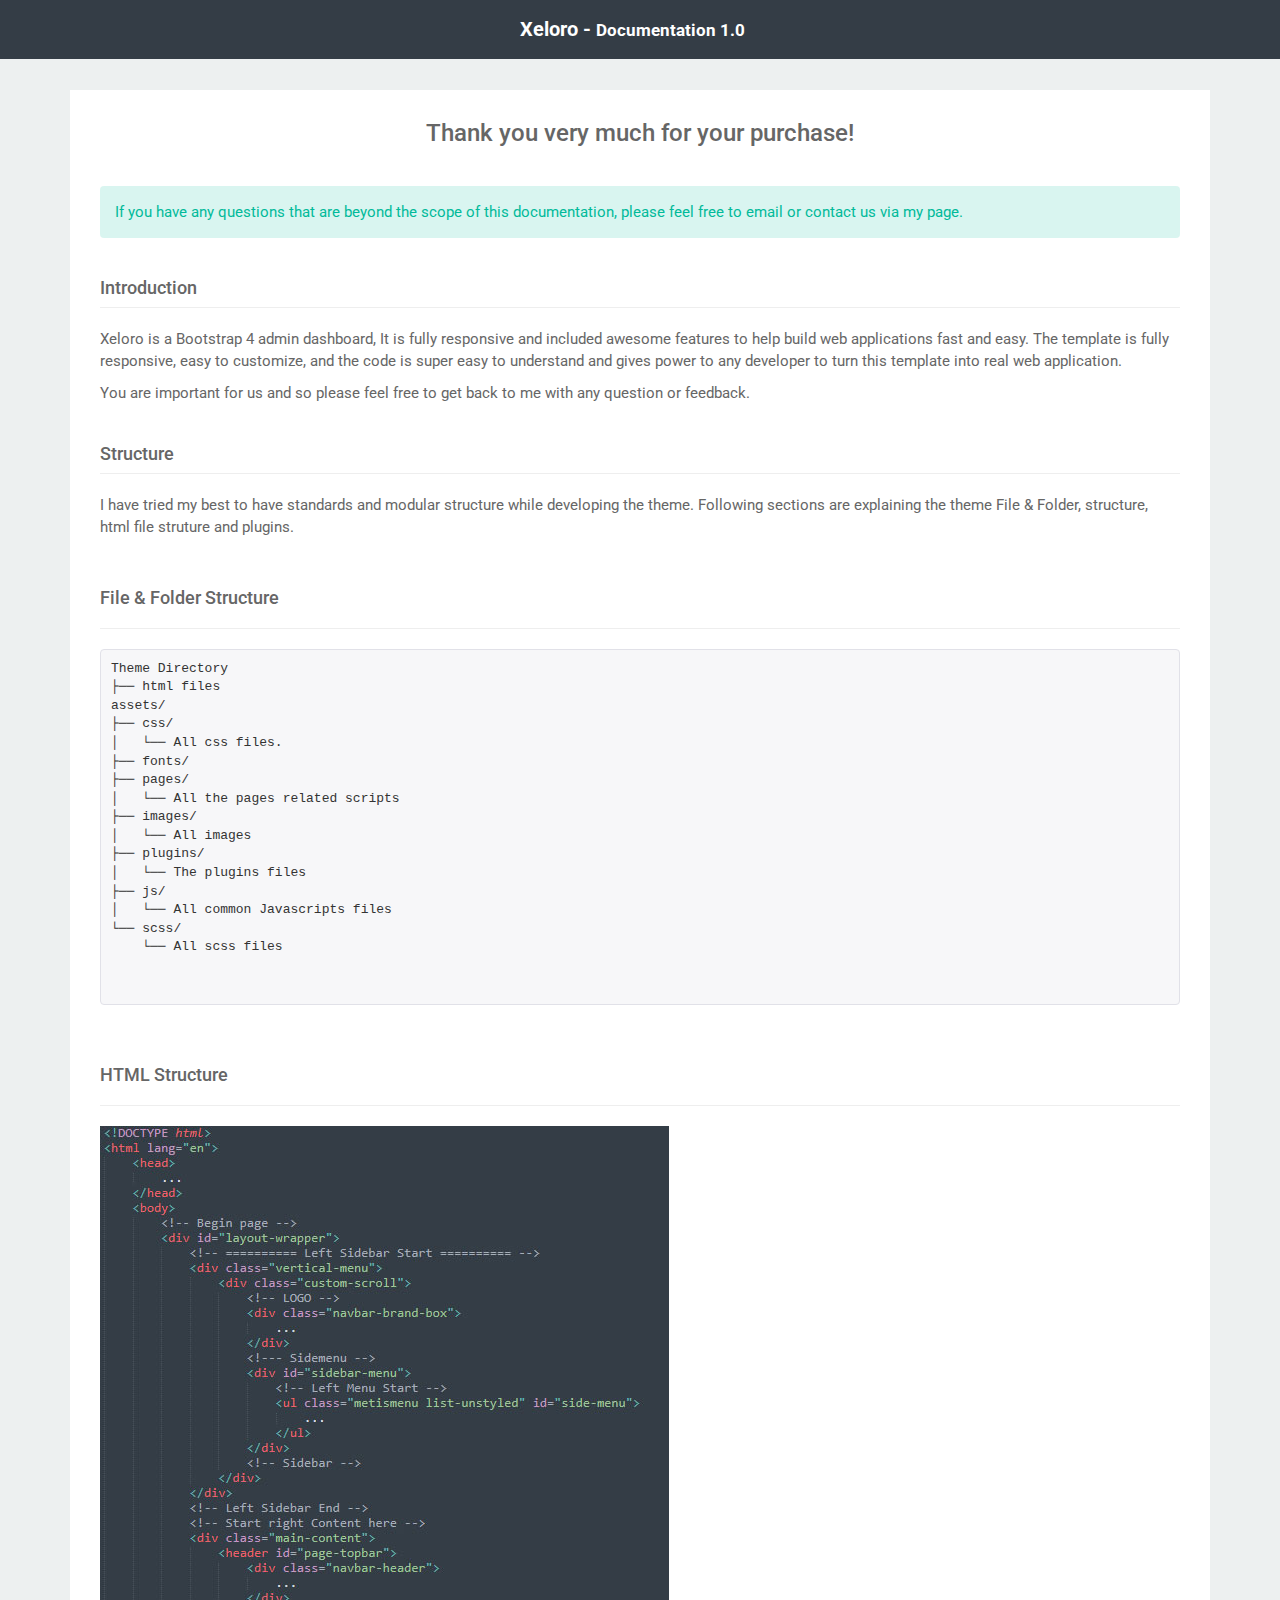
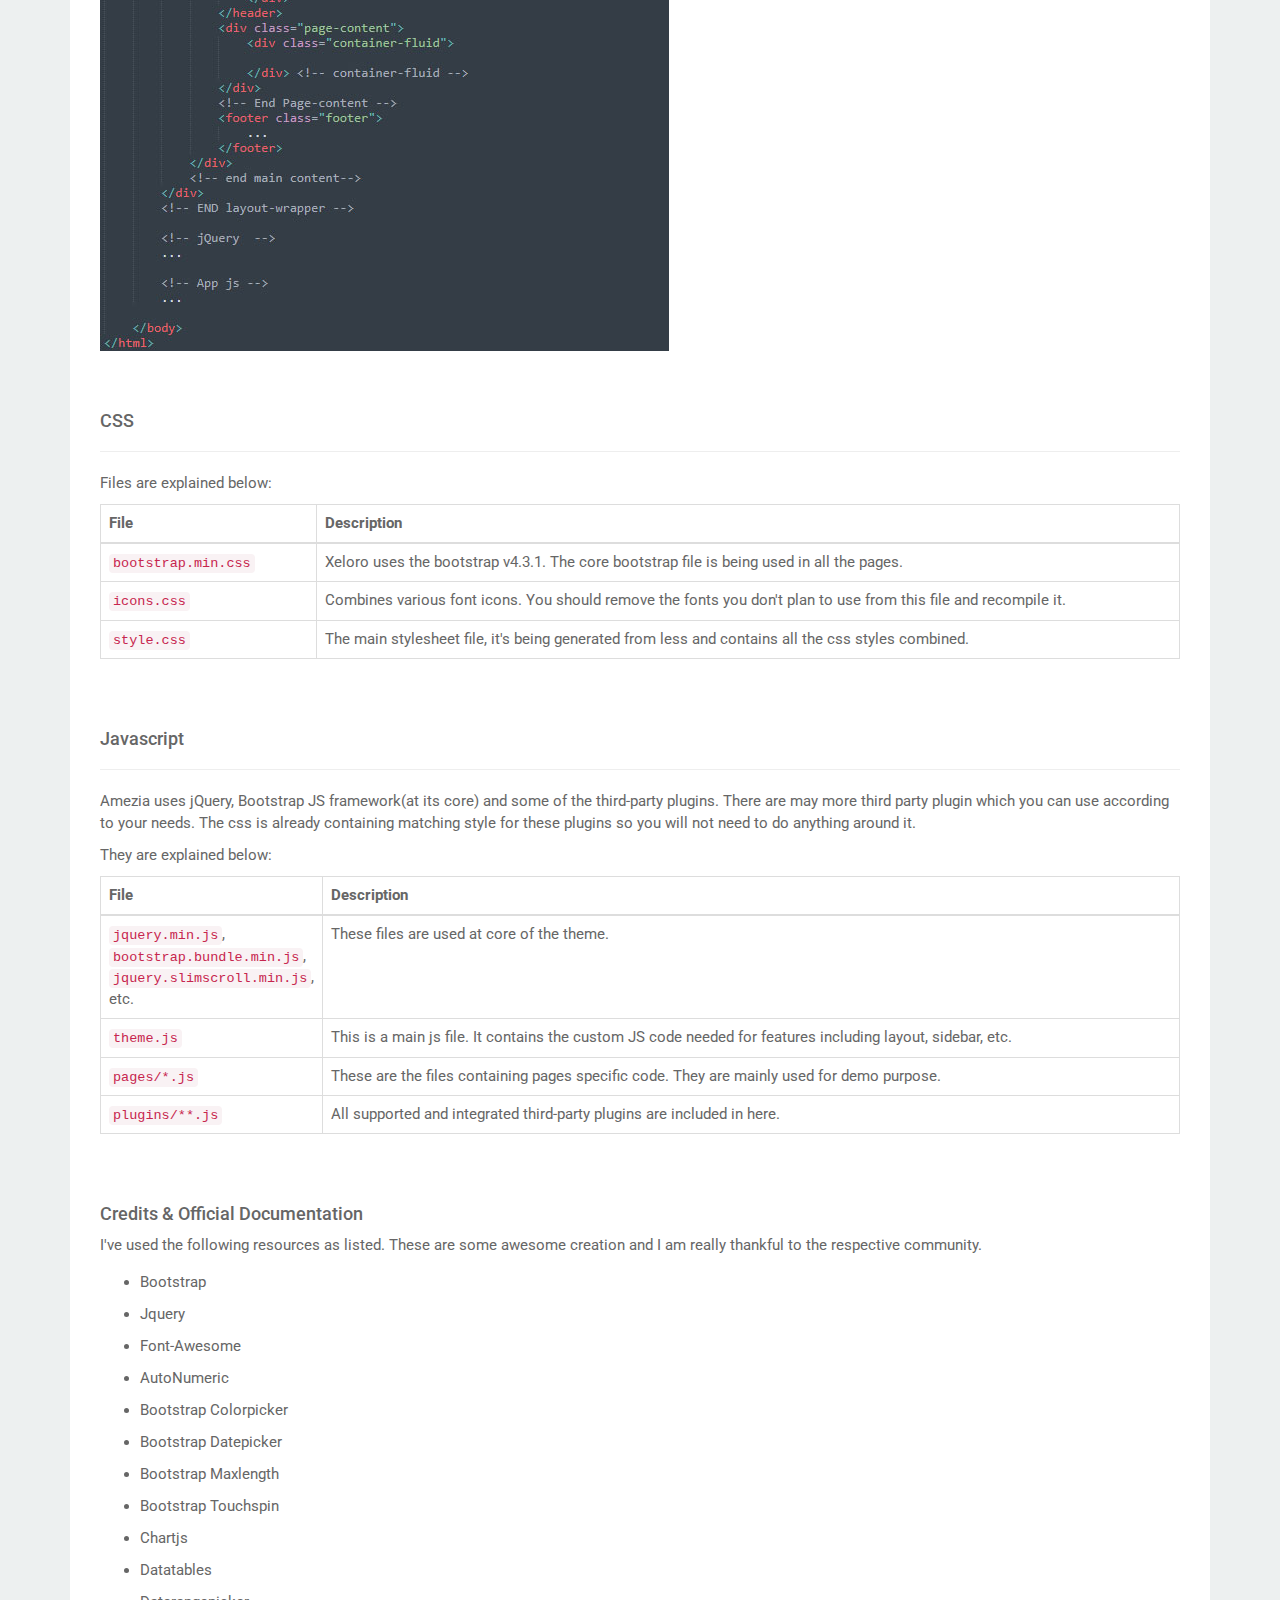
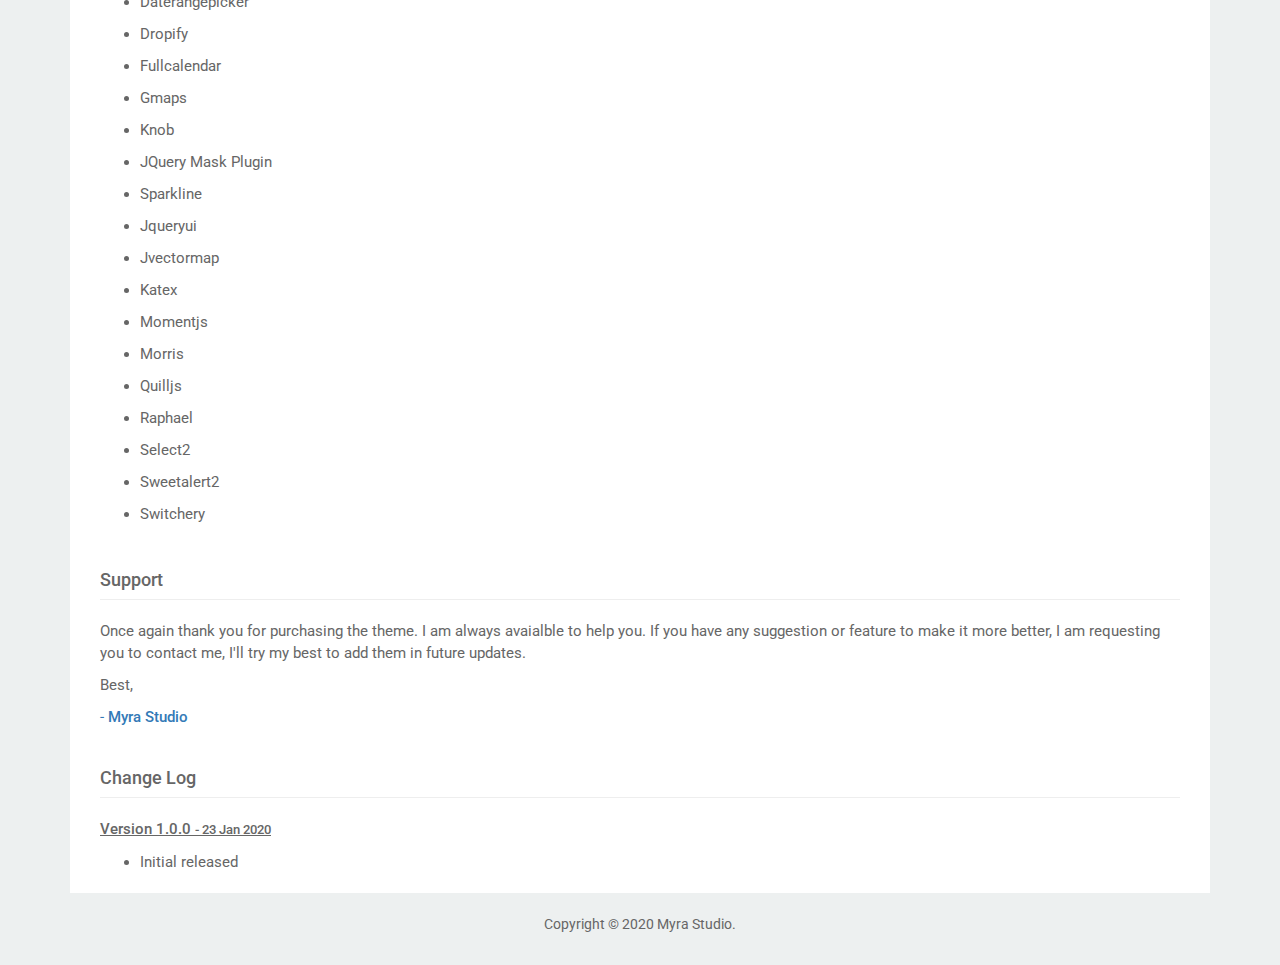
<file: plantilla/Documentation/index.html>
<!DOCTYPE html>
<html lang="en">

<head>
	<meta charset="utf-8" />
    <title> Xeloro - Admin & Dashboard Template</title>
    <meta name="viewport" content="width=device-width, initial-scale=1, shrink-to-fit=no">
    <meta content="Premium Multipurpose Admin & Dashboard Template" name="description" />
    <meta content="MyraStudio" name="author" />
    <meta http-equiv="X-UA-Compatible" content="IE=edge" />

    <link rel="shortcut icon" href="favicon.ico">

	<!-- Google-Fonts -->
	<link href="https://fonts.googleapis.com/css?family=Roboto:400,500,700" rel="stylesheet">

	<!-- Bootstrap Core CSS -->
	<link href="css/bootstrap.min.css" rel="stylesheet">

	<link rel="stylesheet" type="text/css" href="css/prettify.css" />

	<!-- Custom CSS -->
	<link href="css/styles.css" rel="stylesheet">

</head>

<body>

	<nav class="navbar navbar-default navbar-fixed-top">
  <div class="container">
    <!-- Brand and toggle get grouped for better mobile display -->
    <div class="navbar-header">
     
      <a class="navbar-brand" href="#">Xeloro - <small>Documentation 1.0</small></a>
    </div>

    <!-- Collect the nav links, forms, and other content for toggling -->
    <div class="collapse navbar-collapse" id="bs-example-navbar-collapse-1">
      
    </div><!-- /.navbar-collapse -->
  </div><!-- /.container-fluid -->
</nav>


	<div id="wrapper">

		<!-- Page Content -->
		<div id="page-content-wrapper">
			<div class="container">
				<div class="row">
					<div class="col-lg-12">
						<div class="right-bar">

							<div id="intro" class="com-container">

								<div id="structure" class="com-container">
									<h3 class="text-center">Thank you very much for your purchase!</h3>
									<div class="p-t-20">
											<div class="alert alert-success alert-dismissable">
												<p>If you have any questions that are beyond the scope of this documentation, please feel free to email or contact us via my page.</p>
											</div>
									</div>
								</div>

								<h4 class="page-header">Introduction</h4>

								<p>Xeloro is a Bootstrap 4 admin dashboard, It is fully responsive and included awesome features to help build web applications fast and easy. The template is fully responsive, easy to customize, and the code is super easy to understand and gives power to any developer to turn this template into real web application.
								</p>
								<p>
									You are important for us and so please feel free to get back to me with any question or feedback.
								</p>
								



									<div id="structure" class="com-container">
										<h4 class="page-header">Structure</h4>
										<p>I have tried my best to have standards and modular structure while developing the theme. Following sections are explaining the theme File &amp; Folder, structure, html file struture and plugins.</p>

										<div class="row p-t-20">
											<div class="col-sm-12">
												<h4>File &amp; Folder Structure</h4>
												<hr/>

												<pre class="prettyprint">
Theme Directory
├── html files
assets/
├── css/
│   └── All css files.
├── fonts/
├── pages/
│   └── All the pages related scripts
├── images/
│   └── All images
├── plugins/
│   └── The plugins files
├── js/
│   └── All common Javascripts files 
└── scss/
    └── All scss files


</pre>
										

											<div class="row">
												<div class="col-sm-12 p-t-30">
													<h4 class="title-main">HTML Structure</h4>
													<hr/>
													<p>
														<img src="html.jpg" alt="" class="img-responsive">
													</p>
												</div>
											</div>

											<div class="row">
												<div class="col-sm-12 p-t-30">
												<h4 class="title-main">CSS</h4>
												<hr/>
												
                                                <p>Files are explained below: </p>

                                                <table class="table table-bordered m-0">
													<thead>
														<tr>
															<th style="width: 20%;"><i class="ti-file"></i> File</th>
															<th>Description</th>
														</tr>
													</thead>
													<tbody>
														<tr>
															<td>
                                                                <code>bootstrap.min.css</code>
                                                            </td>
                                                            <td>
                                                                Xeloro uses the bootstrap v4.3.1. The core bootstrap file is being used in all the pages.
                                                            </td>
														</tr>

                                                         <tr>
															<td>
                                                                <code>icons.css</code>
                                                            </td>
                                                            <td>
                                                                Combines various font icons. You should remove the fonts you don't plan to use from this file and recompile it.
                                                            </td>
														</tr>
														<tr>
															<td>
                                                                <code>style.css</code>
                                                            </td>
                                                            <td>
                                                                The main stylesheet file, it's being generated from less and contains all the css styles combined.
                                                            </td>
														</tr>
                                                    </tbody>
                                                </table>

                                               
											</div>
											</div>
										</div>

										<div class="col-sm-12 p-t-30">
											<h4 class="title-main">Javascript</h4>
											<hr/>
											<p class="m-t-20">
                                                Amezia uses jQuery, Bootstrap JS framework(at its core) and some of the third-party plugins. There are may more third party plugin which you can use according to your needs. The css is already containing matching style for these plugins so you will not need to do anything around it.
                                            </p>

                                            <p>They are explained below: </p>

                                            <table class="table table-bordered m-0">
												<thead>
													<tr>
														<th style="width: 20%;"><i class="ti-file"></i> File</th>
														<th>Description</th>
													</tr>
												</thead>
												<tbody>
													<tr>
														<td>
                                                            <code>jquery.min.js</code>, <code>bootstrap.bundle.min.js</code>,
                                                            <code>jquery.slimscroll.min.js</code>, etc.
                                                            <!-- TODO -->
                                                        </td>
                                                        <td>
                                                            These files are used at core of the theme.
                                                        </td>
													</tr>
                                                    <tr>
														<td>
                                                            <code>theme.js</code>
                                                        </td>
                                                        <td>
                                                            This is a main js file. It contains the custom JS code needed for features including
                                                            layout, sidebar, etc.
                                                        </td>
													</tr>

                                                    <tr>
														<td>
                                                            <code>pages/*.js</code>
                                                        </td>
                                                        <td>
                                                            These are the files containing pages specific code. They are mainly used for demo purpose.
                                                        </td>
													</tr>

                                                    <tr>
														<td>
                                                            <code>plugins/**.js</code>
                                                        </td>
                                                        <td>
                                                            All supported and integrated third-party plugins are included in here.
                                                        </td>
													</tr>
                                                </tbody>
                                            </table>
										</div>
									</div>


										<div id="credits" class="com-container">
											<h4 class="title-main">Credits &amp; Official Documentation</h4>
											<p>I've used the following resources as listed. These are some awesome creation and I am really thankful to the respective community.</p>

											<ul class="credit-list">
								                <li><a href="http://getbootstrap.com/">Bootstrap</a></li>
								                <li><a href="https://jquery.com/">Jquery</a></li>
								                <li><a href="http://fortawesome.github.io/Font-Awesome/">Font-Awesome</a></li>
								                <li><a href="https://github.com/autoNumeric/autoNumeric">AutoNumeric</a></li>
								                <li><a href="https://farbelous.io/bootstrap-colorpicker/">Bootstrap Colorpicker</a></li>
								                <li><a href="https://github.com/uxsolutions/bootstrap-datepicker">Bootstrap Datepicker</a></li>
								                <li><a href="https://github.com/mimo84/bootstrap-maxlength">Bootstrap Maxlength</a></li>
								                <li><a href="http://www.virtuosoft.eu/code/bootstrap-touchspin/">Bootstrap Touchspin</a></li>
								                <li><a href="https://www.chartjs.org/">Chartjs</a></li>
								                <li><a href="https://datatables.net/">Datatables</a></li>
								                <li><a href="http://www.daterangepicker.com/">Daterangepicker</a></li>
								                <li><a href="http://jeremyfagis.github.io/dropify/">Dropify</a></li>
								                <li><a href="https://fullcalendar.io/">Fullcalendar</a></li>
								                <li><a href="https://github.com/hpneo/gmaps">Gmaps</a></li>
								                <li><a href="http://anthonyterrien.com/demo/knob/">Knob</a></li>
								                <li><a href="https://github.com/igorescobar/jQuery-Mask-Plugin">JQuery Mask Plugin</a></li>
								                <li><a href="https://omnipotent.net/jquery.sparkline/#s-about">Sparkline</a></li>
								                <li><a href="https://jqueryui.com/">Jqueryui</a></li>
								                <li><a href="http://jvectormap.com/">Jvectormap</a></li>
								                <li><a href="https://katex.org/">Katex</a></li>
								                <li><a href="https://momentjs.com/">Momentjs</a></li>
								                <li><a href="https://morrisjs.github.io/morris.js/">Morris</a></li>
								                <li><a href="https://quilljs.com/">Quilljs</a></li>
								                <li><a href="https://dmitrybaranovskiy.github.io/raphael/">Raphael</a></li>
								                <li><a href="https://select2.org/">Select2</a></li>
								                <li><a href="https://sweetalert2.github.io/">Sweetalert2</a></li>
								                <li><a href="https://abpetkov.github.io/switchery/">Switchery</a></li>
								            </ul>
										</div>

										<div id="support" class="com-container">
											<h4 class="page-header">Support</h4>
											<p class="m-t-20">
                                                Once again thank you for purchasing the theme. I am always avaialble to help you. If you have any suggestion or feature to make it more better, I am requesting you to contact me, I'll try my best to add them in future updates.
                                            </p>

                                                <p>
                                                    Best,
                                                </p>
                                                <p class="text-primary">
                                                    - <strong>Myra Studio</strong>
                                                </p>
										</div>

										<div id="changelog" class="com-container">
											<h4 class="page-header">Change Log</h4>

											
											<p style="text-decoration: underline; font-weight: 900;"><strong>Version 1.0.0 <small>- 23 Jan 2020</small></strong></p>
											
											<ul>
												<li>
													Initial released
												</li>
											</ul>
										</div>

									</div>
								</div>
							</div>
						</div>
					</div>
					<!-- /#page-content-wrapper -->

					<div class="text-center">
						<p class="copy">Copyright © 2020 Myra Studio.</p>
					</div>
				</div>
				<!-- /#wrapper -->

				<!-- jQuery -->
				<script src="js/jquery.js"></script>

				<!-- Bootstrap Core JavaScript -->
				<script src="js/bootstrap.min.js"></script>

				<script src="js/jquery.easing.min.js"></script>

				<script type="text/javascript" src="js/prettify.js"></script>

	</body>

</html>
</file>
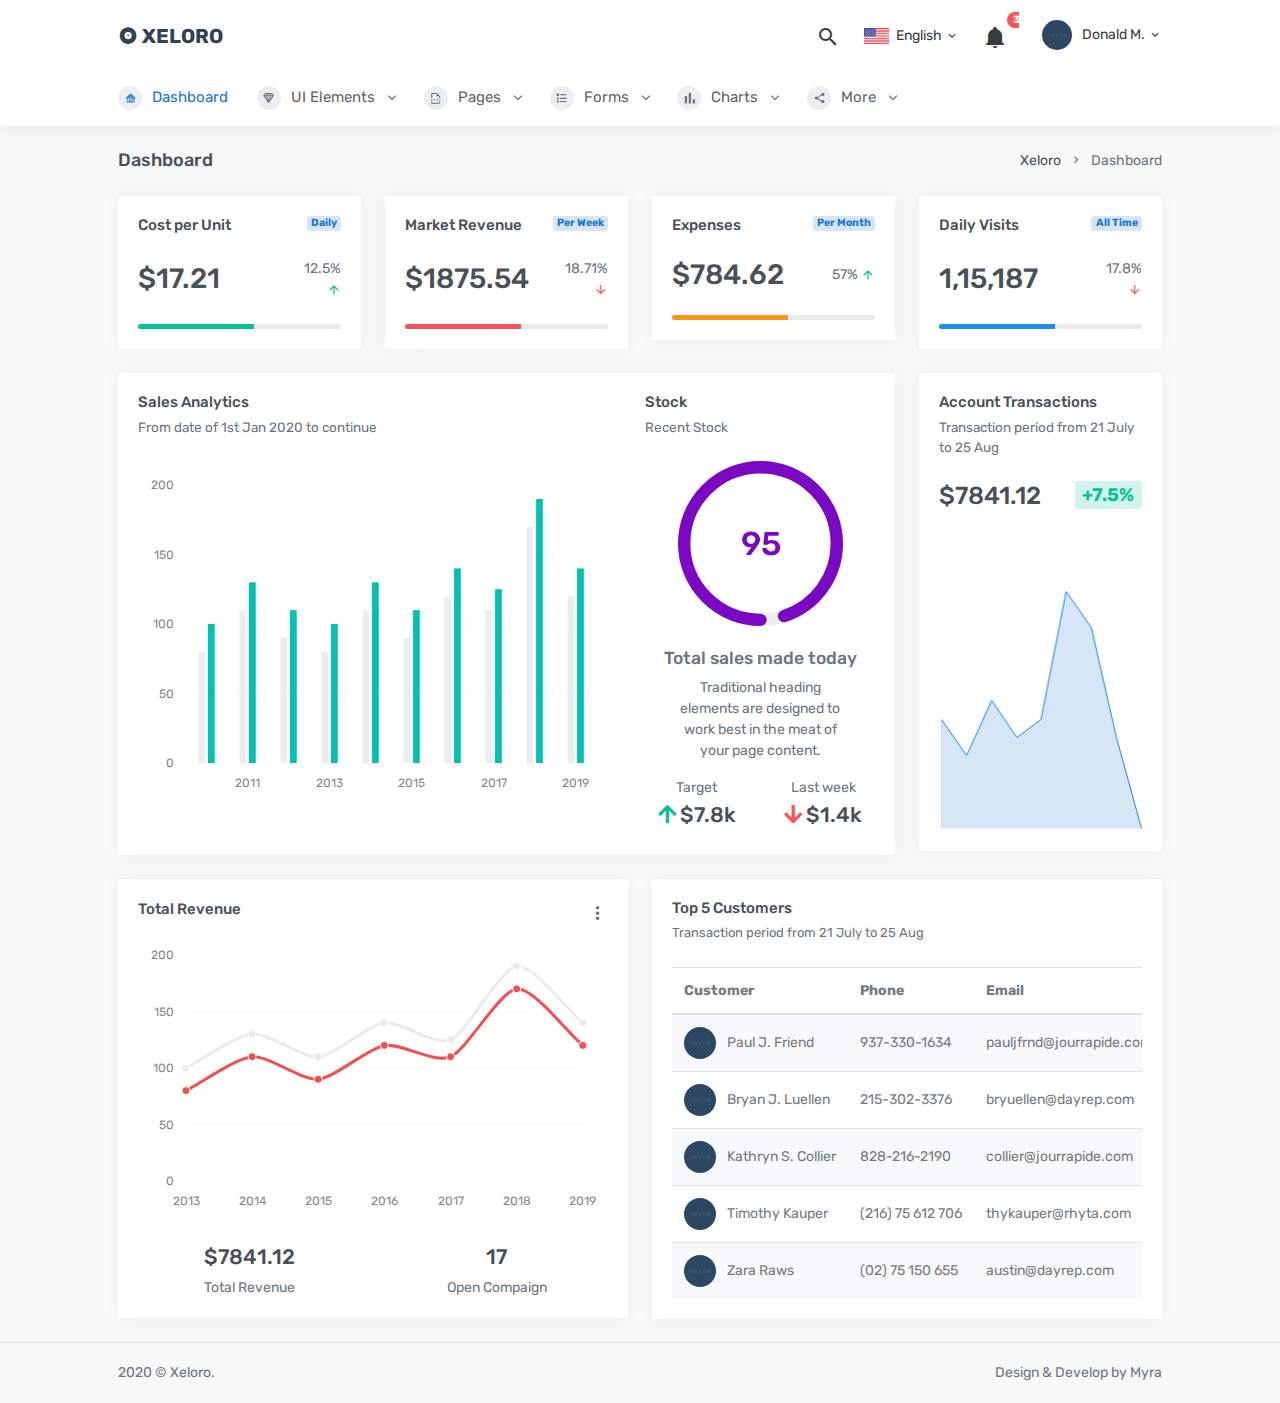
<file: plantilla/Admin/horizontal/index.html>
<!DOCTYPE html>
<html lang="en">

    <head>
        <meta charset="utf-8" />
        <title>Xeloro - Admin & Dashboard Template</title>
        <meta name="viewport" content="width=device-width, initial-scale=1, shrink-to-fit=no">
        <meta content="Premium Multipurpose Admin & Dashboard Template" name="description" />
        <meta content="MyraStudio" name="author" />
        <meta http-equiv="X-UA-Compatible" content="IE=edge" />

        <!-- App favicon -->
        <link rel="shortcut icon" href="assets/images/favicon.ico">

        <!-- App css -->
        <link href="assets/css/bootstrap.min.css" rel="stylesheet" type="text/css" />
        <link href="assets/css/icons.min.css" rel="stylesheet" type="text/css" />
        <link href="assets/css/theme.min.css" rel="stylesheet" type="text/css" />

    </head>

    <body>

        <!-- Begin page -->
        <div id="layout-wrapper">

            <div class="main-content">

                <header id="page-topbar">
                    <div class="navbar-header">
                        <!-- LOGO -->
                        <div class="navbar-brand-box d-flex align-items-left">
                            <a href="index.html" class="logo">
                                <i class="mdi mdi-album"></i>
                                <span>
                                    Xeloro
                                </span>
                            </a>

                            <button type="button" class="btn btn-sm mr-2 font-size-16 d-lg-none header-item waves-effect waves-light" data-toggle="collapse" data-target="#topnav-menu-content">
                                <i class="fa fa-fw fa-bars"></i>
                            </button>
                        </div>
        
                        <div class="d-flex align-items-center">
        
                            <div class="dropdown d-inline-block ml-2">
                                <button type="button" class="btn header-item noti-icon waves-effect waves-light" id="page-header-search-dropdown"
                                    data-toggle="dropdown" aria-haspopup="true" aria-expanded="false">
                                    <i class="mdi mdi-magnify"></i>
                                </button>
                                <div class="dropdown-menu dropdown-menu-lg dropdown-menu-right p-0"
                                    aria-labelledby="page-header-search-dropdown">
                                    
                                    <form class="p-3">
                                        <div class="form-group m-0">
                                            <div class="input-group">
                                                <input type="text" class="form-control" placeholder="Search ..." aria-label="Recipient's username">
                                                <div class="input-group-append">
                                                    <button class="btn btn-primary" type="submit"><i class="mdi mdi-magnify"></i></button>
                                                </div>
                                            </div>
                                        </div>
                                    </form>
                                </div>
                            </div>
        
                            <div class="dropdown d-inline-block">
                                <button type="button" class="btn header-item waves-effect waves-light"
                                    data-toggle="dropdown" aria-haspopup="true" aria-expanded="false">
                                    <img class="" src="assets/images/flags/us.jpg" alt="Header Language" height="16">
                                    <span class="d-none d-sm-inline-block ml-1">English</span>
                                    <i class="mdi mdi-chevron-down d-none d-sm-inline-block"></i>
                                </button>
                                <div class="dropdown-menu dropdown-menu-right">
                                    
                                    <!-- item-->
                                    <a href="javascript:void(0);" class="dropdown-item notify-item">
                                        <img src="assets/images/flags/spain.jpg" alt="user-image" class="mr-1" height="12"> <span class="align-middle">Spanish</span>
                                    </a>
        
                                    <!-- item-->
                                    <a href="javascript:void(0);" class="dropdown-item notify-item">
                                        <img src="assets/images/flags/germany.jpg" alt="user-image" class="mr-1" height="12"> <span class="align-middle">German</span>
                                    </a>
        
                                    <!-- item-->
                                    <a href="javascript:void(0);" class="dropdown-item notify-item">
                                        <img src="assets/images/flags/italy.jpg" alt="user-image" class="mr-1" height="12"> <span class="align-middle">Italian</span>
                                    </a>
        
                                    <!-- item-->
                                    <a href="javascript:void(0);" class="dropdown-item notify-item">
                                        <img src="assets/images/flags/russia.jpg" alt="user-image" class="mr-1" height="12"> <span class="align-middle">Russian</span>
                                    </a>
                                </div>
                            </div>
        
                            <div class="dropdown d-inline-block">
                                <button type="button" class="btn header-item noti-icon waves-effect waves-light" id="page-header-notifications-dropdown"
                                    data-toggle="dropdown" aria-haspopup="true" aria-expanded="false">
                                    <i class="mdi mdi-bell"></i>
                                    <span class="badge badge-danger badge-pill">3</span>
                                </button>
                                <div class="dropdown-menu dropdown-menu-lg dropdown-menu-right p-0"
                                    aria-labelledby="page-header-notifications-dropdown">
                                    <div class="p-3">
                                        <div class="row align-items-center">
                                            <div class="col">
                                                <h6 class="m-0"> Notifications </h6>
                                            </div>
                                            <div class="col-auto">
                                                <a href="#!" class="small"> View All</a>
                                            </div>
                                        </div>
                                    </div>
                                    <div data-simplebar style="max-height: 230px;">
                                        <a href="" class="text-reset notification-item">
                                            <div class="media">
                                                <img src="assets/images/users/avatar-2.jpg"
                                                    class="mr-3 rounded-circle avatar-xs" alt="user-pic">
                                                <div class="media-body">
                                                    <h6 class="mt-0 mb-1">Samuel Coverdale</h6>
                                                    <p class="font-size-12 mb-1">You have new follower on Instagram</p>
                                                    <p class="font-size-12 mb-0 text-muted"><i class="mdi mdi-clock-outline"></i> 2 min ago</p>
                                                </div>
                                            </div>
                                        </a>
                                        <a href="" class="text-reset notification-item">
                                            <div class="media">
                                                <div class="avatar-xs mr-3">
                                                    <span class="avatar-title bg-success rounded-circle">
                                                        <i class="mdi mdi-cloud-download-outline"></i>
                                                    </span>
                                                </div>
                                                <div class="media-body">
                                                    <h6 class="mt-0 mb-1">Download Available !</h6>
                                                    <p class="font-size-12 mb-1">Latest version of admin is now available. Please download here.</p>
                                                    <p class="font-size-12 mb-0 text-muted"><i class="mdi mdi-clock-outline"></i> 4 hours ago</p>
                                                </div>
                                            </div>
                                        </a>
                                        <a href="" class="text-reset notification-item">
                                            <div class="media">
                                                <img src="assets/images/users/avatar-3.jpg"
                                                    class="mr-3 rounded-circle avatar-xs" alt="user-pic">
                                                <div class="media-body">
                                                    <h6 class="mt-0 mb-1">Victoria Mendis</h6>
                                                    <p class="font-size-12 mb-1">Just upgraded to premium account.</p>
                                                    <p class="font-size-12 mb-0 text-muted"><i class="mdi mdi-clock-outline"></i> 1 day ago</p>
                                                </div>
                                            </div>
                                        </a>
                                    </div>
                                    <div class="p-2 border-top">
                                        <a class="btn btn-sm btn-light btn-block text-center" href="javascript:void(0)">
                                            <i class="mdi mdi-arrow-down-circle mr-1"></i> Load More..
                                        </a>
                                    </div>
                                </div>
                            </div>
        
                            <div class="dropdown d-inline-block ml-2">
                                <button type="button" class="btn header-item waves-effect waves-light"
                                    data-toggle="dropdown" aria-haspopup="true" aria-expanded="false">
                                    <img class="rounded-circle header-profile-user" src="assets/images/users/avatar-3.jpg"
                                        alt="Header Avatar">
                                    <span class="d-none d-sm-inline-block ml-1">Donald M.</span>
                                    <i class="mdi mdi-chevron-down d-none d-sm-inline-block"></i>
                                </button>
                                <div class="dropdown-menu dropdown-menu-right">
                                    <a class="dropdown-item d-flex align-items-center justify-content-between" href="javascript:void(0)">
                                        <span>Inbox</span>
                                        <span>
                                            <span class="badge badge-pill badge-info">3</span>
                                        </span>
                                    </a>
                                    <a class="dropdown-item d-flex align-items-center justify-content-between" href="javascript:void(0)">
                                        <span>Profile</span>
                                        <span>
                                            <span class="badge badge-pill badge-warning">1</span>
                                        </span>
                                    </a>
                                    <a class="dropdown-item d-flex align-items-center justify-content-between" href="javascript:void(0)">
                                        Settings
                                    </a>
                                    <a class="dropdown-item d-flex align-items-center justify-content-between" href="javascript:void(0)">
                                        <span>Lock Account</span>
                                    </a>
                                    <a class="dropdown-item d-flex align-items-center justify-content-between" href="javascript:void(0)">
                                        <span>Log Out</span>
                                    </a>
                                </div>
                            </div>
                            
                        </div>
                    </div>
                </header>

                <div class="topnav">
                    <div class="container-fluid">
                        <nav class="navbar navbar-light navbar-expand-lg topnav-menu">
                            
                            <div class="collapse navbar-collapse" id="topnav-menu-content">
                                <ul class="navbar-nav">
                                    <li class="nav-item">
                                        <a class="nav-link" href="index.html">
                                            <i class="mdi mdi-home-analytics"></i>Dashboard
                                        </a>
                                    </li>
                                
                                    <li class="nav-item dropdown">
                                        <a class="nav-link dropdown-toggle arrow-none" href="#" id="topnav-components" role="button" data-toggle="dropdown" aria-haspopup="true" aria-expanded="false">
                                            <i class="mdi mdi-diamond-stone"></i>UI Elements <div class="arrow-down"></div>
                                        </a>
                                        <div class="dropdown-menu" aria-labelledby="topnav-components">
                                            <a href="ui-buttons.html" class="dropdown-item">Buttons</a>
                                            <a href="ui-cards.html" class="dropdown-item">Cards</a>
                                            <a href="ui-carousel.html" class="dropdown-item">Carousel</a>
                                            <a href="ui-embeds.html" class="dropdown-item">Embeds</a>
                                            <a href="ui-general.html" class="dropdown-item">General</a>
                                            <a href="ui-grid.html" class="dropdown-item">Grid</a>
                                            <a href="ui-media-objects.html" class="dropdown-item">Media Objects</a>
                                            <a href="ui-modals.html" class="dropdown-item">Modals</a>
                                            <a href="ui-progressbars.html" class="dropdown-item">Progress Bars</a>
                                            <a href="ui-tabs.html" class="dropdown-item">Tabs</a>
                                            <a href="ui-typography.html" class="dropdown-item">Typography</a>
                                            <a href="ui-toasts.html" class="dropdown-item">Toasts</a>
                                            <a href="ui-tooltips-popovers.html" class="dropdown-item">Tooltips & Popovers</a>
                                            <a href="ui-scrollspy.html" class="dropdown-item">Scrollspy</a>
                                            <a href="ui-spinners.html" class="dropdown-item">Spinners</a>
                                            <a href="ui-sweetalerts.html" class="dropdown-item">Sweet Alerts</a>
                                        </div>
                                    </li>

                                    <li class="nav-item dropdown">
                                        <a class="nav-link dropdown-toggle arrow-none" href="#" id="topnav-pages" role="button" data-toggle="dropdown" aria-haspopup="true" aria-expanded="false">
                                            <i class="mdi mdi-format-page-break"></i>Pages <div class="arrow-down"></div>
                                        </a>
                                        <div class="dropdown-menu" aria-labelledby="topnav-pages">
                                            <div class="dropdown">
                                                <a class="dropdown-item dropdown-toggle arrow-none" href="#" id="topnav-auth" role="button" data-toggle="dropdown" aria-haspopup="true" aria-expanded="false">
                                                    Auth Pages <div class="arrow-down"></div>
                                                </a>
                                                <div class="dropdown-menu" aria-labelledby="topnav-auth">
                                                    <a href="auth-login.html" class="dropdown-item">Login</a>
                                                    <a href="auth-register.html" class="dropdown-item">Register</a>
                                                    <a href="auth-recoverpw.html" class="dropdown-item">Recover Password</a>
                                                    <a href="auth-lock-screen.html" class="dropdown-item">Lock Screen</a>
                                                    <a href="auth-404.html" class="dropdown-item">Error 404</a>
                                                    <a href="auth-500.html" class="dropdown-item">Error 500</a>
                                                </div>
                                            </div>
                                            <a href="pages-invoice.html" class="dropdown-item">Invoice</a>
                                            <a href="pages-starter.html" class="dropdown-item">Starter Page</a>
                                            <a href="pages-maintenance.html" class="dropdown-item">Maintenance</a>
                                            <a href="pages-faqs.html" class="dropdown-item">FAQs</a>
                                            <a href="pages-pricing.html" class="dropdown-item">Pricing</a>
                                        </div>
                                    </li>

                                   

                                    <li class="nav-item dropdown">
                                        <a class="nav-link dropdown-toggle arrow-none" href="#" id="topnav-forms" role="button" data-toggle="dropdown" aria-haspopup="true" aria-expanded="false">
                                            <i class="mdi mdi-format-list-bulleted-type"></i>Forms <div class="arrow-down"></div>
                                        </a>
                                        <div class="dropdown-menu" aria-labelledby="topnav-forms">
                                            <a href="forms-elements.html" class="dropdown-item">Elements</a>
                                            <a href="forms-plugins.html" class="dropdown-item">Plugins</a>
                                            <a href="forms-validation.html" class="dropdown-item">Validation</a>
                                            <a href="forms-mask.html" class="dropdown-item">Masks</a>
                                            <a href="forms-quilljs.html" class="dropdown-item">Quilljs</a>
                                            <a href="forms-uploads.html" class="dropdown-item">File Uploads</a>
                                        </div>
                                    </li>

                                    <li class="nav-item dropdown">
                                        <a class="nav-link dropdown-toggle arrow-none" href="#" id="topnav-charts" role="button" data-toggle="dropdown" aria-haspopup="true" aria-expanded="false">
                                            <i class="mdi mdi-poll"></i>Charts <div class="arrow-down"></div>
                                        </a>
                                        <div class="dropdown-menu" aria-labelledby="topnav-charts">
                                            <a href="charts-morris.html" class="dropdown-item">Morris</a>
                                            <a href="charts-google.html" class="dropdown-item">Google</a>
                                            <a href="charts-chartjs.html" class="dropdown-item">Chartjs</a>
                                            <a href="charts-sparkline.html" class="dropdown-item">Sparkline</a>
                                            <a href="charts-knob.html" class="dropdown-item">Jquery Knob</a>
                                        </div>
                                    </li>

                                    <li class="nav-item dropdown">
                                        <a class="nav-link dropdown-toggle arrow-none" href="#" id="topnav-more" role="button" data-toggle="dropdown" aria-haspopup="true" aria-expanded="false">
                                            <i class="mdi mdi-share-variant"></i>More <div class="arrow-down"></div>
                                        </a>
                                        <div class="dropdown-menu" aria-labelledby="topnav-more">
                                            <a href="calendar.html" class="dropdown-item">Calendar</a>
                                            <div class="dropdown">
                                                <a class="dropdown-item dropdown-toggle arrow-none" href="#" id="topnav-tables" role="button" data-toggle="dropdown" aria-haspopup="true" aria-expanded="false">
                                                    Tables <div class="arrow-down"></div>
                                                </a>
                                                <div class="dropdown-menu" aria-labelledby="topnav-tables">
                                                    <a href="tables-basic.html" class="dropdown-item">Basic Tables</a>
                                                    <a href="tables-datatables.html" class="dropdown-item">Data Tables</a>
                                                </div>
                                            </div>
                                            <div class="dropdown">
                                                <a class="dropdown-item dropdown-toggle arrow-none" href="#" id="topnav-icons" role="button" data-toggle="dropdown" aria-haspopup="true" aria-expanded="false">
                                                    Icons <div class="arrow-down"></div>
                                                </a>
                                                <div class="dropdown-menu" aria-labelledby="topnav-icons">
                                                    <a href="icons-feather.html" class="dropdown-item">Feather Icons</a>
                                                    <a href="icons-materialdesign.html" class="dropdown-item">Material Design</a>
                                                    <a href="icons-dripicons.html" class="dropdown-item">Dripicons</a>
                                                    <a href="icons-fontawesome.html" class="dropdown-item">Font awesome</a>
                                                </div>
                                            </div>
                                            <div class="dropdown">
                                                <a class="dropdown-item dropdown-toggle arrow-none" href="#" id="topnav-maps" role="button" data-toggle="dropdown" aria-haspopup="true" aria-expanded="false">
                                                    Maps <div class="arrow-down"></div>
                                                </a>
                                                <div class="dropdown-menu" aria-labelledby="topnav-maps">
                                                    <a href="maps-google.html" class="dropdown-item">Google Maps</a>
                                                    <a href="maps-vector.html" class="dropdown-item">Vector Maps</a>
                                                </div>
                                            </div>
                                        </div>
                                    </li>

                                </ul>
                            </div>
                        </nav>
                    </div>
                </div>                

                <div class="page-content">
                    <div class="container-fluid">
                        <!-- start page title -->
                        <div class="row">
                            <div class="col-12">
                                <div class="page-title-box d-flex align-items-center justify-content-between">
                                    <h4 class="mb-0 font-size-18">Dashboard</h4>
    
                                    <div class="page-title-right">
                                        <ol class="breadcrumb m-0">
                                            <li class="breadcrumb-item"><a href="javascript: void(0);">Xeloro</a></li>
                                            <li class="breadcrumb-item active">Dashboard</li>
                                        </ol>
                                    </div>
                                    
                                </div>
                            </div>
                        </div>     
                        <!-- end page title -->
    
                        <div class="row">
                            <div class="col-md-6 col-xl-3">
                                <div class="card">
                                    <div class="card-body">
                                        <div class="mb-4">
                                            <span class="badge badge-soft-primary float-right">Daily</span>
                                            <h5 class="card-title mb-0">Cost per Unit</h5>
                                        </div>
                                        <div class="row d-flex align-items-center mb-4">
                                            <div class="col-8">
                                                <h2 class="d-flex align-items-center mb-0">
                                                    $17.21
                                                </h2>
                                            </div>
                                            <div class="col-4 text-right">
                                                <span class="text-muted">12.5% <i
                                                        class="mdi mdi-arrow-up text-success"></i></span>
                                            </div>
                                        </div>

                                        <div class="progress shadow-sm" style="height: 5px;">
                                            <div class="progress-bar bg-success" role="progressbar" style="width: 57%;">
                                            </div>
                                        </div>
                                    </div>
                                    <!--end card body-->
                                </div><!-- end card-->
                            </div> <!-- end col-->

                            <div class="col-md-6 col-xl-3">
                                <div class="card">
                                    <div class="card-body">
                                        <div class="mb-4">
                                            <span class="badge badge-soft-primary float-right">Per Week</span>
                                            <h5 class="card-title mb-0">Market Revenue</h5>
                                        </div>
                                        <div class="row d-flex align-items-center mb-4">
                                            <div class="col-8">
                                                <h2 class="d-flex align-items-center mb-0">
                                                    $1875.54
                                                </h2>
                                            </div>
                                            <div class="col-4 text-right">
                                                <span class="text-muted">18.71% <i
                                                        class="mdi mdi-arrow-down text-danger"></i></span>
                                            </div>
                                        </div>

                                        <div class="progress shadow-sm" style="height: 5px;">
                                            <div class="progress-bar bg-danger" role="progressbar" style="width: 57%;">
                                            </div>
                                        </div>
                                    </div>
                                    <!--end card body-->
                                </div><!-- end card-->
                            </div> <!-- end col-->

                            <div class="col-md-6 col-xl-3">
                                <div class="card">
                                    <div class="card-body">
                                        <div class="mb-4">
                                            <span class="badge badge-soft-primary float-right">Per Month</span>
                                            <h5 class="card-title mb-0">Expenses</h5>
                                        </div>
                                        <div class="row d-flex align-items-center mb-4">
                                            <div class="col-8">
                                                <h2 class="d-flex align-items-center mb-0">
                                                    $784.62
                                                </h2>
                                            </div>
                                            <div class="col-4 text-right">
                                                <span class="text-muted">57% <i
                                                        class="mdi mdi-arrow-up text-success"></i></span>
                                            </div>
                                        </div>

                                        <div class="progress shadow-sm" style="height: 5px;">
                                            <div class="progress-bar bg-warning" role="progressbar" style="width: 57%;">
                                            </div>
                                        </div>
                                    </div>
                                    <!--end card body-->
                                </div>
                                <!--end card-->
                            </div> <!-- end col-->

                            <div class="col-md-6 col-xl-3">
                                <div class="card">
                                    <div class="card-body">
                                        <div class="mb-4">
                                            <span class="badge badge-soft-primary float-right">All Time</span>
                                            <h5 class="card-title mb-0">Daily Visits</h5>
                                        </div>
                                        <div class="row d-flex align-items-center mb-4">
                                            <div class="col-8">
                                                <h2 class="d-flex align-items-center mb-0">
                                                    1,15,187
                                                </h2>
                                            </div>
                                            <div class="col-4 text-right">
                                                <span class="text-muted">17.8% <i
                                                        class="mdi mdi-arrow-down text-danger"></i></span>
                                            </div>
                                        </div>

                                        <div class="progress shadow-sm" style="height: 5px;">
                                            <div class="progress-bar bg-info" role="progressbar" style="width: 57%;"></div>
                                        </div>
                                    </div>
                                    <!--end card body-->
                                </div><!-- end card-->
                            </div> <!-- end col-->
                        </div>
                        <!-- end row-->


                        <div class="row">
                            <div class="col-lg-9">

                                <div class="card">
                                    <div class="card-body">

                                        <div class="row">
                                            <div class="col-lg-8">
                                                <h4 class="card-title">Sales Analytics</h4>
                                                <p class="card-subtitle mb-4">From date of 1st Jan 2020 to continue</p>
                                                <div id="morris-bar-example" class="morris-chart"></div>
                                            </div>

                                            <div class="col-lg-4">

                                                <h4 class="card-title">Stock</h4>
                                                <p class="card-subtitle mb-4">Recent Stock</p>

                                                <div class="text-center">
                                                    <input data-plugin="knob" data-width="165" data-height="165"
                                                        data-linecap=round data-fgColor="#7a08c2" value="95"
                                                        data-skin="tron" data-angleOffset="180" data-readOnly=true
                                                        data-thickness=".15" />
                                                    <h5 class="text-muted mt-3">Total sales made today</h5>


                                                    <p class="text-muted w-75 mx-auto sp-line-2">Traditional heading
                                                        elements are
                                                        designed to work best in the meat of your page content.</p>

                                                    <div class="row mt-3">
                                                        <div class="col-6">
                                                            <p class="text-muted font-15 mb-1 text-truncate">Target</p>
                                                            <h4><i class="fas fa-arrow-up text-success mr-1"></i>$7.8k</h4>

                                                        </div>
                                                        <div class="col-6">
                                                            <p class="text-muted font-15 mb-1 text-truncate">Last week</p>
                                                            <h4><i class="fas fa-arrow-down text-danger mr-1"></i>$1.4k</h4>
                                                        </div>

                                                    </div>
                                                </div>

                                            </div>
                                        </div>
                                    </div>
                                    <!--end card body-->
                                </div> <!-- end card-->
                            </div> <!-- end col -->

                            <div class="col-lg-3">

                                <div class="card">
                                    <div class="card-body">
                                        <div class="row align-items-center">
                                            <div class="col">
                                                <h4 class="card-title">Account Transactions</h4>
                                                <p class="card-subtitle mb-4">Transaction period from 21 July to
                                                    25 Aug</p>
                                                <h3>$7841.12 <span class="badge badge-soft-success float-right">+7.5%</span></h3>
                                            </div>
                                        </div> <!-- end row -->

                                        <div id="sparkline1" class="mt-3"></div>
                                    </div>
                                    <!--end card body-->
                                </div>
                                <!--end card-->

                            </div><!-- end col -->

                        </div>
                        <!--end row-->


                        <div class="row">
                            <div class="col-lg-6">
                                <div class="card">
                                    <div class="card-body">
                                        <div class="dropdown float-right position-relative">
                                            <a href="#" class="dropdown-toggle h4 text-muted" data-toggle="dropdown"
                                                aria-expanded="false">
                                                <i class="mdi mdi-dots-vertical"></i>
                                            </a>
                                            <ul class="dropdown-menu dropdown-menu-right">
                                                <li><a href="#" class="dropdown-item">Action</a></li>
                                                <li><a href="#" class="dropdown-item">Another action</a></li>
                                                <li><a href="#" class="dropdown-item">Something else here</a></li>
                                                <li class="dropdown-divider"></li>
                                                <li><a href="#" class="dropdown-item">Separated link</a></li>
                                            </ul>
                                        </div>
                                        <h4 class="card-title d-inline-block">Total Revenue</h4>

                                        <div id="morris-line-example" class="morris-chart" style="height: 290px;"></div>

                                        <div class="row text-center mt-4">
                                            <div class="col-6">
                                                <h4>$7841.12</h4>
                                                <p class="text-muted mb-0">Total Revenue</p>
                                            </div>
                                            <div class="col-6">
                                                <h4>17</h4>
                                                <p class="text-muted mb-0">Open Compaign</p>
                                            </div>
                                        </div>

                                    </div>
                                    <!--end card body-->

                                </div>
                                <!--end card-->
                            </div>
                            <!--end col-->
                            <div class="col-lg-6">
                                <div class="card">
                                    <div class="card-body">

                                        <h4 class="card-title">Top 5 Customers</h4>
                                        <p class="card-subtitle mb-4 font-size-13">Transaction period from 21 July to 25 Aug
                                        </p>

                                        <div class="table-responsive">
                                            <table class="table table-centered table-striped table-nowrap mb-0">
                                                <thead>
                                                    <tr>
                                                        <th>Customer</th>
                                                        <th>Phone</th>
                                                        <th>Email</th>
                                                        <th>Location</th>
                                                        <th>Create Date</th>
                                                    </tr>
                                                </thead>
                                                <tbody>
                                                    <tr>
                                                        <td class="table-user">
                                                            <img src="assets/images/users/avatar-4.jpg" alt="table-user" class="mr-2 avatar-xs rounded-circle">
                                                            <a href="javascript:void(0);" class="text-body font-weight-semibold">Paul J. Friend</a>
                                                        </td>
                                                        <td>
                                                            937-330-1634
                                                        </td>
                                                        <td>
                                                            pauljfrnd@jourrapide.com
                                                        </td>
                                                        <td>
                                                            New York
                                                        </td>
                                                        <td>
                                                            07/07/2018
                                                        </td>
                                                    </tr>
                                                    
                                                    <tr>
                                                        <td class="table-user">
                                                            <img src="assets/images/users/avatar-3.jpg" alt="table-user" class="mr-2 avatar-xs rounded-circle">
                                                            <a href="javascript:void(0);" class="text-body font-weight-semibold">Bryan J. Luellen</a>
                                                        </td>
                                                        <td>
                                                            215-302-3376
                                                        </td>
                                                        <td>
                                                            bryuellen@dayrep.com
                                                        </td>
                                                        <td>
                                                            New York
                                                        </td>
                                                        <td>
                                                            09/12/2018
                                                        </td>
                                                    </tr>
                                                    <tr>
                                                        <td class="table-user">
                                                            <img src="assets/images/users/avatar-8.jpg" alt="table-user" class="mr-2 avatar-xs rounded-circle">
                                                            <a href="javascript:void(0);" class="text-body font-weight-semibold">Kathryn S. Collier</a>
                                                        </td>
                                                        <td>
                                                            828-216-2190
                                                        </td>
                                                        <td>
                                                            collier@jourrapide.com
                                                        </td>
                                                        <td>
                                                            Canada
                                                        </td>
                                                        <td>
                                                            06/30/2018
                                                        </td>
                                                    </tr>
                                                    <tr>
                                                        <td class="table-user">
                                                            <img src="assets/images/users/avatar-1.jpg" alt="table-user" class="mr-2 avatar-xs rounded-circle">
                                                            <a href="javascript:void(0);" class="text-body font-weight-semibold">Timothy Kauper</a>
                                                        </td>
                                                        <td>
                                                            (216) 75 612 706
                                                        </td>
                                                        <td>
                                                            thykauper@rhyta.com
                                                        </td>
                                                        <td>
                                                            Denmark
                                                        </td>
                                                        <td>
                                                            09/08/2018
                                                        </td>
                                                    </tr>
                                                    <tr>
                                                        <td class="table-user">
                                                            <img src="assets/images/users/avatar-5.jpg" alt="table-user" class="mr-2 avatar-xs rounded-circle">
                                                            <a href="javascript:void(0);" class="text-body font-weight-semibold">Zara Raws</a>
                                                        </td>
                                                        <td>
                                                            (02) 75 150 655
                                                        </td>
                                                        <td>
                                                            austin@dayrep.com
                                                        </td>
                                                        <td>
                                                            Germany
                                                        </td>
                                                        <td>
                                                            07/15/2018
                                                        </td>
                                                    </tr>
                                                    
                                                </tbody>
                                            </table>
                                        </div>

                                    </div>
                                    <!--end card body-->

                                </div>
                                <!--end card-->
                            </div>
                            <!--end col-->

                        </div>
                        <!--end row-->

                        
                    </div> <!-- container-fluid -->
                </div>
                <!-- End Page-content -->

                <footer class="footer">
                    <div class="container-fluid">
                        <div class="row">
                            <div class="col-md-6">
                                <div class="text-center text-lg-left">
                                    2020 © Xeloro.
                                </div>
                            </div>
                            <div class="col-md-6">
                                <div class="text-right d-none d-lg-block">
                                    Design & Develop by Myra
                                </div>
                            </div>
                        </div>
                    </div>
                </footer>

            </div>
            <!-- end main content-->

        </div>
        <!-- END layout-wrapper -->


        <!-- jQuery  -->
        <script src="assets/js/jquery.min.js"></script>
        <script src="assets/js/bootstrap.bundle.min.js"></script>
        <script src="assets/js/waves.js"></script>
        <script src="assets/js/simplebar.min.js"></script>

        <!-- Sparkline Js-->
        <script src="../plugins/jquery-sparkline/jquery.sparkline.min.js"></script>

        <!-- Chart Js-->
        <script src="../plugins/jquery-knob/jquery.knob.min.js"></script>

        <!-- Chart Custom Js-->
         <script src="assets/pages/knob-chart-demo.js"></script>

        <!-- Morris Js-->
        <script src="../plugins/morris-js/morris.min.js"></script>

        <!-- Raphael Js-->
        <script src="../plugins/raphael/raphael.min.js"></script>

        <!-- Custom Js -->
        <script src="assets/pages/dashboard-demo.js"></script>

        <!-- App js -->
        <script src="assets/js/theme.js"></script>

    </body>

</html>
</file>
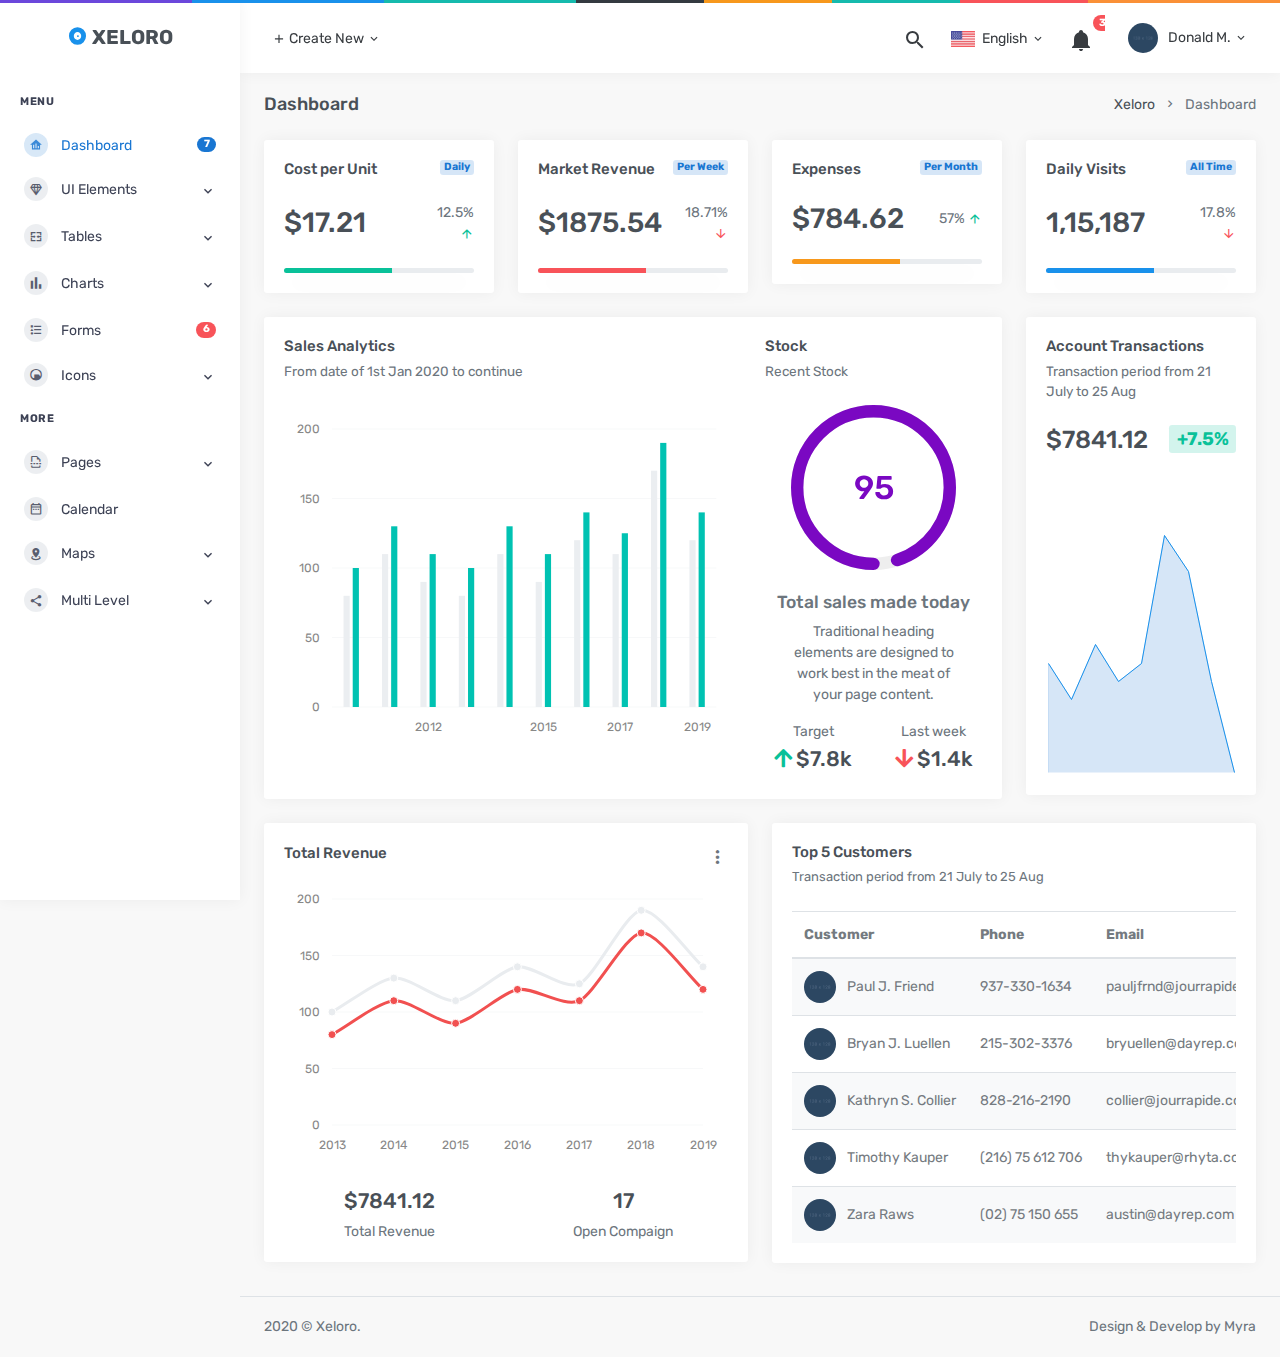
<file: plantilla/Admin/vertical/index.html>
<!DOCTYPE html>
<html lang="en">

    <head>
        <meta charset="utf-8" />
        <title> Xeloro - Admin & Dashboard Template</title>
        <meta name="viewport" content="width=device-width, initial-scale=1, shrink-to-fit=no">
        <meta content="Premium Multipurpose Admin & Dashboard Template" name="description" />
        <meta content="MyraStudio" name="author" />
        <meta http-equiv="X-UA-Compatible" content="IE=edge" />

        <!-- App favicon -->
        <link rel="shortcut icon" href="assets/images/favicon.ico">

        <!-- App css -->
        <link href="assets/css/bootstrap.min.css" rel="stylesheet" type="text/css" />
        <link href="assets/css/icons.min.css" rel="stylesheet" type="text/css" />
        <link href="assets/css/theme.min.css" rel="stylesheet" type="text/css" />

    </head>

    <body>

        <!-- Begin page -->
        <div id="layout-wrapper">
            <div class="header-border"></div>
            <header id="page-topbar">
                <div class="navbar-header">

                    <div class="d-flex align-items-left">
                        <button type="button" class="btn btn-sm mr-2 d-lg-none px-3 font-size-16 header-item waves-effect"
                            id="vertical-menu-btn">
                            <i class="fa fa-fw fa-bars"></i>
                        </button>

                        <div class="dropdown d-none d-sm-inline-block">
                            <button type="button" class="btn header-item waves-effect"
                                data-toggle="dropdown" aria-haspopup="true" aria-expanded="false">
                                <i class="mdi mdi-plus"></i> Create New
                                <i class="mdi mdi-chevron-down d-none d-sm-inline-block"></i>
                            </button>
                            <div class="dropdown-menu">

                                <!-- item-->
                                <a href="javascript:void(0);" class="dropdown-item notify-item">
                                    Application
                                </a>

                                <!-- item-->
                                <a href="javascript:void(0);" class="dropdown-item notify-item">
                                    Software
                                </a>

                                <!-- item-->
                                <a href="javascript:void(0);" class="dropdown-item notify-item">
                                    EMS System
                                </a>

                                <!-- item-->
                                <a href="javascript:void(0);" class="dropdown-item notify-item">
                                    CRM App
                                </a>
                            </div>
                        </div>
                    </div>

                    <div class="d-flex align-items-center">

                        <div class="dropdown d-none d-sm-inline-block ml-2">
                            <button type="button" class="btn header-item noti-icon waves-effect"
                                id="page-header-search-dropdown" data-toggle="dropdown" aria-haspopup="true"
                                aria-expanded="false">
                                <i class="mdi mdi-magnify"></i>
                            </button>
                            <div class="dropdown-menu dropdown-menu-lg dropdown-menu-right p-0"
                                aria-labelledby="page-header-search-dropdown">

                                <form class="p-3">
                                    <div class="form-group m-0">
                                        <div class="input-group">
                                            <input type="text" class="form-control" placeholder="Search ..."
                                                aria-label="Recipient's username">
                                            <div class="input-group-append">
                                                <button class="btn btn-primary" type="submit"><i
                                                        class="mdi mdi-magnify"></i></button>
                                            </div>
                                        </div>
                                    </div>
                                </form>
                            </div>
                        </div>

                        <div class="dropdown d-inline-block">
                            <button type="button" class="btn header-item waves-effect"
                                data-toggle="dropdown" aria-haspopup="true" aria-expanded="false">
                                <img class="" src="assets/images/flags/us.jpg" alt="Header Language" height="16">
                                <span class="d-none d-sm-inline-block ml-1">English</span>
                                <i class="mdi mdi-chevron-down d-none d-sm-inline-block"></i>
                            </button>
                            <div class="dropdown-menu dropdown-menu-right">

                                <!-- item-->
                                <a href="javascript:void(0);" class="dropdown-item notify-item">
                                    <img src="assets/images/flags/spain.jpg" alt="user-image" class="mr-1" height="12">
                                    <span class="align-middle">Spanish</span>
                                </a>

                                <!-- item-->
                                <a href="javascript:void(0);" class="dropdown-item notify-item">
                                    <img src="assets/images/flags/germany.jpg" alt="user-image" class="mr-1" height="12">
                                    <span class="align-middle">German</span>
                                </a>

                                <!-- item-->
                                <a href="javascript:void(0);" class="dropdown-item notify-item">
                                    <img src="assets/images/flags/italy.jpg" alt="user-image" class="mr-1" height="12">
                                    <span class="align-middle">Italian</span>
                                </a>

                                <!-- item-->
                                <a href="javascript:void(0);" class="dropdown-item notify-item">
                                    <img src="assets/images/flags/russia.jpg" alt="user-image" class="mr-1" height="12">
                                    <span class="align-middle">Russian</span>
                                </a>
                            </div>
                        </div>

                        <div class="dropdown d-inline-block">
                            <button type="button" class="btn header-item noti-icon waves-effect"
                                id="page-header-notifications-dropdown" data-toggle="dropdown" aria-haspopup="true"
                                aria-expanded="false">
                                <i class="mdi mdi-bell"></i>
                                <span class="badge badge-danger badge-pill">3</span>
                            </button>
                            <div class="dropdown-menu dropdown-menu-lg dropdown-menu-right p-0"
                                aria-labelledby="page-header-notifications-dropdown">
                                <div class="p-3">
                                    <div class="row align-items-center">
                                        <div class="col">
                                            <h6 class="m-0"> Notifications </h6>
                                        </div>
                                        <div class="col-auto">
                                            <a href="#!" class="small"> View All</a>
                                        </div>
                                    </div>
                                </div>
                                <div data-simplebar style="max-height: 230px;">
                                    <a href="" class="text-reset notification-item">
                                        <div class="media">
                                            <img src="assets/images/users/avatar-2.jpg"
                                                class="mr-3 rounded-circle avatar-xs" alt="user-pic">
                                            <div class="media-body">
                                                <h6 class="mt-0 mb-1">Samuel Coverdale</h6>
                                                <p class="font-size-12 mb-1">You have new follower on Instagram</p>
                                                <p class="font-size-12 mb-0 text-muted"><i
                                                        class="mdi mdi-clock-outline"></i> 2 min ago</p>
                                            </div>
                                        </div>
                                    </a>
                                    <a href="" class="text-reset notification-item">
                                        <div class="media">
                                            <div class="avatar-xs mr-3">
                                                <span class="avatar-title bg-success rounded-circle">
                                                    <i class="mdi mdi-cloud-download-outline"></i>
                                                </span>
                                            </div>
                                            <div class="media-body">
                                                <h6 class="mt-0 mb-1">Download Available !</h6>
                                                <p class="font-size-12 mb-1">Latest version of admin is now available.
                                                    Please download here.</p>
                                                <p class="font-size-12 mb-0 text-muted"><i
                                                        class="mdi mdi-clock-outline"></i> 4 hours ago</p>
                                            </div>
                                        </div>
                                    </a>
                                    <a href="" class="text-reset notification-item">
                                        <div class="media">
                                            <img src="assets/images/users/avatar-3.jpg"
                                                class="mr-3 rounded-circle avatar-xs" alt="user-pic">
                                            <div class="media-body">
                                                <h6 class="mt-0 mb-1">Victoria Mendis</h6>
                                                <p class="font-size-12 mb-1">Just upgraded to premium account.</p>
                                                <p class="font-size-12 mb-0 text-muted"><i
                                                        class="mdi mdi-clock-outline"></i> 1 day ago</p>
                                            </div>
                                        </div>
                                    </a>
                                </div>
                                <div class="p-2 border-top">
                                    <a class="btn btn-sm btn-light btn-block text-center" href="javascript:void(0)">
                                        <i class="mdi mdi-arrow-down-circle mr-1"></i> Load More..
                                    </a>
                                </div>
                            </div>
                        </div>

                        <div class="dropdown d-inline-block ml-2">
                            <button type="button" class="btn header-item waves-effect"
                                data-toggle="dropdown" aria-haspopup="true" aria-expanded="false">
                                <img class="rounded-circle header-profile-user" src="assets/images/users/avatar-2.jpg"
                                    alt="Header Avatar">
                                <span class="d-none d-sm-inline-block ml-1">Donald M.</span>
                                <i class="mdi mdi-chevron-down d-none d-sm-inline-block"></i>
                            </button>
                            <div class="dropdown-menu dropdown-menu-right">
                                <a class="dropdown-item d-flex align-items-center justify-content-between"
                                    href="javascript:void(0)">
                                    <span>Inbox</span>
                                    <span>
                                        <span class="badge badge-pill badge-info">3</span>
                                    </span>
                                </a>
                                <a class="dropdown-item d-flex align-items-center justify-content-between"
                                    href="javascript:void(0)">
                                    <span>Profile</span>
                                    <span>
                                        <span class="badge badge-pill badge-warning">1</span>
                                    </span>
                                </a>
                                <a class="dropdown-item d-flex align-items-center justify-content-between"
                                    href="javascript:void(0)">
                                    Settings
                                </a>
                                <a class="dropdown-item d-flex align-items-center justify-content-between"
                                    href="javascript:void(0)">
                                    <span>Lock Account</span>
                                </a>
                                <a class="dropdown-item d-flex align-items-center justify-content-between"
                                    href="javascript:void(0)">
                                    <span>Log Out</span>
                                </a>
                            </div>
                        </div>

                    </div>
                </div>
            </header>

            <!-- ========== Left Sidebar Start ========== -->
            <div class="vertical-menu">

                <div data-simplebar class="h-100">

                    <div class="navbar-brand-box">
                        <a href="index.html" class="logo">
                            <i class="mdi mdi-album"></i>
                            <span>
                                Xeloro
                            </span>
                        </a>
                    </div>

                    <!--- Sidemenu -->
                    <div id="sidebar-menu">
                        <!-- Left Menu Start -->
                        <ul class="metismenu list-unstyled" id="side-menu">
                            <li class="menu-title">Menu</li>

                            <li>
                                <a href="index.html" class="waves-effect"><i class="mdi mdi-home-analytics"></i><span
                                        class="badge badge-pill badge-primary float-right">7</span><span>Dashboard</span></a>
                            </li>

                            <li>
                                <a href="javascript: void(0);" class="has-arrow waves-effect"><i
                                        class="mdi mdi-diamond-stone"></i><span>UI Elements</span></a>
                                <ul class="sub-menu" aria-expanded="false">
                                    <li><a href="ui-buttons.html">Buttons</a></li>
                                    <li><a href="ui-cards.html">Cards</a></li>
                                    <li><a href="ui-carousel.html">Carousel</a>
                                    <li><a href="ui-embeds.html">Embeds</a>
                                    <li><a href="ui-general.html">General</a></li>
                                    <li><a href="ui-grid.html">Grid</a></li>
                                    <li><a href="ui-media-objects.html">Media Objects</a></li>
                                    <li><a href="ui-modals.html">Modals</a></li>
                                    <li><a href="ui-progressbars.html">Progress Bars</a></li>
                                    <li><a href="ui-tabs.html">Tabs</a></li>
                                    <li><a href="ui-typography.html">Typography</a></li>
                                    <li><a href="ui-toasts.html">Toasts</a></li>
                                    <li><a href="ui-tooltips-popovers.html">Tooltips & Popovers</a></li>
                                    <li><a href="ui-scrollspy.html">Scrollspy</a></li>
                                    <li><a href="ui-spinners.html">Spinners</a></li>
                                    <li><a href="ui-sweetalerts.html">Sweet Alerts</a></li>
                                </ul>
                            </li>

                            <li>
                                <a href="javascript: void(0);" class="has-arrow waves-effect"><i
                                        class="mdi mdi-table-merge-cells"></i><span>Tables</span></a>
                                <ul class="sub-menu" aria-expanded="false">
                                    <li><a href="tables-basic.html">Basic Tables</a></li>
                                    <li><a href="tables-datatables.html">Data Tables</a></li>
                                </ul>
                            </li>

                            <li>
                                <a href="javascript: void(0);" class="has-arrow waves-effect"><i
                                        class="mdi mdi-poll"></i><span>Charts</span></a>
                                <ul class="sub-menu" aria-expanded="false">
                                    <li><a href="charts-morris.html">Morris</a></li>
                                    <li><a href="charts-google.html">Google</a></li>
                                    <li><a href="charts-chartjs.html">Chartjs</a></li>
                                    <li><a href="charts-sparkline.html">Sparkline</a></li>
                                    <li><a href="charts-knob.html">Jquery Knob</a></li>
                                </ul>
                            </li>

                            <li>
                                <a href="javascript: void(0);" class="waves-effect"><i
                                        class="mdi mdi-format-list-bulleted-type"></i><span
                                        class="badge badge-pill badge-danger float-right">6</span><span>Forms</span></a>
                                <ul class="sub-menu" aria-expanded="false">
                                    <li><a href="forms-elements.html">Elements</a></li>
                                    <li><a href="forms-plugins.html">Plugins</a></li>
                                    <li><a href="forms-validation.html">Validation</a></li>
                                    <li><a href="forms-mask.html">Masks</a></li>
                                    <li><a href="forms-quilljs.html">Quilljs</a></li>
                                    <li><a href="forms-uploads.html">File Uploads</a></li>
                                </ul>
                            </li>

                            <li>
                                <a href="javascript: void(0);" class="has-arrow waves-effect"><i
                                        class="mdi mdi-black-mesa"></i><span>Icons</span></a>
                                <ul class="sub-menu" aria-expanded="false">
                                    <li><a href="icons-materialdesign.html">Material Design</a></li>
                                    <li><a href="icons-fontawesome.html">Font awesome</a></li>
                                    <li><a href="icons-dripicons.html">Dripicons</a></li>
                                    <li><a href="icons-feather.html">Feather Icons</a></li>
                                </ul>
                            </li>

                            <li class="menu-title">More</li>

                            <li>
                                <a href="javascript: void(0);" class="has-arrow waves-effect"><i
                                        class="mdi mdi-format-page-break"></i><span>Pages</span></a>
                                <ul class="sub-menu" aria-expanded="false">
                                    <li><a href="pages-invoice.html">Invoice</a></li>
                                    <li><a href="pages-starter.html">Starter Page</a></li>
                                    <li><a href="pages-maintenance.html">Maintenance</a></li>
                                    <li><a href="pages-faqs.html">FAQs</a></li>
                                    <li><a href="pages-pricing.html">Pricing</a></li>
                                    <li><a href="pages-login.html">Login</a></li>
                                    <li><a href="pages-register.html">Register</a></li>
                                    <li><a href="pages-recoverpw.html">Recover Password</a></li>
                                    <li><a href="pages-lock-screen.html">Lock Screen</a></li>
                                    <li><a href="pages-404.html">Error 404</a></li>
                                    <li><a href="pages-500.html">Error 500</a></li>
                                </ul>
                            </li>

                            <li><a href="calendar.html" class=" waves-effect"><i
                                        class="mdi mdi-calendar-range-outline"></i><span>Calendar</span></a></li>

                            <li>
                                <a href="javascript: void(0);" class="has-arrow waves-effect"><i
                                        class="mdi mdi-map-marker-radius"></i><span>Maps</span></a>
                                <ul class="sub-menu" aria-expanded="false">
                                    <li><a href="maps-google.html">Google Maps</a></li>
                                    <li><a href="maps-vector.html">Vector Maps</a></li>
                                </ul>
                            </li>

                            <li>
                                <a href="javascript: void(0);" class="has-arrow waves-effect"><i
                                        class="mdi mdi-share-variant"></i><span>Multi Level</span></a>
                                <ul class="sub-menu" aria-expanded="true">
                                    <li><a href="javascript: void(0);">Level 1.1</a></li>
                                    <li><a href="javascript: void(0);" class="has-arrow">Level 1.2</a>
                                        <ul class="sub-menu" aria-expanded="true">
                                            <li><a href="javascript: void(0);">Level 2.1</a></li>
                                            <li><a href="javascript: void(0);">Level 2.2</a></li>
                                        </ul>
                                    </li>
                                </ul>
                            </li>

                        </ul>
                    </div>
                    <!-- Sidebar -->
                </div>
            </div>
            <!-- Left Sidebar End -->

            <!-- ============================================================== -->
            <!-- Start right Content here -->
            <!-- ============================================================== -->
            <div class="main-content">

                <div class="page-content">
                    <div class="container-fluid">

                        <!-- start page title -->
                        <div class="row">
                            <div class="col-12">
                                <div class="page-title-box d-flex align-items-center justify-content-between">
                                    <h4 class="mb-0 font-size-18">Dashboard</h4>

                                    <div class="page-title-right">
                                        <ol class="breadcrumb m-0">
                                            <li class="breadcrumb-item"><a href="javascript: void(0);">Xeloro</a></li>
                                            <li class="breadcrumb-item active">Dashboard</li>
                                        </ol>
                                    </div>

                                </div>
                            </div>
                        </div>
                        <!-- end page title -->

                        <div class="row">
                            <div class="col-md-6 col-xl-3">
                                <div class="card">
                                    <div class="card-body">
                                        <div class="mb-4">
                                            <span class="badge badge-soft-primary float-right">Daily</span>
                                            <h5 class="card-title mb-0">Cost per Unit</h5>
                                        </div>
                                        <div class="row d-flex align-items-center mb-4">
                                            <div class="col-8">
                                                <h2 class="d-flex align-items-center mb-0">
                                                    $17.21
                                                </h2>
                                            </div>
                                            <div class="col-4 text-right">
                                                <span class="text-muted">12.5% <i
                                                        class="mdi mdi-arrow-up text-success"></i></span>
                                            </div>
                                        </div>

                                        <div class="progress shadow-sm" style="height: 5px;">
                                            <div class="progress-bar bg-success" role="progressbar" style="width: 57%;">
                                            </div>
                                        </div>
                                    </div>
                                    <!--end card body-->
                                </div><!-- end card-->
                            </div> <!-- end col-->

                            <div class="col-md-6 col-xl-3">
                                <div class="card">
                                    <div class="card-body">
                                        <div class="mb-4">
                                            <span class="badge badge-soft-primary float-right">Per Week</span>
                                            <h5 class="card-title mb-0">Market Revenue</h5>
                                        </div>
                                        <div class="row d-flex align-items-center mb-4">
                                            <div class="col-8">
                                                <h2 class="d-flex align-items-center mb-0">
                                                    $1875.54
                                                </h2>
                                            </div>
                                            <div class="col-4 text-right">
                                                <span class="text-muted">18.71% <i
                                                        class="mdi mdi-arrow-down text-danger"></i></span>
                                            </div>
                                        </div>

                                        <div class="progress shadow-sm" style="height: 5px;">
                                            <div class="progress-bar bg-danger" role="progressbar" style="width: 57%;">
                                            </div>
                                        </div>
                                    </div>
                                    <!--end card body-->
                                </div><!-- end card-->
                            </div> <!-- end col-->

                            <div class="col-md-6 col-xl-3">
                                <div class="card">
                                    <div class="card-body">
                                        <div class="mb-4">
                                            <span class="badge badge-soft-primary float-right">Per Month</span>
                                            <h5 class="card-title mb-0">Expenses</h5>
                                        </div>
                                        <div class="row d-flex align-items-center mb-4">
                                            <div class="col-8">
                                                <h2 class="d-flex align-items-center mb-0">
                                                    $784.62
                                                </h2>
                                            </div>
                                            <div class="col-4 text-right">
                                                <span class="text-muted">57% <i
                                                        class="mdi mdi-arrow-up text-success"></i></span>
                                            </div>
                                        </div>

                                        <div class="progress shadow-sm" style="height: 5px;">
                                            <div class="progress-bar bg-warning" role="progressbar" style="width: 57%;">
                                            </div>
                                        </div>
                                    </div>
                                    <!--end card body-->
                                </div>
                                <!--end card-->
                            </div> <!-- end col-->

                            <div class="col-md-6 col-xl-3">
                                <div class="card">
                                    <div class="card-body">
                                        <div class="mb-4">
                                            <span class="badge badge-soft-primary float-right">All Time</span>
                                            <h5 class="card-title mb-0">Daily Visits</h5>
                                        </div>
                                        <div class="row d-flex align-items-center mb-4">
                                            <div class="col-8">
                                                <h2 class="d-flex align-items-center mb-0">
                                                    1,15,187
                                                </h2>
                                            </div>
                                            <div class="col-4 text-right">
                                                <span class="text-muted">17.8% <i
                                                        class="mdi mdi-arrow-down text-danger"></i></span>
                                            </div>
                                        </div>

                                        <div class="progress shadow-sm" style="height: 5px;">
                                            <div class="progress-bar bg-info" role="progressbar" style="width: 57%;"></div>
                                        </div>
                                    </div>
                                    <!--end card body-->
                                </div><!-- end card-->
                            </div> <!-- end col-->
                        </div>
                        <!-- end row-->


                        <div class="row">
                            <div class="col-lg-9">

                                <div class="card">
                                    <div class="card-body">

                                        <div class="row">
                                            <div class="col-lg-8">
                                                <h4 class="card-title">Sales Analytics</h4>
                                                <p class="card-subtitle mb-4">From date of 1st Jan 2020 to continue</p>
                                                <div id="morris-bar-example" class="morris-chart"></div>
                                            </div>

                                            <div class="col-lg-4">

                                                <h4 class="card-title">Stock</h4>
                                                <p class="card-subtitle mb-4">Recent Stock</p>

                                                <div class="text-center">
                                                    <input data-plugin="knob" data-width="165" data-height="165"
                                                        data-linecap=round data-fgColor="#7a08c2" value="95"
                                                        data-skin="tron" data-angleOffset="180" data-readOnly=true
                                                        data-thickness=".15" />
                                                    <h5 class="text-muted mt-3">Total sales made today</h5>


                                                    <p class="text-muted w-75 mx-auto sp-line-2">Traditional heading
                                                        elements are
                                                        designed to work best in the meat of your page content.</p>

                                                    <div class="row mt-3">
                                                        <div class="col-6">
                                                            <p class="text-muted font-15 mb-1 text-truncate">Target</p>
                                                            <h4><i class="fas fa-arrow-up text-success mr-1"></i>$7.8k</h4>

                                                        </div>
                                                        <div class="col-6">
                                                            <p class="text-muted font-15 mb-1 text-truncate">Last week</p>
                                                            <h4><i class="fas fa-arrow-down text-danger mr-1"></i>$1.4k</h4>
                                                        </div>

                                                    </div>
                                                </div>

                                            </div>
                                        </div>
                                    </div>
                                    <!--end card body-->
                                </div> <!-- end card-->
                            </div> <!-- end col -->

                            <div class="col-lg-3">

                                <div class="card">
                                    <div class="card-body">
                                        <div class="row align-items-center">
                                            <div class="col">
                                                <h4 class="card-title">Account Transactions</h4>
                                                <p class="card-subtitle mb-4">Transaction period from 21 July to
                                                    25 Aug</p>
                                                <h3>$7841.12 <span class="badge badge-soft-success float-right">+7.5%</span></h3>
                                            </div>
                                        </div> <!-- end row -->

                                        <div id="sparkline1" class="mt-3"></div>
                                    </div>
                                    <!--end card body-->
                                </div>
                                <!--end card-->

                            </div><!-- end col -->

                        </div>
                        <!--end row-->


                        <div class="row">
                            <div class="col-lg-6">
                                <div class="card">
                                    <div class="card-body">
                                        <div class="dropdown float-right position-relative">
                                            <a href="#" class="dropdown-toggle h4 text-muted" data-toggle="dropdown"
                                                aria-expanded="false">
                                                <i class="mdi mdi-dots-vertical"></i>
                                            </a>
                                            <ul class="dropdown-menu dropdown-menu-right">
                                                <li><a href="#" class="dropdown-item">Action</a></li>
                                                <li><a href="#" class="dropdown-item">Another action</a></li>
                                                <li><a href="#" class="dropdown-item">Something else here</a></li>
                                                <li class="dropdown-divider"></li>
                                                <li><a href="#" class="dropdown-item">Separated link</a></li>
                                            </ul>
                                        </div>
                                        <h4 class="card-title d-inline-block">Total Revenue</h4>

                                        <div id="morris-line-example" class="morris-chart" style="height: 290px;"></div>

                                        <div class="row text-center mt-4">
                                            <div class="col-6">
                                                <h4>$7841.12</h4>
                                                <p class="text-muted mb-0">Total Revenue</p>
                                            </div>
                                            <div class="col-6">
                                                <h4>17</h4>
                                                <p class="text-muted mb-0">Open Compaign</p>
                                            </div>
                                        </div>

                                    </div>
                                    <!--end card body-->

                                </div>
                                <!--end card-->
                            </div>
                            <!--end col-->
                            <div class="col-lg-6">
                                <div class="card">
                                    <div class="card-body">

                                        <h4 class="card-title">Top 5 Customers</h4>
                                        <p class="card-subtitle mb-4 font-size-13">Transaction period from 21 July to 25 Aug
                                        </p>

                                        <div class="table-responsive">
                                            <table class="table table-centered table-striped table-nowrap mb-0">
                                                <thead>
                                                    <tr>
                                                        <th>Customer</th>
                                                        <th>Phone</th>
                                                        <th>Email</th>
                                                        <th>Location</th>
                                                        <th>Create Date</th>
                                                    </tr>
                                                </thead>
                                                <tbody>
                                                    <tr>
                                                        <td class="table-user">
                                                            <img src="assets/images/users/avatar-4.jpg" alt="table-user" class="mr-2 avatar-xs rounded-circle">
                                                            <a href="javascript:void(0);" class="text-body font-weight-semibold">Paul J. Friend</a>
                                                        </td>
                                                        <td>
                                                            937-330-1634
                                                        </td>
                                                        <td>
                                                            pauljfrnd@jourrapide.com
                                                        </td>
                                                        <td>
                                                            New York
                                                        </td>
                                                        <td>
                                                            07/07/2018
                                                        </td>
                                                    </tr>
                                                    
                                                    <tr>
                                                        <td class="table-user">
                                                            <img src="assets/images/users/avatar-3.jpg" alt="table-user" class="mr-2 avatar-xs rounded-circle">
                                                            <a href="javascript:void(0);" class="text-body font-weight-semibold">Bryan J. Luellen</a>
                                                        </td>
                                                        <td>
                                                            215-302-3376
                                                        </td>
                                                        <td>
                                                            bryuellen@dayrep.com
                                                        </td>
                                                        <td>
                                                            New York
                                                        </td>
                                                        <td>
                                                            09/12/2018
                                                        </td>
                                                    </tr>
                                                    <tr>
                                                        <td class="table-user">
                                                            <img src="assets/images/users/avatar-8.jpg" alt="table-user" class="mr-2 avatar-xs rounded-circle">
                                                            <a href="javascript:void(0);" class="text-body font-weight-semibold">Kathryn S. Collier</a>
                                                        </td>
                                                        <td>
                                                            828-216-2190
                                                        </td>
                                                        <td>
                                                            collier@jourrapide.com
                                                        </td>
                                                        <td>
                                                            Canada
                                                        </td>
                                                        <td>
                                                            06/30/2018
                                                        </td>
                                                    </tr>
                                                    <tr>
                                                        <td class="table-user">
                                                            <img src="assets/images/users/avatar-1.jpg" alt="table-user" class="mr-2 avatar-xs rounded-circle">
                                                            <a href="javascript:void(0);" class="text-body font-weight-semibold">Timothy Kauper</a>
                                                        </td>
                                                        <td>
                                                            (216) 75 612 706
                                                        </td>
                                                        <td>
                                                            thykauper@rhyta.com
                                                        </td>
                                                        <td>
                                                            Denmark
                                                        </td>
                                                        <td>
                                                            09/08/2018
                                                        </td>
                                                    </tr>
                                                    <tr>
                                                        <td class="table-user">
                                                            <img src="assets/images/users/avatar-5.jpg" alt="table-user" class="mr-2 avatar-xs rounded-circle">
                                                            <a href="javascript:void(0);" class="text-body font-weight-semibold">Zara Raws</a>
                                                        </td>
                                                        <td>
                                                            (02) 75 150 655
                                                        </td>
                                                        <td>
                                                            austin@dayrep.com
                                                        </td>
                                                        <td>
                                                            Germany
                                                        </td>
                                                        <td>
                                                            07/15/2018
                                                        </td>
                                                    </tr>
                                                    
                                                </tbody>
                                            </table>
                                        </div>

                                    </div>
                                    <!--end card body-->

                                </div>
                                <!--end card-->
                            </div>
                            <!--end col-->

                        </div>
                        <!--end row-->

                    </div> <!-- container-fluid -->
                </div>
                <!-- End Page-content -->

                <footer class="footer">
                    <div class="container-fluid">
                        <div class="row">
                            <div class="col-sm-6">
                                2020 © Xeloro.
                            </div>
                            <div class="col-sm-6">
                                <div class="text-sm-right d-none d-sm-block">
                                    Design & Develop by Myra
                                </div>
                            </div>
                        </div>
                    </div>
                </footer>

            </div>
            <!-- end main content-->

        </div>
        <!-- END layout-wrapper -->

        <!-- Overlay-->
        <div class="menu-overlay"></div>


        <!-- jQuery  -->
        <script src="assets/js/jquery.min.js"></script>
        <script src="assets/js/bootstrap.bundle.min.js"></script>
        <script src="assets/js/metismenu.min.js"></script>
        <script src="assets/js/waves.js"></script>
        <script src="assets/js/simplebar.min.js"></script>


        <!-- Sparkline Js-->
        <script src="../plugins/jquery-sparkline/jquery.sparkline.min.js"></script>

        <!-- Chart Js-->
        <script src="../plugins/jquery-knob/jquery.knob.min.js"></script>

        <!-- Chart Custom Js-->
        <script src="assets/pages/knob-chart-demo.js"></script>


        <!-- Morris Js-->
        <script src="../plugins/morris-js/morris.min.js"></script>

        <!-- Raphael Js-->
        <script src="../plugins/raphael/raphael.min.js"></script>

        <!-- Custom Js -->
        <script src="assets/pages/dashboard-demo.js"></script>

        <!-- App js -->
        <script src="assets/js/theme.js"></script>

    </body>

</html>
</file>
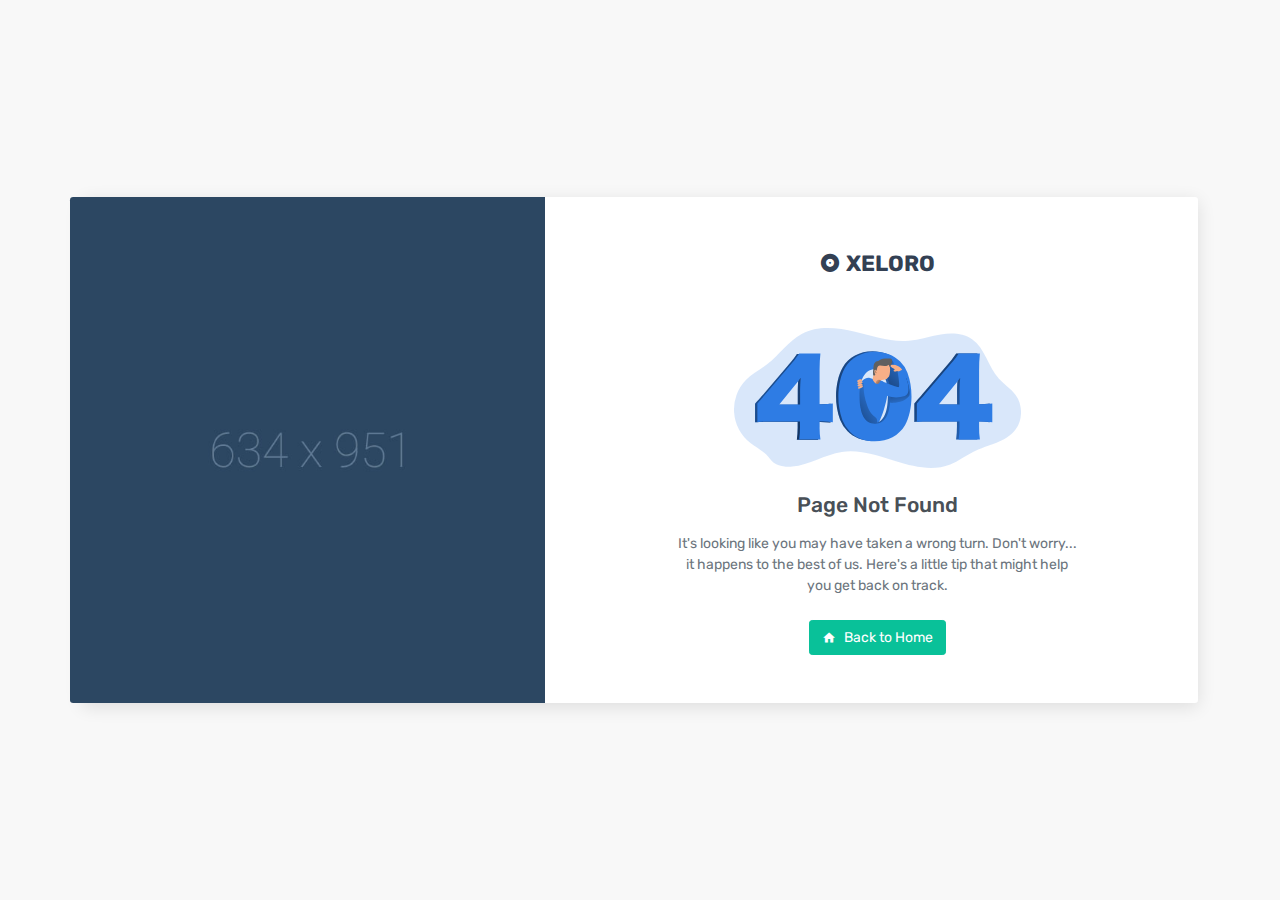
<file: plantilla/Admin/horizontal/auth-404.html>
<!DOCTYPE html>
<html lang="en">

    <head>
        <meta charset="utf-8" />
        <title>Xeloro - Admin & Dashboard Template</title>
        <meta name="viewport" content="width=device-width, initial-scale=1, shrink-to-fit=no">
        <meta content="Premium Multipurpose Admin & Dashboard Template" name="description" />
        <meta content="MyraStudio" name="author" />
        <meta http-equiv="X-UA-Compatible" content="IE=edge" />

        <!-- App favicon -->
        <link rel="shortcut icon" href="assets/images/favicon.ico">

        <!-- App css -->
        <link href="assets/css/bootstrap.min.css" rel="stylesheet" type="text/css" />
        <link href="assets/css/icons.min.css" rel="stylesheet" type="text/css" />
        <link href="assets/css/theme.min.css" rel="stylesheet" type="text/css" />

    </head>

    <body>

        <div>
            <div class="container">
                <div class="row">
                    <div class="col-12">
                        <div class="d-flex align-items-center min-vh-100">
                            <div class="w-100 d-block bg-white shadow-lg rounded my-5">
                                <div class="row">
                                    <div class="col-lg-5 d-none d-lg-block bg-login rounded-left"></div>
                                    <div class="col-lg-7">
                                        <div class="p-5">
                                            <div class="text-center mb-5">
                                                <a href="index.html" class="text-dark font-size-22 font-family-secondary">
                                                    <i class="mdi mdi-album"></i> <b class="align-middle">XELORO</b>
                                                </a>
                                            </div>
                                            
                                            <div class="text-center">
                                                <img src="assets/images/404-error.svg" alt="error" height="140">
                                                <h1 class="h4 mb-3 mt-4">Page Not Found</h1>
                                                <p class="text-muted mb-4 w-75 m-auto">It's looking like you may have taken a wrong turn. Don't worry... it happens to the best of us. Here's a little tip that might help you get back on track.</p>
                                            </div>
    
                                            <div class="row mt-4">
                                                <div class="col-12 text-center">
                                                    <a href="index.html" class="btn btn-success waves-effect waves-light"><i class="mdi mdi-home mr-2"></i>Back to Home </a>
                                                </div> <!-- end col -->
                                            </div>
                                            <!-- end row -->
                                        </div> <!-- end .padding-5 -->
                                    </div> <!-- end col -->
                                </div> <!-- end row -->
                            </div> <!-- end .w-100 -->
                        </div> <!-- end .d-flex -->
                    </div> <!-- end col-->
                </div> <!-- end row -->
            </div>
            <!-- end container -->
        </div>
        <!-- end page -->
    
        <!-- jQuery  -->
        <script src="assets/js/jquery.min.js"></script>
        <script src="assets/js/bootstrap.bundle.min.js"></script>
        <script src="assets/js/metismenu.min.js"></script>
        <script src="assets/js/waves.js"></script>
        <script src="assets/js/simplebar.min.js"></script>
    
        <!-- App js -->
        <script src="assets/js/theme.js"></script>
    
    </body>
    
    </html>
</file>
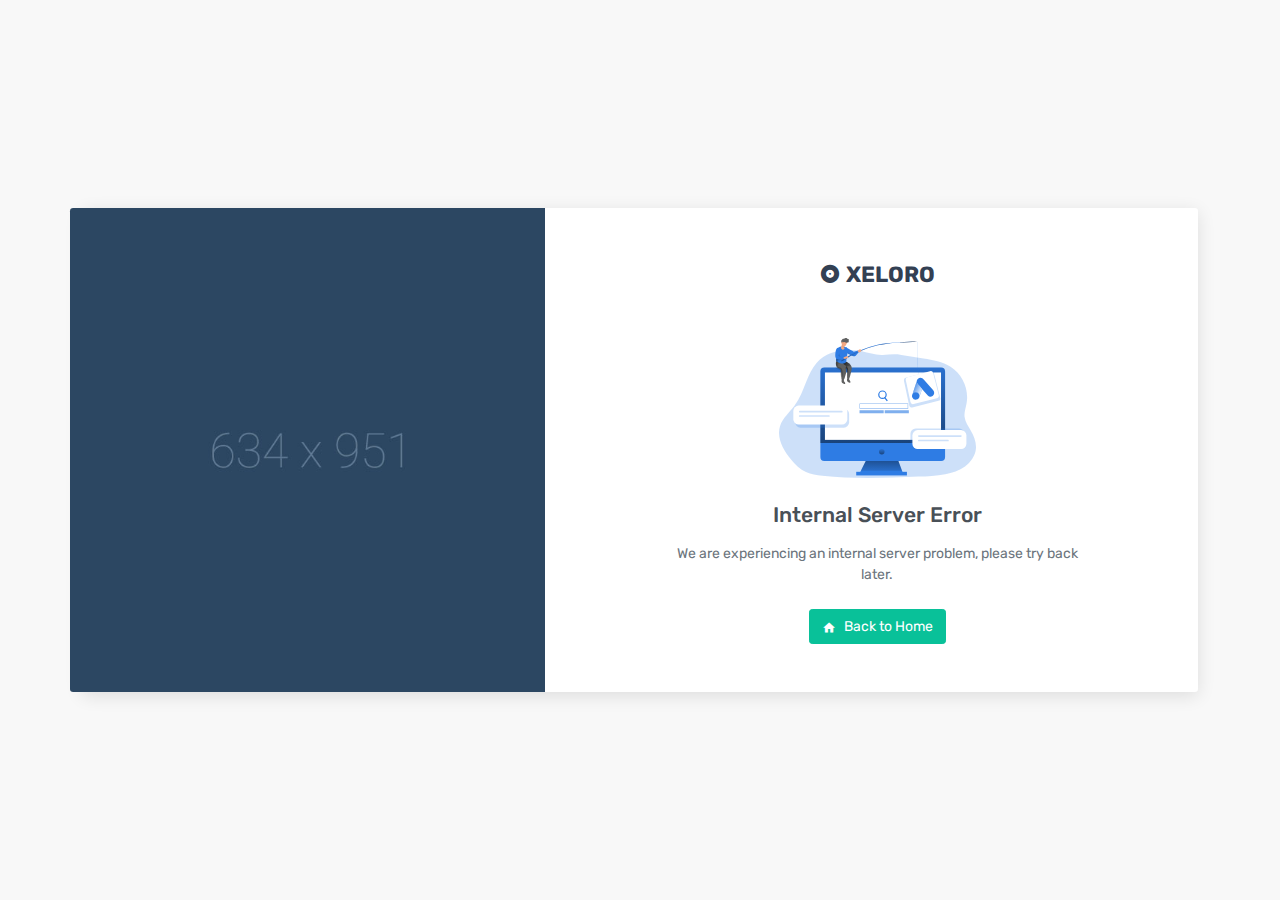
<file: plantilla/Admin/horizontal/auth-500.html>
<!DOCTYPE html>
<html lang="en">

<head>
    <meta charset="utf-8" />
    <title> Xeloro - Admin & Dashboard Template</title>
    <meta name="viewport" content="width=device-width, initial-scale=1, shrink-to-fit=no">
    <meta content="Premium Multipurpose Admin & Dashboard Template" name="description" />
    <meta content="MyraStudio" name="author" />
    <meta http-equiv="X-UA-Compatible" content="IE=edge" />

    <!-- App favicon -->
    <link rel="shortcut icon" href="assets/images/favicon.ico">

    <!-- App css -->
    <link href="assets/css/bootstrap.min.css" rel="stylesheet" type="text/css" />
    <link href="assets/css/icons.min.css" rel="stylesheet" type="text/css" />
    <link href="assets/css/theme.min.css" rel="stylesheet" type="text/css" />

</head>

<body>

    <div>
        <div class="container">
            <div class="row">
                <div class="col-12">
                    <div class="d-flex align-items-center min-vh-100">
                        <div class="w-100 d-block bg-white shadow-lg rounded my-5">
                            <div class="row">
                                <div class="col-lg-5 d-none d-lg-block bg-register rounded-left"></div>
                                <div class="col-lg-7">
                                    <div class="p-5">
                                        <div class="text-center mb-5">
                                            <a href="index.html" class="text-dark font-size-22 font-family-secondary">
                                                <i class="mdi mdi-album"></i> <b class="align-middle">XELORO</b>
                                            </a>
                                        </div>
                                        
                                        <div class="text-center">
                                            <img src="assets/images/500-error.svg" alt="error" height="140">
                                            <h1 class="h4 mb-3 mt-4">Internal Server Error</h1>
                                            <p class="text-muted mb-4 w-75 m-auto">We are experiencing an internal server problem, please try back later.</p>
                                        </div>

                                        <div class="row mt-4">
                                            <div class="col-12 text-center">
                                                <a href="index.html" class="btn btn-success waves-effect waves-light"><i class="mdi mdi-home mr-2"></i>Back to Home </a>
                                            </div> <!-- end col -->
                                        </div>
                                        <!-- end row -->
                                    </div> <!-- end .padding-5 -->
                                </div> <!-- end col -->
                            </div> <!-- end row -->
                        </div> <!-- end .w-100 -->
                    </div> <!-- end .d-flex -->
                </div> <!-- end col-->
            </div> <!-- end row -->
        </div>
        <!-- end container -->
    </div>
    <!-- end page -->

    <!-- jQuery  -->
    <script src="assets/js/jquery.min.js"></script>
    <script src="assets/js/bootstrap.bundle.min.js"></script>
    <script src="assets/js/metismenu.min.js"></script>
    <script src="assets/js/waves.js"></script>
    <script src="assets/js/simplebar.min.js"></script>

    <!-- App js -->
    <script src="assets/js/theme.js"></script>

</body>

</html>
</file>
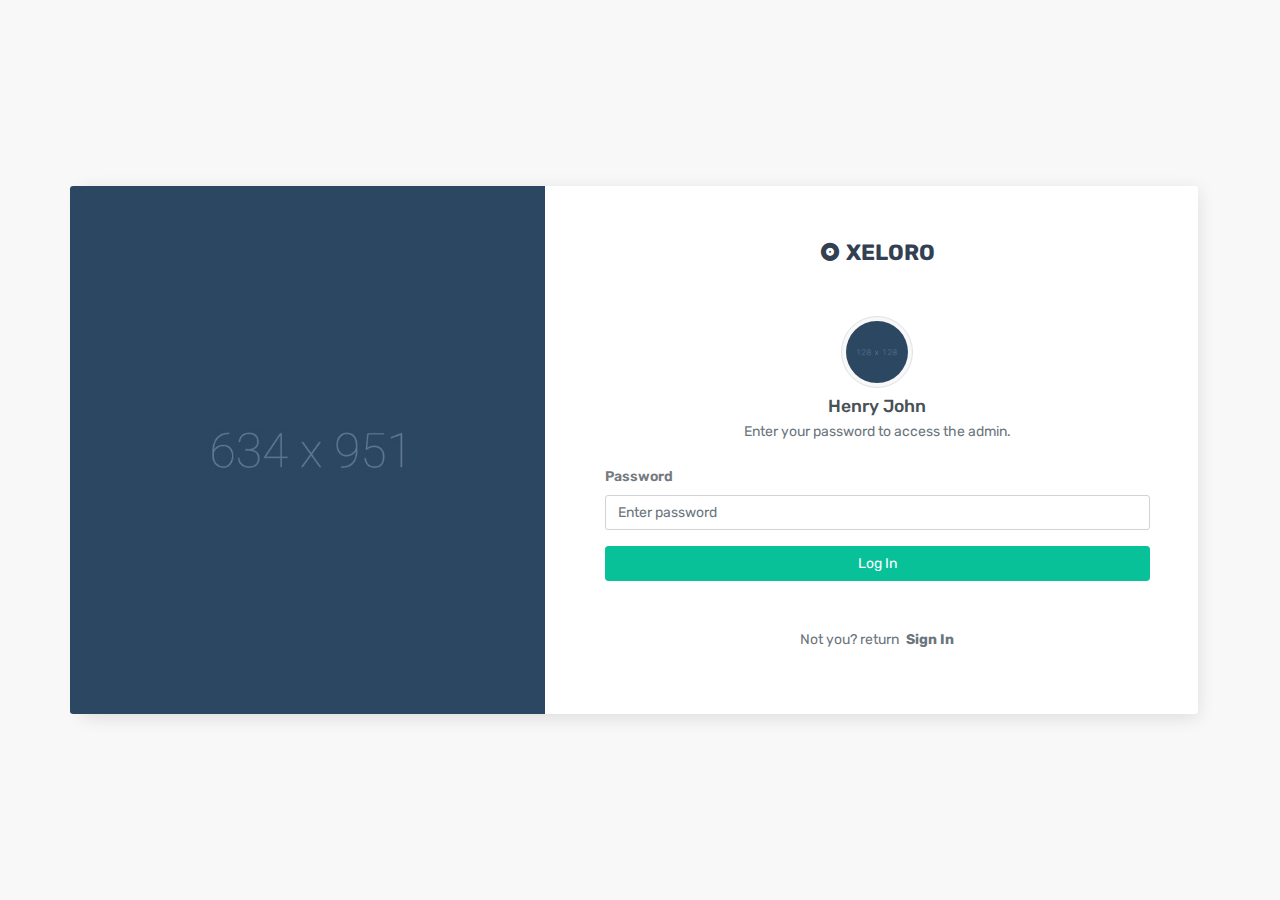
<file: plantilla/Admin/horizontal/auth-lock-screen.html>
<!DOCTYPE html>
<html lang="en">

    <head>
        <meta charset="utf-8" />
        <title>Xeloro - Admin & Dashboard Template</title>
        <meta name="viewport" content="width=device-width, initial-scale=1, shrink-to-fit=no">
        <meta content="Premium Multipurpose Admin & Dashboard Template" name="description" />
        <meta content="MyraStudio" name="author" />
        <meta http-equiv="X-UA-Compatible" content="IE=edge" />

        <!-- App favicon -->
        <link rel="shortcut icon" href="assets/images/favicon.ico">

        <!-- App css -->
        <link href="assets/css/bootstrap.min.css" rel="stylesheet" type="text/css" />
        <link href="assets/css/icons.min.css" rel="stylesheet" type="text/css" />
        <link href="assets/css/theme.min.css" rel="stylesheet" type="text/css" />

    </head>

    <body>

        <div>
            <div class="container">
                <div class="row">
                    <div class="col-12">
                        <div class="d-flex align-items-center min-vh-100">
                            <div class="w-100 d-block bg-white shadow-lg rounded my-5">
                                <div class="row">
                                    <div class="col-lg-5 d-none d-lg-block bg-register rounded-left"></div>
                                    <div class="col-lg-7">
                                        <div class="p-5">
    
                                            <div class="text-center mb-5">
                                                <a href="index.html" class="text-dark font-size-22 font-family-secondary">
                                                    <i class="mdi mdi-album"></i> <b class="align-middle">XELORO</b>
                                                </a>
                                            </div>
    
                                            <div class="text-center">
                                                <img src="assets/images/users/avatar-1.jpg" alt="Generic placeholder image" class="avatar-md rounded-circle img-thumbnail">
                                                <h1 class="h5 mb-1 mt-2">Henry John</h1>
                                                <p class="text-muted mb-4">Enter your password to access the admin.</p>
                                            </div>
                                            
                                            <form>
                                                <div class="form-group">
                                                    <label for="enterpass">Password</label>
                                                    <input type="password" class="form-control form-control-user" id="enterpass" placeholder="Enter password">
                                                </div>
                                                <a href="" class="btn btn-success btn-block waves-effect waves-light"> Log In </a>
                                                
                                            </form>
    
                                            <div class="row mt-5">
                                                <div class="col-12 text-center">
                                                    <p class="text-muted">Not you? return <a href="pages-login.html" class="text-muted font-weight-medium ml-1"><b>Sign In</b></a></p>
                                                </div> <!-- end col -->
                                            </div>
                                            <!-- end row -->
                                        </div> <!-- end .padding-5 -->
                                    </div> <!-- end col -->
                                </div> <!-- end row -->
                            </div> <!-- end .w-100 -->
                        </div> <!-- end .d-flex -->
                    </div> <!-- end col-->
                </div> <!-- end row -->
            </div>
            <!-- end container -->
        </div>
        <!-- end page -->
    
        <!-- jQuery  -->
        <script src="assets/js/jquery.min.js"></script>
        <script src="assets/js/bootstrap.bundle.min.js"></script>
        <script src="assets/js/metismenu.min.js"></script>
        <script src="assets/js/waves.js"></script>
        <script src="assets/js/simplebar.min.js"></script>
    
        <!-- App js -->
        <script src="assets/js/theme.js"></script>
    
    </body>
    
    </html>
</file>
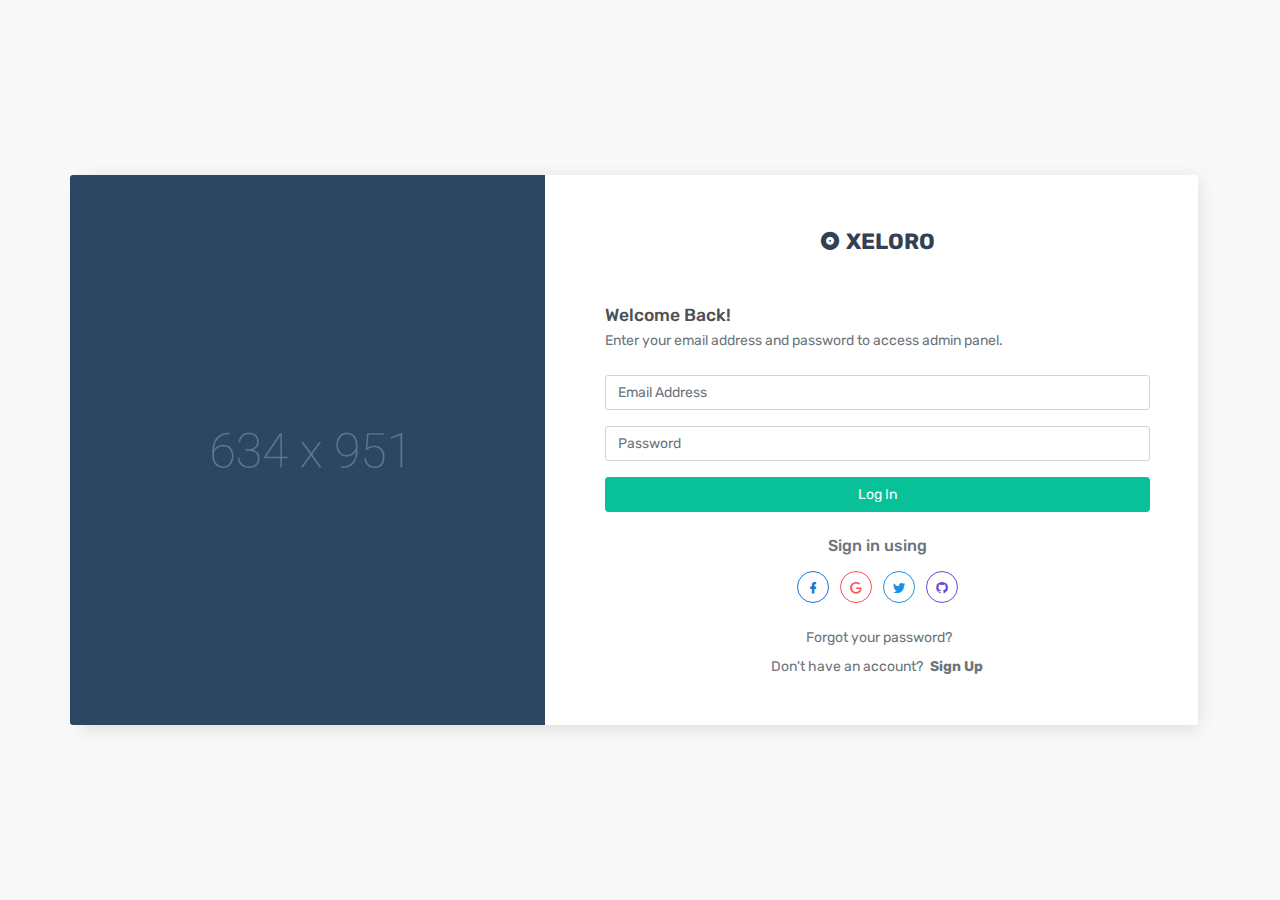
<file: plantilla/Admin/horizontal/auth-login.html>
<!DOCTYPE html>
<html lang="en">

    <head>
        <meta charset="utf-8" />
        <title>Xeloro - Admin & Dashboard Template</title>
        <meta name="viewport" content="width=device-width, initial-scale=1, shrink-to-fit=no">
        <meta content="Premium Multipurpose Admin & Dashboard Template" name="description" />
        <meta content="MyraStudio" name="author" />
        <meta http-equiv="X-UA-Compatible" content="IE=edge" />

        <!-- App favicon -->
        <link rel="shortcut icon" href="assets/images/favicon.ico">

        <!-- App css -->
        <link href="assets/css/bootstrap.min.css" rel="stylesheet" type="text/css" />
        <link href="assets/css/icons.min.css" rel="stylesheet" type="text/css" />
        <link href="assets/css/theme.min.css" rel="stylesheet" type="text/css" />

    </head>

    <body>
 
        <div>
            <div class="container">
                <div class="row">
                    <div class="col-12">
                        <div class="d-flex align-items-center min-vh-100">
                            <div class="w-100 d-block bg-white shadow-lg rounded my-5">
                                <div class="row">
                                    <div class="col-lg-5 d-none d-lg-block bg-login rounded-left"></div>
                                    <div class="col-lg-7">
                                        <div class="p-5">
                                            <div class="text-center mb-5">
                                                <a href="index.html" class="text-dark font-size-22 font-family-secondary">
                                                    <i class="mdi mdi-album"></i> <b class="align-middle">XELORO</b>
                                                </a>
                                            </div>
                                            <h1 class="h5 mb-1">Welcome Back!</h1>
                                            <p class="text-muted mb-4">Enter your email address and password to access admin panel.</p>
                                            <form class="user">
                                                <div class="form-group">
                                                    <input type="email" class="form-control form-control-user" id="exampleInputEmail" placeholder="Email Address">
                                                </div>
                                                <div class="form-group">
                                                    <input type="password" class="form-control form-control-user" id="exampleInputPassword" placeholder="Password">
                                                </div>
                                                <a href="" class="btn btn-success btn-block waves-effect waves-light"> Log In </a>
    
                                                <div class="text-center mt-4">
                                                    <h5 class="text-muted font-size-16">Sign in using</h5>
                                                
                                                    <ul class="list-inline mt-3 mb-0">
                                                        <li class="list-inline-item">
                                                            <a href="javascript: void(0);" class="social-list-item border-primary text-primary"><i class="mdi mdi-facebook"></i></a>
                                                        </li>
                                                        <li class="list-inline-item">
                                                            <a href="javascript: void(0);" class="social-list-item border-danger text-danger"><i class="mdi mdi-google"></i></a>
                                                        </li>
                                                        <li class="list-inline-item">
                                                            <a href="javascript: void(0);" class="social-list-item border-info text-info"><i class="mdi mdi-twitter"></i></a>
                                                        </li>
                                                        <li class="list-inline-item">
                                                            <a href="javascript: void(0);" class="social-list-item border-secondary text-secondary"><i class="mdi mdi-github-circle"></i></a>
                                                        </li>
                                                    </ul>
                                                </div>
                                                
                                            </form>
    
                                            <div class="row mt-4">
                                                <div class="col-12 text-center">
                                                    <p class="text-muted mb-2"><a href="pages-recoverpw.html" class="text-muted font-weight-medium ml-1">Forgot your password?</a></p>
                                                    <p class="text-muted mb-0">Don't have an account? <a href="pages-register.html" class="text-muted font-weight-medium ml-1"><b>Sign Up</b></a></p>
                                                </div> <!-- end col -->
                                            </div>
                                            <!-- end row -->
                                        </div> <!-- end .padding-5 -->
                                    </div> <!-- end col -->
                                </div> <!-- end row -->
                            </div> <!-- end .w-100 -->
                        </div> <!-- end .d-flex -->
                    </div> <!-- end col-->
                </div> <!-- end row -->
            </div>
            <!-- end container -->
        </div>
        <!-- end page -->
    
        <!-- jQuery  -->
        <script src="assets/js/jquery.min.js"></script>
        <script src="assets/js/bootstrap.bundle.min.js"></script>
        <script src="assets/js/metismenu.min.js"></script>
        <script src="assets/js/waves.js"></script>
        <script src="assets/js/simplebar.min.js"></script>
    
        <!-- App js -->
        <script src="assets/js/theme.js"></script>
    
    </body>
    
    </html>
</file>
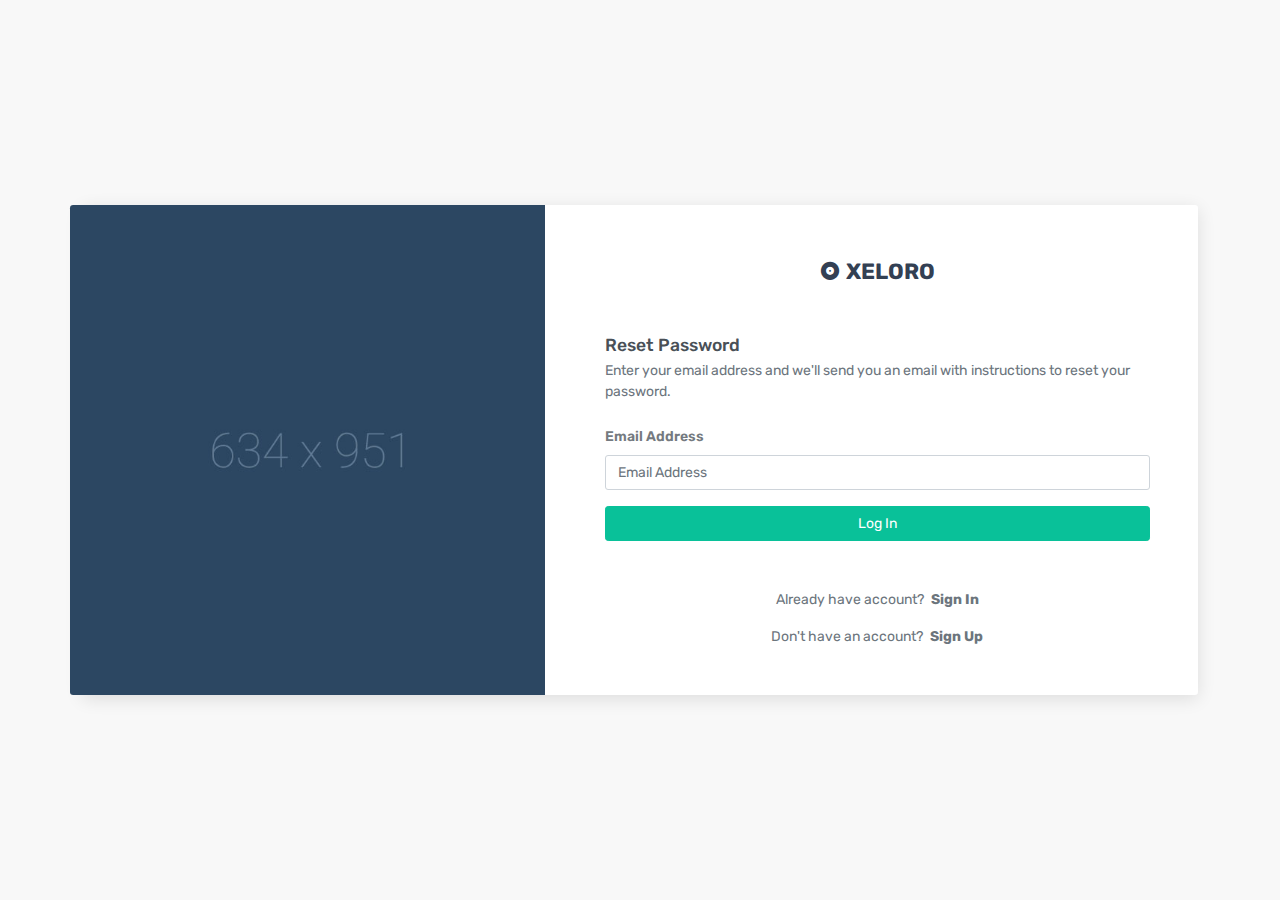
<file: plantilla/Admin/horizontal/auth-recoverpw.html>
<!DOCTYPE html>
<html lang="en">

    <head>
        <meta charset="utf-8" />
        <title>Xeloro - Admin & Dashboard Template</title>
        <meta name="viewport" content="width=device-width, initial-scale=1, shrink-to-fit=no">
        <meta content="Premium Multipurpose Admin & Dashboard Template" name="description" />
        <meta content="MyraStudio" name="author" />
        <meta http-equiv="X-UA-Compatible" content="IE=edge" />

        <!-- App favicon -->
        <link rel="shortcut icon" href="assets/images/favicon.ico">

        <!-- App css -->
        <link href="assets/css/bootstrap.min.css" rel="stylesheet" type="text/css" />
        <link href="assets/css/icons.min.css" rel="stylesheet" type="text/css" />
        <link href="assets/css/theme.min.css" rel="stylesheet" type="text/css" />

    </head>

    <body>

        <div>
            <div class="container">
                <div class="row">
                    <div class="col-12">
                        <div class="d-flex align-items-center min-vh-100">
                            <div class="w-100 d-block bg-white shadow-lg rounded my-5">
                                <div class="row">
                                    <div class="col-lg-5 d-none d-lg-block bg-login rounded-left"></div>
                                    <div class="col-lg-7">
                                        <div class="p-5">
                                            <div class="text-center mb-5">
                                                <a href="index.html" class="text-dark font-size-22 font-family-secondary">
                                                    <i class="mdi mdi-album"></i> <b class="align-middle">XELORO</b>
                                                </a>
                                            </div>
                                            <h1 class="h5 mb-1">Reset Password</h1>
                                            <p class="text-muted mb-4">Enter your email address and we'll send you an email with instructions to reset your password.</p>
                                            <form>
                                                <div class="form-group">
                                                    <label for="exampleInputEmail">Email Address</label>
                                                    <input type="email" class="form-control form-control-user" id="exampleInputEmail" placeholder="Email Address">
                                                </div>
                                                <a href="" class="btn btn-success btn-block waves-effect waves-light"> Log In </a>
                                                
                                            </form>
    
                                            <div class="row mt-5">
                                                <div class="col-12 text-center">
                                                    <p class="text-muted">Already have account?  <a href="pages-login.html" class="text-muted font-weight-medium ml-1"><b>Sign In</b></a></p>
                                                    <p class="text-muted mb-0">Don't have an account? <a href="pages-register.html" class="text-muted font-weight-medium ml-1"><b>Sign Up</b></a></p>
                                                </div> <!-- end col -->
                                            </div>
                                            <!-- end row -->
                                        </div> <!-- end .padding-5 -->
                                    </div> <!-- end col -->
                                </div> <!-- end row -->
                            </div> <!-- end .w-100 -->
                        </div> <!-- end .d-flex -->
                    </div> <!-- end col-->
                </div> <!-- end row -->
            </div>
            <!-- end container -->
        </div>
        <!-- end page -->
    
        <!-- jQuery  -->
        <script src="assets/js/jquery.min.js"></script>
        <script src="assets/js/bootstrap.bundle.min.js"></script>
        <script src="assets/js/metismenu.min.js"></script>
        <script src="assets/js/waves.js"></script>
        <script src="assets/js/simplebar.min.js"></script>
    
        <!-- App js -->
        <script src="assets/js/theme.js"></script>
    
    </body>
    
    </html>
</file>
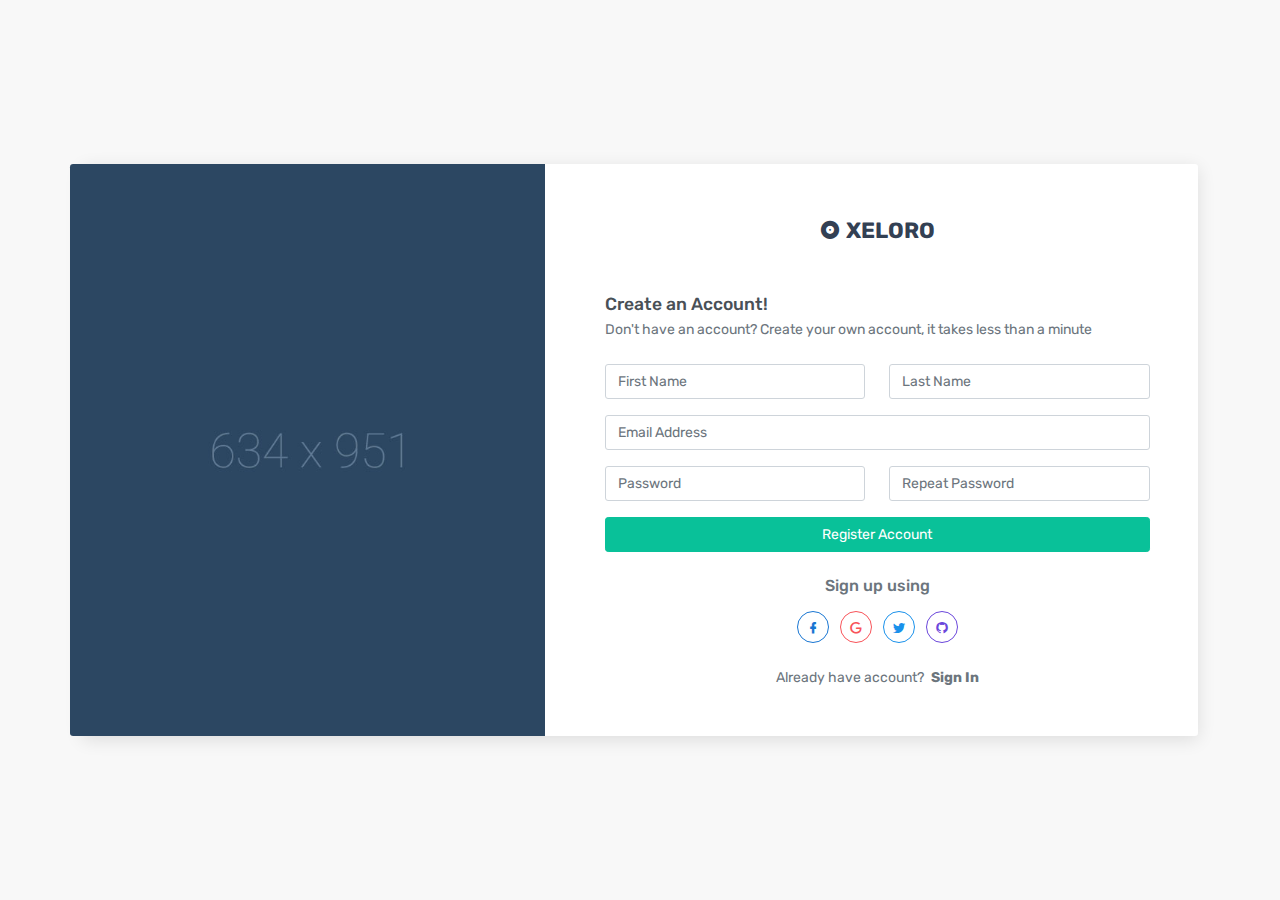
<file: plantilla/Admin/horizontal/auth-register.html>
<!DOCTYPE html>
<html lang="en">

    <head>
        <meta charset="utf-8" />
        <title>Xeloro - Admin & Dashboard Template</title>
        <meta name="viewport" content="width=device-width, initial-scale=1, shrink-to-fit=no">
        <meta content="Premium Multipurpose Admin & Dashboard Template" name="description" />
        <meta content="MyraStudio" name="author" />
        <meta http-equiv="X-UA-Compatible" content="IE=edge" />

        <!-- App favicon -->
        <link rel="shortcut icon" href="assets/images/favicon.ico">

        <!-- App css -->
        <link href="assets/css/bootstrap.min.css" rel="stylesheet" type="text/css" />
        <link href="assets/css/icons.min.css" rel="stylesheet" type="text/css" />
        <link href="assets/css/theme.min.css" rel="stylesheet" type="text/css" />

    </head>

    <body>

        <div>
            <div class="container">
                <div class="row">
                    <div class="col-12">
                        <div class="d-flex align-items-center min-vh-100">
                            <div class="w-100 d-block bg-white shadow-lg rounded my-5">
                                <div class="row">
                                    <div class="col-lg-5 d-none d-lg-block bg-register rounded-left"></div>
                                    <div class="col-lg-7">
                                        <div class="p-5">
                                            <div class="text-center mb-5">
                                                <a href="index.html" class="text-dark font-size-22 font-family-secondary">
                                                    <i class="mdi mdi-album"></i> <b class="align-middle">XELORO</b>
                                                </a>
                                            </div>
                                            <h1 class="h5 mb-1">Create an Account!</h1>
                                            <p class="text-muted mb-4">Don't have an account? Create your own account, it takes less than a minute</p>
                                            <form class="user">
                                                <div class="form-group row">
                                                    <div class="col-sm-6 mb-3 mb-sm-0">
                                                        <input type="text" class="form-control form-control-user" id="exampleFirstName" placeholder="First Name">
                                                    </div>
                                                    <div class="col-sm-6">
                                                        <input type="text" class="form-control form-control-user" id="exampleLastName" placeholder="Last Name">
                                                    </div>
                                                </div>
                                                <div class="form-group">
                                                    <input type="email" class="form-control form-control-user" id="exampleInputEmail" placeholder="Email Address">
                                                </div>
                                                <div class="form-group row">
                                                    <div class="col-sm-6 mb-3 mb-sm-0">
                                                        <input type="password" class="form-control form-control-user" id="exampleInputPassword" placeholder="Password">
                                                    </div>
                                                    <div class="col-sm-6">
                                                        <input type="password" class="form-control form-control-user" id="exampleRepeatPassword" placeholder="Repeat Password">
                                                    </div>
                                                </div>
                                                <a href="" class="btn btn-success btn-block waves-effect waves-light"> Register Account </a>
    
                                                <div class="text-center mt-4">
                                                    <h5 class="text-muted font-size-16">Sign up using</h5>
                                                
                                                    <ul class="list-inline mt-3 mb-0">
                                                        <li class="list-inline-item">
                                                            <a href="javascript: void(0);" class="social-list-item border-primary text-primary"><i class="mdi mdi-facebook"></i></a>
                                                        </li>
                                                        <li class="list-inline-item">
                                                            <a href="javascript: void(0);" class="social-list-item border-danger text-danger"><i class="mdi mdi-google"></i></a>
                                                        </li>
                                                        <li class="list-inline-item">
                                                            <a href="javascript: void(0);" class="social-list-item border-info text-info"><i class="mdi mdi-twitter"></i></a>
                                                        </li>
                                                        <li class="list-inline-item">
                                                            <a href="javascript: void(0);" class="social-list-item border-secondary text-secondary"><i class="mdi mdi-github-circle"></i></a>
                                                        </li>
                                                    </ul>
                                                </div>
                                                
                                            </form>
    
                                            <div class="row mt-4">
                                                <div class="col-12 text-center">
                                                    <p class="text-muted mb-0">Already have account?  <a href="pages-login.html" class="text-muted font-weight-medium ml-1"><b>Sign In</b></a></p>
                                                </div> <!-- end col -->
                                            </div>
                                            <!-- end row -->
                                        </div> <!-- end .padding-5 -->
                                    </div> <!-- end col -->
                                </div> <!-- end row -->
                            </div> <!-- end .w-100 -->
                        </div> <!-- end .d-flex -->
                    </div> <!-- end col-->
                </div> <!-- end row -->
            </div>
            <!-- end container -->
        </div>
        <!-- end page -->
    
        <!-- jQuery  -->
        <script src="assets/js/jquery.min.js"></script>
        <script src="assets/js/bootstrap.bundle.min.js"></script>
        <script src="assets/js/metismenu.min.js"></script>
        <script src="assets/js/waves.js"></script>
        <script src="assets/js/simplebar.min.js"></script>
    
        <!-- App js -->
        <script src="assets/js/theme.js"></script>
    
    </body>
    
    </html>
</file>
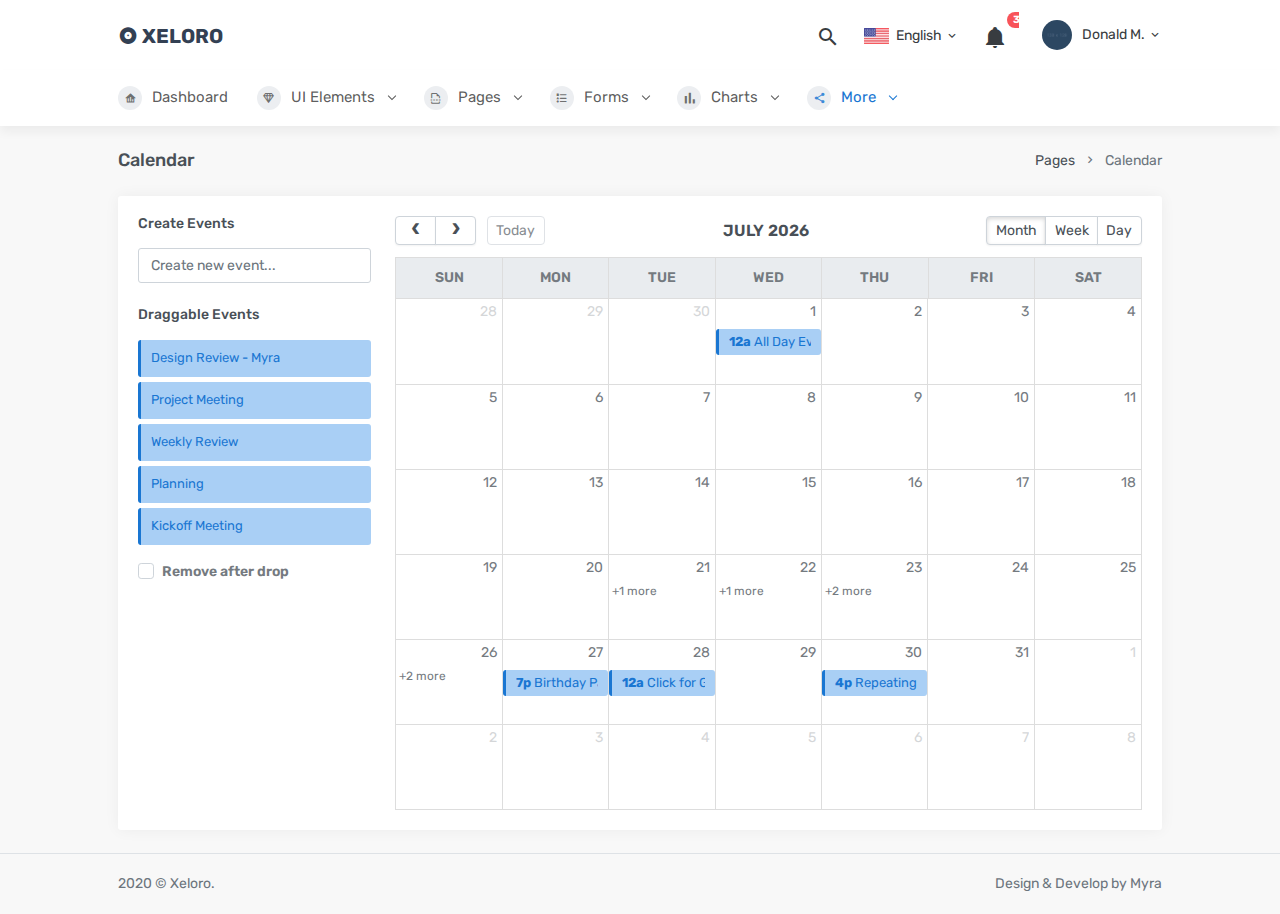
<file: plantilla/Admin/horizontal/calendar.html>
<!DOCTYPE html>
<html lang="en">

    <head>
        <meta charset="utf-8" />
        <title>Xeloro - Admin & Dashboard Template</title>
        <meta name="viewport" content="width=device-width, initial-scale=1, shrink-to-fit=no">
        <meta content="Premium Multipurpose Admin & Dashboard Template" name="description" />
        <meta content="MyraStudio" name="author" />
        <meta http-equiv="X-UA-Compatible" content="IE=edge" />

        <!-- App favicon -->
        <link rel="shortcut icon" href="assets/images/favicon.ico">

        <!--calendar css-->
        <link href="../plugins/fullcalendar/css/fullcalendar.min.css" rel="stylesheet" />

        <!-- App css -->
        <link href="assets/css/bootstrap.min.css" rel="stylesheet" type="text/css" />
        <link href="assets/css/icons.min.css" rel="stylesheet" type="text/css" />
        <link href="assets/css/theme.min.css" rel="stylesheet" type="text/css" />

    </head>

    <body>

         <!-- Begin page -->
         <div id="layout-wrapper">

            <div class="main-content">

                <header id="page-topbar">
                    <div class="navbar-header">
                        <!-- LOGO -->
                        <div class="navbar-brand-box d-flex align-items-left">
                            <a href="index.html" class="logo">
                                <i class="mdi mdi-album"></i>
                                <span>
                                    Xeloro
                                </span>
                            </a>

                            <button type="button" class="btn btn-sm mr-2 font-size-16 d-lg-none header-item waves-effect waves-light" data-toggle="collapse" data-target="#topnav-menu-content">
                                <i class="fa fa-fw fa-bars"></i>
                            </button>
                        </div>
        
                        <div class="d-flex align-items-center">
        
                            <div class="dropdown d-inline-block ml-2">
                                <button type="button" class="btn header-item noti-icon waves-effect waves-light" id="page-header-search-dropdown"
                                    data-toggle="dropdown" aria-haspopup="true" aria-expanded="false">
                                    <i class="mdi mdi-magnify"></i>
                                </button>
                                <div class="dropdown-menu dropdown-menu-lg dropdown-menu-right p-0"
                                    aria-labelledby="page-header-search-dropdown">
                                    
                                    <form class="p-3">
                                        <div class="form-group m-0">
                                            <div class="input-group">
                                                <input type="text" class="form-control" placeholder="Search ..." aria-label="Recipient's username">
                                                <div class="input-group-append">
                                                    <button class="btn btn-primary" type="submit"><i class="mdi mdi-magnify"></i></button>
                                                </div>
                                            </div>
                                        </div>
                                    </form>
                                </div>
                            </div>
        
                            <div class="dropdown d-inline-block">
                                <button type="button" class="btn header-item waves-effect waves-light"
                                    data-toggle="dropdown" aria-haspopup="true" aria-expanded="false">
                                    <img class="" src="assets/images/flags/us.jpg" alt="Header Language" height="16">
                                    <span class="d-none d-sm-inline-block ml-1">English</span>
                                    <i class="mdi mdi-chevron-down d-none d-sm-inline-block"></i>
                                </button>
                                <div class="dropdown-menu dropdown-menu-right">
                                    
                                    <!-- item-->
                                    <a href="javascript:void(0);" class="dropdown-item notify-item">
                                        <img src="assets/images/flags/spain.jpg" alt="user-image" class="mr-1" height="12"> <span class="align-middle">Spanish</span>
                                    </a>
        
                                    <!-- item-->
                                    <a href="javascript:void(0);" class="dropdown-item notify-item">
                                        <img src="assets/images/flags/germany.jpg" alt="user-image" class="mr-1" height="12"> <span class="align-middle">German</span>
                                    </a>
        
                                    <!-- item-->
                                    <a href="javascript:void(0);" class="dropdown-item notify-item">
                                        <img src="assets/images/flags/italy.jpg" alt="user-image" class="mr-1" height="12"> <span class="align-middle">Italian</span>
                                    </a>
        
                                    <!-- item-->
                                    <a href="javascript:void(0);" class="dropdown-item notify-item">
                                        <img src="assets/images/flags/russia.jpg" alt="user-image" class="mr-1" height="12"> <span class="align-middle">Russian</span>
                                    </a>
                                </div>
                            </div>
        
                            <div class="dropdown d-inline-block">
                                <button type="button" class="btn header-item noti-icon waves-effect waves-light" id="page-header-notifications-dropdown"
                                    data-toggle="dropdown" aria-haspopup="true" aria-expanded="false">
                                    <i class="mdi mdi-bell"></i>
                                    <span class="badge badge-danger badge-pill">3</span>
                                </button>
                                <div class="dropdown-menu dropdown-menu-lg dropdown-menu-right p-0"
                                    aria-labelledby="page-header-notifications-dropdown">
                                    <div class="p-3">
                                        <div class="row align-items-center">
                                            <div class="col">
                                                <h6 class="m-0"> Notifications </h6>
                                            </div>
                                            <div class="col-auto">
                                                <a href="#!" class="small"> View All</a>
                                            </div>
                                        </div>
                                    </div>
                                    <div data-simplebar style="max-height: 230px;">
                                        <a href="" class="text-reset notification-item">
                                            <div class="media">
                                                <img src="assets/images/users/avatar-2.jpg"
                                                    class="mr-3 rounded-circle avatar-xs" alt="user-pic">
                                                <div class="media-body">
                                                    <h6 class="mt-0 mb-1">Samuel Coverdale</h6>
                                                    <p class="font-size-12 mb-1">You have new follower on Instagram</p>
                                                    <p class="font-size-12 mb-0 text-muted"><i class="mdi mdi-clock-outline"></i> 2 min ago</p>
                                                </div>
                                            </div>
                                        </a>
                                        <a href="" class="text-reset notification-item">
                                            <div class="media">
                                                <div class="avatar-xs mr-3">
                                                    <span class="avatar-title bg-success rounded-circle">
                                                        <i class="mdi mdi-cloud-download-outline"></i>
                                                    </span>
                                                </div>
                                                <div class="media-body">
                                                    <h6 class="mt-0 mb-1">Download Available !</h6>
                                                    <p class="font-size-12 mb-1">Latest version of admin is now available. Please download here.</p>
                                                    <p class="font-size-12 mb-0 text-muted"><i class="mdi mdi-clock-outline"></i> 4 hours ago</p>
                                                </div>
                                            </div>
                                        </a>
                                        <a href="" class="text-reset notification-item">
                                            <div class="media">
                                                <img src="assets/images/users/avatar-3.jpg"
                                                    class="mr-3 rounded-circle avatar-xs" alt="user-pic">
                                                <div class="media-body">
                                                    <h6 class="mt-0 mb-1">Victoria Mendis</h6>
                                                    <p class="font-size-12 mb-1">Just upgraded to premium account.</p>
                                                    <p class="font-size-12 mb-0 text-muted"><i class="mdi mdi-clock-outline"></i> 1 day ago</p>
                                                </div>
                                            </div>
                                        </a>
                                    </div>
                                    <div class="p-2 border-top">
                                        <a class="btn btn-sm btn-light btn-block text-center" href="javascript:void(0)">
                                            <i class="mdi mdi-arrow-down-circle mr-1"></i> Load More..
                                        </a>
                                    </div>
                                </div>
                            </div>
        
                            <div class="dropdown d-inline-block ml-2">
                                <button type="button" class="btn header-item waves-effect waves-light"
                                    data-toggle="dropdown" aria-haspopup="true" aria-expanded="false">
                                    <img class="rounded-circle header-profile-user" src="assets/images/users/avatar-3.jpg"
                                        alt="Header Avatar">
                                    <span class="d-none d-sm-inline-block ml-1">Donald M.</span>
                                    <i class="mdi mdi-chevron-down d-none d-sm-inline-block"></i>
                                </button>
                                <div class="dropdown-menu dropdown-menu-right">
                                    <a class="dropdown-item d-flex align-items-center justify-content-between" href="javascript:void(0)">
                                        <span>Inbox</span>
                                        <span>
                                            <span class="badge badge-pill badge-info">3</span>
                                        </span>
                                    </a>
                                    <a class="dropdown-item d-flex align-items-center justify-content-between" href="javascript:void(0)">
                                        <span>Profile</span>
                                        <span>
                                            <span class="badge badge-pill badge-warning">1</span>
                                        </span>
                                    </a>
                                    <a class="dropdown-item d-flex align-items-center justify-content-between" href="javascript:void(0)">
                                        Settings
                                    </a>
                                    <a class="dropdown-item d-flex align-items-center justify-content-between" href="javascript:void(0)">
                                        <span>Lock Account</span>
                                    </a>
                                    <a class="dropdown-item d-flex align-items-center justify-content-between" href="javascript:void(0)">
                                        <span>Log Out</span>
                                    </a>
                                </div>
                            </div>
                            
                        </div>
                    </div>
                </header>

                <div class="topnav">
                    <div class="container-fluid">
                        <nav class="navbar navbar-light navbar-expand-lg topnav-menu">
                            
                            <div class="collapse navbar-collapse" id="topnav-menu-content">
                                <ul class="navbar-nav">
                                    <li class="nav-item">
                                        <a class="nav-link" href="index.html">
                                            <i class="mdi mdi-home-analytics"></i>Dashboard
                                        </a>
                                    </li>
                                
                                    <li class="nav-item dropdown">
                                        <a class="nav-link dropdown-toggle arrow-none" href="#" id="topnav-components" role="button" data-toggle="dropdown" aria-haspopup="true" aria-expanded="false">
                                            <i class="mdi mdi-diamond-stone"></i>UI Elements <div class="arrow-down"></div>
                                        </a>
                                        <div class="dropdown-menu" aria-labelledby="topnav-components">
                                            <a href="ui-buttons.html" class="dropdown-item">Buttons</a>
                                            <a href="ui-cards.html" class="dropdown-item">Cards</a>
                                            <a href="ui-carousel.html" class="dropdown-item">Carousel</a>
                                            <a href="ui-embeds.html" class="dropdown-item">Embeds</a>
                                            <a href="ui-general.html" class="dropdown-item">General</a>
                                            <a href="ui-grid.html" class="dropdown-item">Grid</a>
                                            <a href="ui-media-objects.html" class="dropdown-item">Media Objects</a>
                                            <a href="ui-modals.html" class="dropdown-item">Modals</a>
                                            <a href="ui-progressbars.html" class="dropdown-item">Progress Bars</a>
                                            <a href="ui-tabs.html" class="dropdown-item">Tabs</a>
                                            <a href="ui-typography.html" class="dropdown-item">Typography</a>
                                            <a href="ui-toasts.html" class="dropdown-item">Toasts</a>
                                            <a href="ui-tooltips-popovers.html" class="dropdown-item">Tooltips & Popovers</a>
                                            <a href="ui-scrollspy.html" class="dropdown-item">Scrollspy</a>
                                            <a href="ui-spinners.html" class="dropdown-item">Spinners</a>
                                            <a href="ui-sweetalerts.html" class="dropdown-item">Sweet Alerts</a>
                                        </div>
                                    </li>

                                    <li class="nav-item dropdown">
                                        <a class="nav-link dropdown-toggle arrow-none" href="#" id="topnav-pages" role="button" data-toggle="dropdown" aria-haspopup="true" aria-expanded="false">
                                            <i class="mdi mdi-format-page-break"></i>Pages <div class="arrow-down"></div>
                                        </a>
                                        <div class="dropdown-menu" aria-labelledby="topnav-pages">
                                            <div class="dropdown">
                                                <a class="dropdown-item dropdown-toggle arrow-none" href="#" id="topnav-auth" role="button" data-toggle="dropdown" aria-haspopup="true" aria-expanded="false">
                                                    Auth Pages <div class="arrow-down"></div>
                                                </a>
                                                <div class="dropdown-menu" aria-labelledby="topnav-auth">
                                                    <a href="auth-login.html" class="dropdown-item">Login</a>
                                                    <a href="auth-register.html" class="dropdown-item">Register</a>
                                                    <a href="auth-recoverpw.html" class="dropdown-item">Recover Password</a>
                                                    <a href="auth-lock-screen.html" class="dropdown-item">Lock Screen</a>
                                                    <a href="auth-404.html" class="dropdown-item">Error 404</a>
                                                    <a href="auth-500.html" class="dropdown-item">Error 500</a>
                                                </div>
                                            </div>
                                            <a href="pages-invoice.html" class="dropdown-item">Invoice</a>
                                            <a href="pages-starter.html" class="dropdown-item">Starter Page</a>
                                            <a href="pages-maintenance.html" class="dropdown-item">Maintenance</a>
                                            <a href="pages-faqs.html" class="dropdown-item">FAQs</a>
                                            <a href="pages-pricing.html" class="dropdown-item">Pricing</a>
                                        </div>
                                    </li>

                                   

                                    <li class="nav-item dropdown">
                                        <a class="nav-link dropdown-toggle arrow-none" href="#" id="topnav-forms" role="button" data-toggle="dropdown" aria-haspopup="true" aria-expanded="false">
                                            <i class="mdi mdi-format-list-bulleted-type"></i>Forms <div class="arrow-down"></div>
                                        </a>
                                        <div class="dropdown-menu" aria-labelledby="topnav-forms">
                                            <a href="forms-elements.html" class="dropdown-item">Elements</a>
                                            <a href="forms-plugins.html" class="dropdown-item">Plugins</a>
                                            <a href="forms-validation.html" class="dropdown-item">Validation</a>
                                            <a href="forms-mask.html" class="dropdown-item">Masks</a>
                                            <a href="forms-quilljs.html" class="dropdown-item">Quilljs</a>
                                            <a href="forms-uploads.html" class="dropdown-item">File Uploads</a>
                                        </div>
                                    </li>

                                    <li class="nav-item dropdown">
                                        <a class="nav-link dropdown-toggle arrow-none" href="#" id="topnav-charts" role="button" data-toggle="dropdown" aria-haspopup="true" aria-expanded="false">
                                            <i class="mdi mdi-poll"></i>Charts <div class="arrow-down"></div>
                                        </a>
                                        <div class="dropdown-menu" aria-labelledby="topnav-charts">
                                            <a href="charts-morris.html" class="dropdown-item">Morris</a>
                                            <a href="charts-google.html" class="dropdown-item">Google</a>
                                            <a href="charts-chartjs.html" class="dropdown-item">Chartjs</a>
                                            <a href="charts-sparkline.html" class="dropdown-item">Sparkline</a>
                                            <a href="charts-knob.html" class="dropdown-item">Jquery Knob</a>
                                        </div>
                                    </li>

                                    <li class="nav-item dropdown">
                                        <a class="nav-link dropdown-toggle arrow-none" href="#" id="topnav-more" role="button" data-toggle="dropdown" aria-haspopup="true" aria-expanded="false">
                                            <i class="mdi mdi-share-variant"></i>More <div class="arrow-down"></div>
                                        </a>
                                        <div class="dropdown-menu" aria-labelledby="topnav-more">
                                            <a href="calendar.html" class="dropdown-item">Calendar</a>
                                            <div class="dropdown">
                                                <a class="dropdown-item dropdown-toggle arrow-none" href="#" id="topnav-tables" role="button" data-toggle="dropdown" aria-haspopup="true" aria-expanded="false">
                                                    Tables <div class="arrow-down"></div>
                                                </a>
                                                <div class="dropdown-menu" aria-labelledby="topnav-tables">
                                                    <a href="tables-basic.html" class="dropdown-item">Basic Tables</a>
                                                    <a href="tables-datatables.html" class="dropdown-item">Data Tables</a>
                                                </div>
                                            </div>
                                            <div class="dropdown">
                                                <a class="dropdown-item dropdown-toggle arrow-none" href="#" id="topnav-icons" role="button" data-toggle="dropdown" aria-haspopup="true" aria-expanded="false">
                                                    Icons <div class="arrow-down"></div>
                                                </a>
                                                <div class="dropdown-menu" aria-labelledby="topnav-icons">
                                                    <a href="icons-feather.html" class="dropdown-item">Feather Icons</a>
                                                    <a href="icons-materialdesign.html" class="dropdown-item">Material Design</a>
                                                    <a href="icons-dripicons.html" class="dropdown-item">Dripicons</a>
                                                    <a href="icons-fontawesome.html" class="dropdown-item">Font awesome</a>
                                                </div>
                                            </div>
                                            <div class="dropdown">
                                                <a class="dropdown-item dropdown-toggle arrow-none" href="#" id="topnav-maps" role="button" data-toggle="dropdown" aria-haspopup="true" aria-expanded="false">
                                                    Maps <div class="arrow-down"></div>
                                                </a>
                                                <div class="dropdown-menu" aria-labelledby="topnav-maps">
                                                    <a href="maps-google.html" class="dropdown-item">Google Maps</a>
                                                    <a href="maps-vector.html" class="dropdown-item">Vector Maps</a>
                                                </div>
                                            </div>
                                        </div>
                                    </li>

                                </ul>
                            </div>
                        </nav>
                    </div>
                </div>                
                

                <div class="page-content">
                    <div class="container-fluid">
                        <!-- start page title -->
                        <div class="row">
                            <div class="col-12">
                                <div class="page-title-box d-flex align-items-center justify-content-between">
                                    <h4 class="mb-0 font-size-18">Calendar</h4>
    
                                    <div class="page-title-right">
                                        <ol class="breadcrumb m-0">
                                            <li class="breadcrumb-item"><a href="javascript: void(0);">Pages</a></li>
                                            <li class="breadcrumb-item active">Calendar</li>
                                        </ol>
                                    </div>
                                    
                                </div>
                            </div>
                        </div>     
                        <!-- end page title -->
    
                        <div class="row">
                            <div class="col-12">
                                <div class="card m-b-30">
                                    <div class="card-body">
        
                                        <div class="row">
                                            <div class="col-lg-3 col-md-4">
        
                                                <h6 class="mb-3">Create Events</h6>
                                                <form method="post" id="add_event_form">
                                                    <input type="text" class="form-control new-event-form" placeholder="Create new event..." />
                                                </form>
        
                                                <div id='external-events' class="mt-4">
                                                    <h6 class="mb-3">Draggable Events</h6>
                                                    <div class='fc-event'>Design Review - Myra</div>
                                                    <div class='fc-event'>Project Meeting</div>
                                                    <div class='fc-event'>Weekly Review</div>
                                                    <div class='fc-event'>Planning</div>
                                                    <div class='fc-event'>Kickoff Meeting</div>
                                                </div>
        
                                                <!-- checkbox -->
                                                <div class="custom-control custom-checkbox mt-3">
                                                    <input type="checkbox" class="custom-control-input" id="drop-remove" data-parsley-multiple="groups" data-parsley-mincheck="2">
                                                    <label class="custom-control-label" for="drop-remove">Remove after drop</label>
                                                </div>
        
                                            </div>
        
                                            <div id='calendar' class="col-lg-9 col-md-8 mt-3 mt-lg-0"></div>
        
                                        </div>
                                        <!-- end row -->
        
                                    </div>
                                </div>
                            </div> <!-- end col -->
                        </div> <!-- end row --> 
                        
                    </div> <!-- container-fluid -->
                </div>
                <!-- End Page-content -->

                <footer class="footer">
                    <div class="container-fluid">
                        <div class="row">
                            <div class="col-md-6">
                                <div class="text-center text-lg-left">
                                    2020 © Xeloro.
                                </div>
                            </div>
                            <div class="col-md-6">
                                <div class="text-right d-none d-lg-block">
                                    Design & Develop by Myra
                                </div>
                            </div>
                        </div>
                    </div>
                </footer>

            </div>
            <!-- end main content-->

        </div>
        <!-- END layout-wrapper -->


        <!-- jQuery  -->
        <script src="assets/js/jquery.min.js"></script>
        <script src="assets/js/bootstrap.bundle.min.js"></script>
        <script src="assets/js/waves.js"></script>
        <script src="assets/js/simplebar.min.js"></script>

        <!--calendar js-->
        <script src="../plugins/jquery-ui/jquery-ui.min.js"></script>
        <script src="../plugins/moment/moment.js"></script>
        <script src='../plugins/fullcalendar/js/fullcalendar.min.js'></script>
        <script src="assets/pages/calendar-demo.js"></script>

 

        <!-- App js -->
        <script src="assets/js/theme.js"></script>

    </body>

</html>
</file>
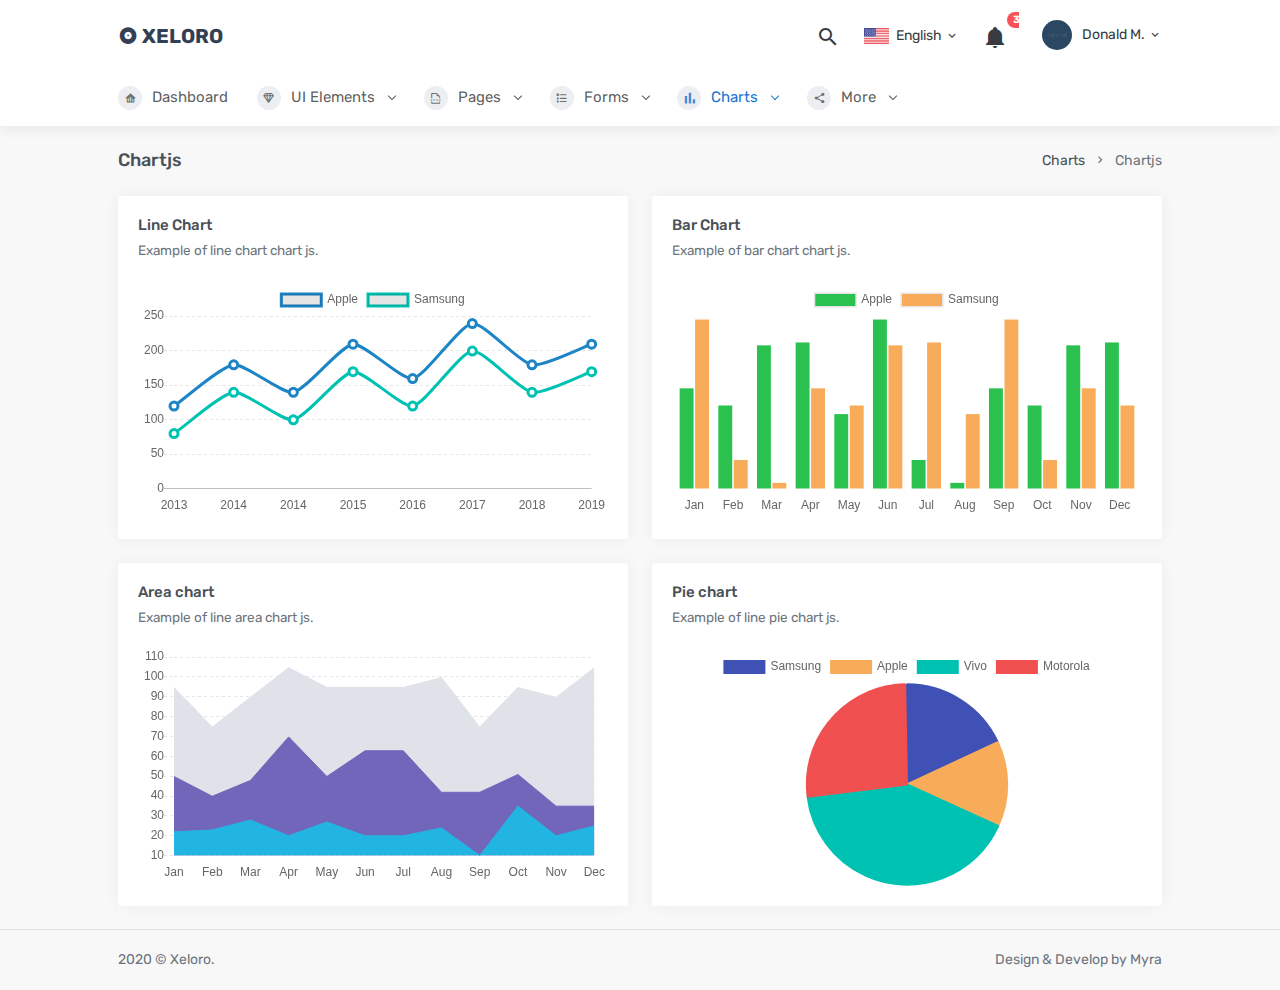
<file: plantilla/Admin/horizontal/charts-chartjs.html>
<!DOCTYPE html>
<html lang="en">

    <head>
        <meta charset="utf-8" />
        <title>Xeloro - Admin & Dashboard Template</title>
        <meta name="viewport" content="width=device-width, initial-scale=1, shrink-to-fit=no">
        <meta content="Premium Multipurpose Admin & Dashboard Template" name="description" />
        <meta content="MyraStudio" name="author" />
        <meta http-equiv="X-UA-Compatible" content="IE=edge" />

        <!-- App favicon -->
        <link rel="shortcut icon" href="assets/images/favicon.ico">

        <!-- App css -->
        <link href="assets/css/bootstrap.min.css" rel="stylesheet" type="text/css" />
        <link href="assets/css/icons.min.css" rel="stylesheet" type="text/css" />
        <link href="assets/css/theme.min.css" rel="stylesheet" type="text/css" />

    </head>

    <body>

         <!-- Begin page -->
         <div id="layout-wrapper">

            <div class="main-content">

                <header id="page-topbar">
                    <div class="navbar-header">
                        <!-- LOGO -->
                        <div class="navbar-brand-box d-flex align-items-left">
                            <a href="index.html" class="logo">
                                <i class="mdi mdi-album"></i>
                                <span>
                                    Xeloro
                                </span>
                            </a>

                            <button type="button" class="btn btn-sm mr-2 font-size-16 d-lg-none header-item waves-effect waves-light" data-toggle="collapse" data-target="#topnav-menu-content">
                                <i class="fa fa-fw fa-bars"></i>
                            </button>
                        </div>
        
                        <div class="d-flex align-items-center">
        
                            <div class="dropdown d-inline-block ml-2">
                                <button type="button" class="btn header-item noti-icon waves-effect waves-light" id="page-header-search-dropdown"
                                    data-toggle="dropdown" aria-haspopup="true" aria-expanded="false">
                                    <i class="mdi mdi-magnify"></i>
                                </button>
                                <div class="dropdown-menu dropdown-menu-lg dropdown-menu-right p-0"
                                    aria-labelledby="page-header-search-dropdown">
                                    
                                    <form class="p-3">
                                        <div class="form-group m-0">
                                            <div class="input-group">
                                                <input type="text" class="form-control" placeholder="Search ..." aria-label="Recipient's username">
                                                <div class="input-group-append">
                                                    <button class="btn btn-primary" type="submit"><i class="mdi mdi-magnify"></i></button>
                                                </div>
                                            </div>
                                        </div>
                                    </form>
                                </div>
                            </div>
        
                            <div class="dropdown d-inline-block">
                                <button type="button" class="btn header-item waves-effect waves-light"
                                    data-toggle="dropdown" aria-haspopup="true" aria-expanded="false">
                                    <img class="" src="assets/images/flags/us.jpg" alt="Header Language" height="16">
                                    <span class="d-none d-sm-inline-block ml-1">English</span>
                                    <i class="mdi mdi-chevron-down d-none d-sm-inline-block"></i>
                                </button>
                                <div class="dropdown-menu dropdown-menu-right">
                                    
                                    <!-- item-->
                                    <a href="javascript:void(0);" class="dropdown-item notify-item">
                                        <img src="assets/images/flags/spain.jpg" alt="user-image" class="mr-1" height="12"> <span class="align-middle">Spanish</span>
                                    </a>
        
                                    <!-- item-->
                                    <a href="javascript:void(0);" class="dropdown-item notify-item">
                                        <img src="assets/images/flags/germany.jpg" alt="user-image" class="mr-1" height="12"> <span class="align-middle">German</span>
                                    </a>
        
                                    <!-- item-->
                                    <a href="javascript:void(0);" class="dropdown-item notify-item">
                                        <img src="assets/images/flags/italy.jpg" alt="user-image" class="mr-1" height="12"> <span class="align-middle">Italian</span>
                                    </a>
        
                                    <!-- item-->
                                    <a href="javascript:void(0);" class="dropdown-item notify-item">
                                        <img src="assets/images/flags/russia.jpg" alt="user-image" class="mr-1" height="12"> <span class="align-middle">Russian</span>
                                    </a>
                                </div>
                            </div>
        
                            <div class="dropdown d-inline-block">
                                <button type="button" class="btn header-item noti-icon waves-effect waves-light" id="page-header-notifications-dropdown"
                                    data-toggle="dropdown" aria-haspopup="true" aria-expanded="false">
                                    <i class="mdi mdi-bell"></i>
                                    <span class="badge badge-danger badge-pill">3</span>
                                </button>
                                <div class="dropdown-menu dropdown-menu-lg dropdown-menu-right p-0"
                                    aria-labelledby="page-header-notifications-dropdown">
                                    <div class="p-3">
                                        <div class="row align-items-center">
                                            <div class="col">
                                                <h6 class="m-0"> Notifications </h6>
                                            </div>
                                            <div class="col-auto">
                                                <a href="#!" class="small"> View All</a>
                                            </div>
                                        </div>
                                    </div>
                                    <div data-simplebar style="max-height: 230px;">
                                        <a href="" class="text-reset notification-item">
                                            <div class="media">
                                                <img src="assets/images/users/avatar-2.jpg"
                                                    class="mr-3 rounded-circle avatar-xs" alt="user-pic">
                                                <div class="media-body">
                                                    <h6 class="mt-0 mb-1">Samuel Coverdale</h6>
                                                    <p class="font-size-12 mb-1">You have new follower on Instagram</p>
                                                    <p class="font-size-12 mb-0 text-muted"><i class="mdi mdi-clock-outline"></i> 2 min ago</p>
                                                </div>
                                            </div>
                                        </a>
                                        <a href="" class="text-reset notification-item">
                                            <div class="media">
                                                <div class="avatar-xs mr-3">
                                                    <span class="avatar-title bg-success rounded-circle">
                                                        <i class="mdi mdi-cloud-download-outline"></i>
                                                    </span>
                                                </div>
                                                <div class="media-body">
                                                    <h6 class="mt-0 mb-1">Download Available !</h6>
                                                    <p class="font-size-12 mb-1">Latest version of admin is now available. Please download here.</p>
                                                    <p class="font-size-12 mb-0 text-muted"><i class="mdi mdi-clock-outline"></i> 4 hours ago</p>
                                                </div>
                                            </div>
                                        </a>
                                        <a href="" class="text-reset notification-item">
                                            <div class="media">
                                                <img src="assets/images/users/avatar-3.jpg"
                                                    class="mr-3 rounded-circle avatar-xs" alt="user-pic">
                                                <div class="media-body">
                                                    <h6 class="mt-0 mb-1">Victoria Mendis</h6>
                                                    <p class="font-size-12 mb-1">Just upgraded to premium account.</p>
                                                    <p class="font-size-12 mb-0 text-muted"><i class="mdi mdi-clock-outline"></i> 1 day ago</p>
                                                </div>
                                            </div>
                                        </a>
                                    </div>
                                    <div class="p-2 border-top">
                                        <a class="btn btn-sm btn-light btn-block text-center" href="javascript:void(0)">
                                            <i class="mdi mdi-arrow-down-circle mr-1"></i> Load More..
                                        </a>
                                    </div>
                                </div>
                            </div>
        
                            <div class="dropdown d-inline-block ml-2">
                                <button type="button" class="btn header-item waves-effect waves-light"
                                    data-toggle="dropdown" aria-haspopup="true" aria-expanded="false">
                                    <img class="rounded-circle header-profile-user" src="assets/images/users/avatar-3.jpg"
                                        alt="Header Avatar">
                                    <span class="d-none d-sm-inline-block ml-1">Donald M.</span>
                                    <i class="mdi mdi-chevron-down d-none d-sm-inline-block"></i>
                                </button>
                                <div class="dropdown-menu dropdown-menu-right">
                                    <a class="dropdown-item d-flex align-items-center justify-content-between" href="javascript:void(0)">
                                        <span>Inbox</span>
                                        <span>
                                            <span class="badge badge-pill badge-info">3</span>
                                        </span>
                                    </a>
                                    <a class="dropdown-item d-flex align-items-center justify-content-between" href="javascript:void(0)">
                                        <span>Profile</span>
                                        <span>
                                            <span class="badge badge-pill badge-warning">1</span>
                                        </span>
                                    </a>
                                    <a class="dropdown-item d-flex align-items-center justify-content-between" href="javascript:void(0)">
                                        Settings
                                    </a>
                                    <a class="dropdown-item d-flex align-items-center justify-content-between" href="javascript:void(0)">
                                        <span>Lock Account</span>
                                    </a>
                                    <a class="dropdown-item d-flex align-items-center justify-content-between" href="javascript:void(0)">
                                        <span>Log Out</span>
                                    </a>
                                </div>
                            </div>
                            
                        </div>
                    </div>
                </header>

                <div class="topnav">
                    <div class="container-fluid">
                        <nav class="navbar navbar-light navbar-expand-lg topnav-menu">
                            
                            <div class="collapse navbar-collapse" id="topnav-menu-content">
                                <ul class="navbar-nav">
                                    <li class="nav-item">
                                        <a class="nav-link" href="index.html">
                                            <i class="mdi mdi-home-analytics"></i>Dashboard
                                        </a>
                                    </li>
                                
                                    <li class="nav-item dropdown">
                                        <a class="nav-link dropdown-toggle arrow-none" href="#" id="topnav-components" role="button" data-toggle="dropdown" aria-haspopup="true" aria-expanded="false">
                                            <i class="mdi mdi-diamond-stone"></i>UI Elements <div class="arrow-down"></div>
                                        </a>
                                        <div class="dropdown-menu" aria-labelledby="topnav-components">
                                            <a href="ui-buttons.html" class="dropdown-item">Buttons</a>
                                            <a href="ui-cards.html" class="dropdown-item">Cards</a>
                                            <a href="ui-carousel.html" class="dropdown-item">Carousel</a>
                                            <a href="ui-embeds.html" class="dropdown-item">Embeds</a>
                                            <a href="ui-general.html" class="dropdown-item">General</a>
                                            <a href="ui-grid.html" class="dropdown-item">Grid</a>
                                            <a href="ui-media-objects.html" class="dropdown-item">Media Objects</a>
                                            <a href="ui-modals.html" class="dropdown-item">Modals</a>
                                            <a href="ui-progressbars.html" class="dropdown-item">Progress Bars</a>
                                            <a href="ui-tabs.html" class="dropdown-item">Tabs</a>
                                            <a href="ui-typography.html" class="dropdown-item">Typography</a>
                                            <a href="ui-toasts.html" class="dropdown-item">Toasts</a>
                                            <a href="ui-tooltips-popovers.html" class="dropdown-item">Tooltips & Popovers</a>
                                            <a href="ui-scrollspy.html" class="dropdown-item">Scrollspy</a>
                                            <a href="ui-spinners.html" class="dropdown-item">Spinners</a>
                                            <a href="ui-sweetalerts.html" class="dropdown-item">Sweet Alerts</a>
                                        </div>
                                    </li>

                                    <li class="nav-item dropdown">
                                        <a class="nav-link dropdown-toggle arrow-none" href="#" id="topnav-pages" role="button" data-toggle="dropdown" aria-haspopup="true" aria-expanded="false">
                                            <i class="mdi mdi-format-page-break"></i>Pages <div class="arrow-down"></div>
                                        </a>
                                        <div class="dropdown-menu" aria-labelledby="topnav-pages">
                                            <div class="dropdown">
                                                <a class="dropdown-item dropdown-toggle arrow-none" href="#" id="topnav-auth" role="button" data-toggle="dropdown" aria-haspopup="true" aria-expanded="false">
                                                    Auth Pages <div class="arrow-down"></div>
                                                </a>
                                                <div class="dropdown-menu" aria-labelledby="topnav-auth">
                                                    <a href="auth-login.html" class="dropdown-item">Login</a>
                                                    <a href="auth-register.html" class="dropdown-item">Register</a>
                                                    <a href="auth-recoverpw.html" class="dropdown-item">Recover Password</a>
                                                    <a href="auth-lock-screen.html" class="dropdown-item">Lock Screen</a>
                                                    <a href="auth-404.html" class="dropdown-item">Error 404</a>
                                                    <a href="auth-500.html" class="dropdown-item">Error 500</a>
                                                </div>
                                            </div>
                                            <a href="pages-invoice.html" class="dropdown-item">Invoice</a>
                                            <a href="pages-starter.html" class="dropdown-item">Starter Page</a>
                                            <a href="pages-maintenance.html" class="dropdown-item">Maintenance</a>
                                            <a href="pages-faqs.html" class="dropdown-item">FAQs</a>
                                            <a href="pages-pricing.html" class="dropdown-item">Pricing</a>
                                        </div>
                                    </li>

                                   

                                    <li class="nav-item dropdown">
                                        <a class="nav-link dropdown-toggle arrow-none" href="#" id="topnav-forms" role="button" data-toggle="dropdown" aria-haspopup="true" aria-expanded="false">
                                            <i class="mdi mdi-format-list-bulleted-type"></i>Forms <div class="arrow-down"></div>
                                        </a>
                                        <div class="dropdown-menu" aria-labelledby="topnav-forms">
                                            <a href="forms-elements.html" class="dropdown-item">Elements</a>
                                            <a href="forms-plugins.html" class="dropdown-item">Plugins</a>
                                            <a href="forms-validation.html" class="dropdown-item">Validation</a>
                                            <a href="forms-mask.html" class="dropdown-item">Masks</a>
                                            <a href="forms-quilljs.html" class="dropdown-item">Quilljs</a>
                                            <a href="forms-uploads.html" class="dropdown-item">File Uploads</a>
                                        </div>
                                    </li>

                                    <li class="nav-item dropdown">
                                        <a class="nav-link dropdown-toggle arrow-none" href="#" id="topnav-charts" role="button" data-toggle="dropdown" aria-haspopup="true" aria-expanded="false">
                                            <i class="mdi mdi-poll"></i>Charts <div class="arrow-down"></div>
                                        </a>
                                        <div class="dropdown-menu" aria-labelledby="topnav-charts">
                                            <a href="charts-morris.html" class="dropdown-item">Morris</a>
                                            <a href="charts-google.html" class="dropdown-item">Google</a>
                                            <a href="charts-chartjs.html" class="dropdown-item">Chartjs</a>
                                            <a href="charts-sparkline.html" class="dropdown-item">Sparkline</a>
                                            <a href="charts-knob.html" class="dropdown-item">Jquery Knob</a>
                                        </div>
                                    </li>

                                    <li class="nav-item dropdown">
                                        <a class="nav-link dropdown-toggle arrow-none" href="#" id="topnav-more" role="button" data-toggle="dropdown" aria-haspopup="true" aria-expanded="false">
                                            <i class="mdi mdi-share-variant"></i>More <div class="arrow-down"></div>
                                        </a>
                                        <div class="dropdown-menu" aria-labelledby="topnav-more">
                                            <a href="calendar.html" class="dropdown-item">Calendar</a>
                                            <div class="dropdown">
                                                <a class="dropdown-item dropdown-toggle arrow-none" href="#" id="topnav-tables" role="button" data-toggle="dropdown" aria-haspopup="true" aria-expanded="false">
                                                    Tables <div class="arrow-down"></div>
                                                </a>
                                                <div class="dropdown-menu" aria-labelledby="topnav-tables">
                                                    <a href="tables-basic.html" class="dropdown-item">Basic Tables</a>
                                                    <a href="tables-datatables.html" class="dropdown-item">Data Tables</a>
                                                </div>
                                            </div>
                                            <div class="dropdown">
                                                <a class="dropdown-item dropdown-toggle arrow-none" href="#" id="topnav-icons" role="button" data-toggle="dropdown" aria-haspopup="true" aria-expanded="false">
                                                    Icons <div class="arrow-down"></div>
                                                </a>
                                                <div class="dropdown-menu" aria-labelledby="topnav-icons">
                                                    <a href="icons-feather.html" class="dropdown-item">Feather Icons</a>
                                                    <a href="icons-materialdesign.html" class="dropdown-item">Material Design</a>
                                                    <a href="icons-dripicons.html" class="dropdown-item">Dripicons</a>
                                                    <a href="icons-fontawesome.html" class="dropdown-item">Font awesome</a>
                                                </div>
                                            </div>
                                            <div class="dropdown">
                                                <a class="dropdown-item dropdown-toggle arrow-none" href="#" id="topnav-maps" role="button" data-toggle="dropdown" aria-haspopup="true" aria-expanded="false">
                                                    Maps <div class="arrow-down"></div>
                                                </a>
                                                <div class="dropdown-menu" aria-labelledby="topnav-maps">
                                                    <a href="maps-google.html" class="dropdown-item">Google Maps</a>
                                                    <a href="maps-vector.html" class="dropdown-item">Vector Maps</a>
                                                </div>
                                            </div>
                                        </div>
                                    </li>

                                </ul>
                            </div>
                        </nav>
                    </div>
                </div>                
                

                <div class="page-content">
                    <div class="container-fluid">
                        <!-- start page title -->
                        <div class="row">
                            <div class="col-12">
                                <div class="page-title-box d-flex align-items-center justify-content-between">
                                    <h4 class="mb-0 font-size-18">Chartjs</h4>
    
                                    <div class="page-title-right">
                                        <ol class="breadcrumb m-0">
                                            <li class="breadcrumb-item"><a href="javascript: void(0);">Charts</a></li>
                                            <li class="breadcrumb-item active">Chartjs</li>
                                        </ol>
                                    </div>
                                    
                                </div>
                            </div>
                        </div>     
                        <!-- end page title -->
    
                        <div class="row">
                            <div class="col-xl-6">
                                <div class="card">
                                    <div class="card-body">
                        
                                        <h4 class="card-title">Line Chart</h4>
                                        <p class="card-subtitle mb-4">Example of line chart chart js.</p>
    
                                        <canvas id="lineChart"></canvas>
                        
                                    </div> <!-- end card-body-->
                                </div> <!-- end card-->
                            </div> <!-- end col -->
                        
                            <div class="col-xl-6">
                                <div class="card">
                                    <div class="card-body">
                        
                                        <h4 class="card-title">Bar Chart</h4>
                                        <p class="card-subtitle mb-4">Example of bar chart chart js.</p>
    
                                        <canvas id="barChart"></canvas>
                        
                                    </div> <!-- end card-body-->
                                </div> <!-- end card-->
                            </div> <!-- end col -->
                        </div>
                        <!-- end row-->
    
                        <div class="row">
                            <div class="col-xl-6">
                                <div class="card">
                                    <div class="card-body">
                        
                                        <h4 class="card-title">Area chart</h4>
                                        <p class="card-subtitle mb-4">Example of line area chart js.</p>
    
                                        <canvas id="areaChart"></canvas>
                        
                                    </div> <!-- end card-body-->
                                </div> <!-- end card-->
                            </div> <!-- end col -->
                        
                            <div class="col-xl-6">
                                <div class="card">
                                    <div class="card-body">
                        
                                        <h4 class="card-title">Pie chart</h4>
                                        <p class="card-subtitle mb-4">Example of line pie chart js.</p>
    
                                        <canvas id="pieChart"></canvas>
                        
                                    </div> <!-- end card-body-->
                                </div> <!-- end card-->
                            </div> <!-- end col -->
                        </div>
                        <!-- end row-->

                        
                    </div> <!-- container-fluid -->
                </div>
                <!-- End Page-content -->

                <footer class="footer">
                    <div class="container-fluid">
                        <div class="row">
                            <div class="col-md-6">
                                <div class="text-center text-lg-left">
                                    2020 © Xeloro.
                                </div>
                            </div>
                            <div class="col-md-6">
                                <div class="text-right d-none d-lg-block">
                                    Design & Develop by Myra
                                </div>
                            </div>
                        </div>
                    </div>
                </footer>

            </div>
            <!-- end main content-->

        </div>
        <!-- END layout-wrapper -->


        <!-- jQuery  -->
        <script src="assets/js/jquery.min.js"></script>
        <script src="assets/js/bootstrap.bundle.min.js"></script>
        <script src="assets/js/waves.js"></script>
        <script src="assets/js/simplebar.min.js"></script>

        <!-- Chart Js-->
        <script src="../plugins/chart-js/chart.min.js"></script>

        <!-- Chart Custom Js-->
        <script src="assets/pages/chartjs-demo.js"></script>


        <!-- App js -->
        <script src="assets/js/theme.js"></script>

    </body>

</html>
</file>
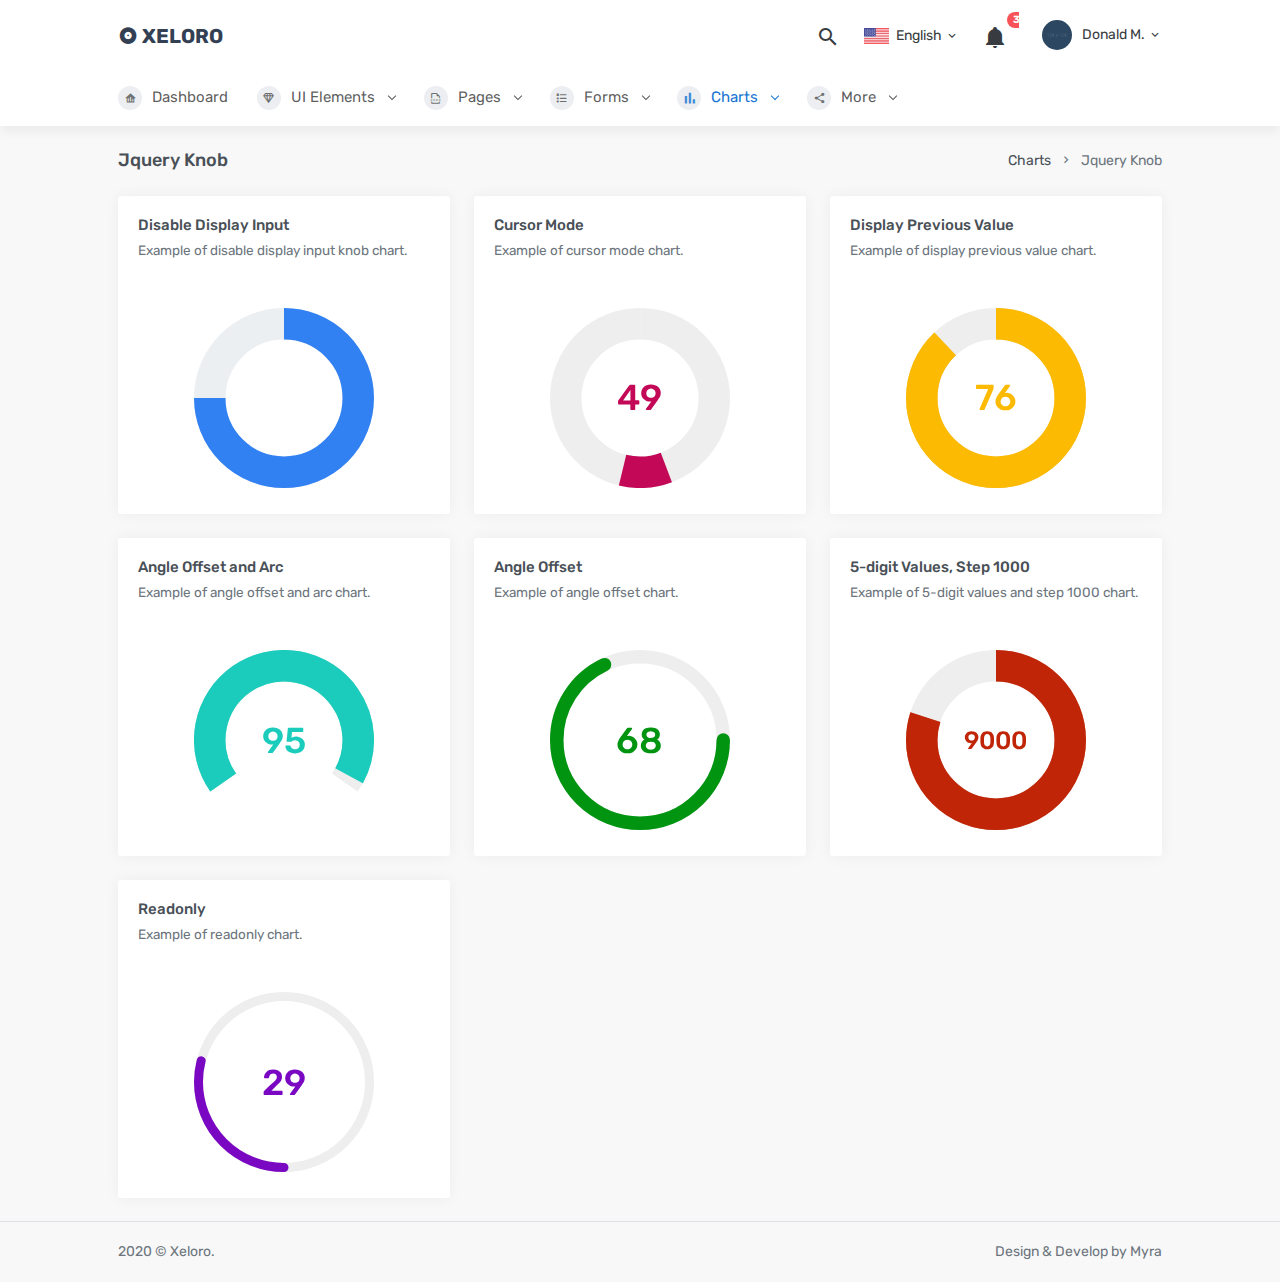
<file: plantilla/Admin/horizontal/charts-knob.html>
<!DOCTYPE html>
<html lang="en">

    <head>
        <meta charset="utf-8" />
        <title>Xeloro - Admin & Dashboard Template</title>
        <meta name="viewport" content="width=device-width, initial-scale=1, shrink-to-fit=no">
        <meta content="Premium Multipurpose Admin & Dashboard Template" name="description" />
        <meta content="MyraStudio" name="author" />
        <meta http-equiv="X-UA-Compatible" content="IE=edge" />

        <!-- App favicon -->
        <link rel="shortcut icon" href="assets/images/favicon.ico">

        <!-- App css -->
        <link href="assets/css/bootstrap.min.css" rel="stylesheet" type="text/css" />
        <link href="assets/css/icons.min.css" rel="stylesheet" type="text/css" />
        <link href="assets/css/theme.min.css" rel="stylesheet" type="text/css" />

    </head>

    <body>

         <!-- Begin page -->
         <div id="layout-wrapper">

            <div class="main-content">

                <header id="page-topbar">
                    <div class="navbar-header">
                        <!-- LOGO -->
                        <div class="navbar-brand-box d-flex align-items-left">
                            <a href="index.html" class="logo">
                                <i class="mdi mdi-album"></i>
                                <span>
                                    Xeloro
                                </span>
                            </a>

                            <button type="button" class="btn btn-sm mr-2 font-size-16 d-lg-none header-item waves-effect waves-light" data-toggle="collapse" data-target="#topnav-menu-content">
                                <i class="fa fa-fw fa-bars"></i>
                            </button>
                        </div>
        
                        <div class="d-flex align-items-center">
        
                            <div class="dropdown d-inline-block ml-2">
                                <button type="button" class="btn header-item noti-icon waves-effect waves-light" id="page-header-search-dropdown"
                                    data-toggle="dropdown" aria-haspopup="true" aria-expanded="false">
                                    <i class="mdi mdi-magnify"></i>
                                </button>
                                <div class="dropdown-menu dropdown-menu-lg dropdown-menu-right p-0"
                                    aria-labelledby="page-header-search-dropdown">
                                    
                                    <form class="p-3">
                                        <div class="form-group m-0">
                                            <div class="input-group">
                                                <input type="text" class="form-control" placeholder="Search ..." aria-label="Recipient's username">
                                                <div class="input-group-append">
                                                    <button class="btn btn-primary" type="submit"><i class="mdi mdi-magnify"></i></button>
                                                </div>
                                            </div>
                                        </div>
                                    </form>
                                </div>
                            </div>
        
                            <div class="dropdown d-inline-block">
                                <button type="button" class="btn header-item waves-effect waves-light"
                                    data-toggle="dropdown" aria-haspopup="true" aria-expanded="false">
                                    <img class="" src="assets/images/flags/us.jpg" alt="Header Language" height="16">
                                    <span class="d-none d-sm-inline-block ml-1">English</span>
                                    <i class="mdi mdi-chevron-down d-none d-sm-inline-block"></i>
                                </button>
                                <div class="dropdown-menu dropdown-menu-right">
                                    
                                    <!-- item-->
                                    <a href="javascript:void(0);" class="dropdown-item notify-item">
                                        <img src="assets/images/flags/spain.jpg" alt="user-image" class="mr-1" height="12"> <span class="align-middle">Spanish</span>
                                    </a>
        
                                    <!-- item-->
                                    <a href="javascript:void(0);" class="dropdown-item notify-item">
                                        <img src="assets/images/flags/germany.jpg" alt="user-image" class="mr-1" height="12"> <span class="align-middle">German</span>
                                    </a>
        
                                    <!-- item-->
                                    <a href="javascript:void(0);" class="dropdown-item notify-item">
                                        <img src="assets/images/flags/italy.jpg" alt="user-image" class="mr-1" height="12"> <span class="align-middle">Italian</span>
                                    </a>
        
                                    <!-- item-->
                                    <a href="javascript:void(0);" class="dropdown-item notify-item">
                                        <img src="assets/images/flags/russia.jpg" alt="user-image" class="mr-1" height="12"> <span class="align-middle">Russian</span>
                                    </a>
                                </div>
                            </div>
        
                            <div class="dropdown d-inline-block">
                                <button type="button" class="btn header-item noti-icon waves-effect waves-light" id="page-header-notifications-dropdown"
                                    data-toggle="dropdown" aria-haspopup="true" aria-expanded="false">
                                    <i class="mdi mdi-bell"></i>
                                    <span class="badge badge-danger badge-pill">3</span>
                                </button>
                                <div class="dropdown-menu dropdown-menu-lg dropdown-menu-right p-0"
                                    aria-labelledby="page-header-notifications-dropdown">
                                    <div class="p-3">
                                        <div class="row align-items-center">
                                            <div class="col">
                                                <h6 class="m-0"> Notifications </h6>
                                            </div>
                                            <div class="col-auto">
                                                <a href="#!" class="small"> View All</a>
                                            </div>
                                        </div>
                                    </div>
                                    <div data-simplebar style="max-height: 230px;">
                                        <a href="" class="text-reset notification-item">
                                            <div class="media">
                                                <img src="assets/images/users/avatar-2.jpg"
                                                    class="mr-3 rounded-circle avatar-xs" alt="user-pic">
                                                <div class="media-body">
                                                    <h6 class="mt-0 mb-1">Samuel Coverdale</h6>
                                                    <p class="font-size-12 mb-1">You have new follower on Instagram</p>
                                                    <p class="font-size-12 mb-0 text-muted"><i class="mdi mdi-clock-outline"></i> 2 min ago</p>
                                                </div>
                                            </div>
                                        </a>
                                        <a href="" class="text-reset notification-item">
                                            <div class="media">
                                                <div class="avatar-xs mr-3">
                                                    <span class="avatar-title bg-success rounded-circle">
                                                        <i class="mdi mdi-cloud-download-outline"></i>
                                                    </span>
                                                </div>
                                                <div class="media-body">
                                                    <h6 class="mt-0 mb-1">Download Available !</h6>
                                                    <p class="font-size-12 mb-1">Latest version of admin is now available. Please download here.</p>
                                                    <p class="font-size-12 mb-0 text-muted"><i class="mdi mdi-clock-outline"></i> 4 hours ago</p>
                                                </div>
                                            </div>
                                        </a>
                                        <a href="" class="text-reset notification-item">
                                            <div class="media">
                                                <img src="assets/images/users/avatar-3.jpg"
                                                    class="mr-3 rounded-circle avatar-xs" alt="user-pic">
                                                <div class="media-body">
                                                    <h6 class="mt-0 mb-1">Victoria Mendis</h6>
                                                    <p class="font-size-12 mb-1">Just upgraded to premium account.</p>
                                                    <p class="font-size-12 mb-0 text-muted"><i class="mdi mdi-clock-outline"></i> 1 day ago</p>
                                                </div>
                                            </div>
                                        </a>
                                    </div>
                                    <div class="p-2 border-top">
                                        <a class="btn btn-sm btn-light btn-block text-center" href="javascript:void(0)">
                                            <i class="mdi mdi-arrow-down-circle mr-1"></i> Load More..
                                        </a>
                                    </div>
                                </div>
                            </div>
        
                            <div class="dropdown d-inline-block ml-2">
                                <button type="button" class="btn header-item waves-effect waves-light"
                                    data-toggle="dropdown" aria-haspopup="true" aria-expanded="false">
                                    <img class="rounded-circle header-profile-user" src="assets/images/users/avatar-3.jpg"
                                        alt="Header Avatar">
                                    <span class="d-none d-sm-inline-block ml-1">Donald M.</span>
                                    <i class="mdi mdi-chevron-down d-none d-sm-inline-block"></i>
                                </button>
                                <div class="dropdown-menu dropdown-menu-right">
                                    <a class="dropdown-item d-flex align-items-center justify-content-between" href="javascript:void(0)">
                                        <span>Inbox</span>
                                        <span>
                                            <span class="badge badge-pill badge-info">3</span>
                                        </span>
                                    </a>
                                    <a class="dropdown-item d-flex align-items-center justify-content-between" href="javascript:void(0)">
                                        <span>Profile</span>
                                        <span>
                                            <span class="badge badge-pill badge-warning">1</span>
                                        </span>
                                    </a>
                                    <a class="dropdown-item d-flex align-items-center justify-content-between" href="javascript:void(0)">
                                        Settings
                                    </a>
                                    <a class="dropdown-item d-flex align-items-center justify-content-between" href="javascript:void(0)">
                                        <span>Lock Account</span>
                                    </a>
                                    <a class="dropdown-item d-flex align-items-center justify-content-between" href="javascript:void(0)">
                                        <span>Log Out</span>
                                    </a>
                                </div>
                            </div>
                            
                        </div>
                    </div>
                </header>

                <div class="topnav">
                    <div class="container-fluid">
                        <nav class="navbar navbar-light navbar-expand-lg topnav-menu">
                            
                            <div class="collapse navbar-collapse" id="topnav-menu-content">
                                <ul class="navbar-nav">
                                    <li class="nav-item">
                                        <a class="nav-link" href="index.html">
                                            <i class="mdi mdi-home-analytics"></i>Dashboard
                                        </a>
                                    </li>
                                
                                    <li class="nav-item dropdown">
                                        <a class="nav-link dropdown-toggle arrow-none" href="#" id="topnav-components" role="button" data-toggle="dropdown" aria-haspopup="true" aria-expanded="false">
                                            <i class="mdi mdi-diamond-stone"></i>UI Elements <div class="arrow-down"></div>
                                        </a>
                                        <div class="dropdown-menu" aria-labelledby="topnav-components">
                                            <a href="ui-buttons.html" class="dropdown-item">Buttons</a>
                                            <a href="ui-cards.html" class="dropdown-item">Cards</a>
                                            <a href="ui-carousel.html" class="dropdown-item">Carousel</a>
                                            <a href="ui-embeds.html" class="dropdown-item">Embeds</a>
                                            <a href="ui-general.html" class="dropdown-item">General</a>
                                            <a href="ui-grid.html" class="dropdown-item">Grid</a>
                                            <a href="ui-media-objects.html" class="dropdown-item">Media Objects</a>
                                            <a href="ui-modals.html" class="dropdown-item">Modals</a>
                                            <a href="ui-progressbars.html" class="dropdown-item">Progress Bars</a>
                                            <a href="ui-tabs.html" class="dropdown-item">Tabs</a>
                                            <a href="ui-typography.html" class="dropdown-item">Typography</a>
                                            <a href="ui-toasts.html" class="dropdown-item">Toasts</a>
                                            <a href="ui-tooltips-popovers.html" class="dropdown-item">Tooltips & Popovers</a>
                                            <a href="ui-scrollspy.html" class="dropdown-item">Scrollspy</a>
                                            <a href="ui-spinners.html" class="dropdown-item">Spinners</a>
                                            <a href="ui-sweetalerts.html" class="dropdown-item">Sweet Alerts</a>
                                        </div>
                                    </li>

                                    <li class="nav-item dropdown">
                                        <a class="nav-link dropdown-toggle arrow-none" href="#" id="topnav-pages" role="button" data-toggle="dropdown" aria-haspopup="true" aria-expanded="false">
                                            <i class="mdi mdi-format-page-break"></i>Pages <div class="arrow-down"></div>
                                        </a>
                                        <div class="dropdown-menu" aria-labelledby="topnav-pages">
                                            <div class="dropdown">
                                                <a class="dropdown-item dropdown-toggle arrow-none" href="#" id="topnav-auth" role="button" data-toggle="dropdown" aria-haspopup="true" aria-expanded="false">
                                                    Auth Pages <div class="arrow-down"></div>
                                                </a>
                                                <div class="dropdown-menu" aria-labelledby="topnav-auth">
                                                    <a href="auth-login.html" class="dropdown-item">Login</a>
                                                    <a href="auth-register.html" class="dropdown-item">Register</a>
                                                    <a href="auth-recoverpw.html" class="dropdown-item">Recover Password</a>
                                                    <a href="auth-lock-screen.html" class="dropdown-item">Lock Screen</a>
                                                    <a href="auth-404.html" class="dropdown-item">Error 404</a>
                                                    <a href="auth-500.html" class="dropdown-item">Error 500</a>
                                                </div>
                                            </div>
                                            <a href="pages-invoice.html" class="dropdown-item">Invoice</a>
                                            <a href="pages-starter.html" class="dropdown-item">Starter Page</a>
                                            <a href="pages-maintenance.html" class="dropdown-item">Maintenance</a>
                                            <a href="pages-faqs.html" class="dropdown-item">FAQs</a>
                                            <a href="pages-pricing.html" class="dropdown-item">Pricing</a>
                                        </div>
                                    </li>

                                   

                                    <li class="nav-item dropdown">
                                        <a class="nav-link dropdown-toggle arrow-none" href="#" id="topnav-forms" role="button" data-toggle="dropdown" aria-haspopup="true" aria-expanded="false">
                                            <i class="mdi mdi-format-list-bulleted-type"></i>Forms <div class="arrow-down"></div>
                                        </a>
                                        <div class="dropdown-menu" aria-labelledby="topnav-forms">
                                            <a href="forms-elements.html" class="dropdown-item">Elements</a>
                                            <a href="forms-plugins.html" class="dropdown-item">Plugins</a>
                                            <a href="forms-validation.html" class="dropdown-item">Validation</a>
                                            <a href="forms-mask.html" class="dropdown-item">Masks</a>
                                            <a href="forms-quilljs.html" class="dropdown-item">Quilljs</a>
                                            <a href="forms-uploads.html" class="dropdown-item">File Uploads</a>
                                        </div>
                                    </li>

                                    <li class="nav-item dropdown">
                                        <a class="nav-link dropdown-toggle arrow-none" href="#" id="topnav-charts" role="button" data-toggle="dropdown" aria-haspopup="true" aria-expanded="false">
                                            <i class="mdi mdi-poll"></i>Charts <div class="arrow-down"></div>
                                        </a>
                                        <div class="dropdown-menu" aria-labelledby="topnav-charts">
                                            <a href="charts-morris.html" class="dropdown-item">Morris</a>
                                            <a href="charts-google.html" class="dropdown-item">Google</a>
                                            <a href="charts-chartjs.html" class="dropdown-item">Chartjs</a>
                                            <a href="charts-sparkline.html" class="dropdown-item">Sparkline</a>
                                            <a href="charts-knob.html" class="dropdown-item">Jquery Knob</a>
                                        </div>
                                    </li>

                                    <li class="nav-item dropdown">
                                        <a class="nav-link dropdown-toggle arrow-none" href="#" id="topnav-more" role="button" data-toggle="dropdown" aria-haspopup="true" aria-expanded="false">
                                            <i class="mdi mdi-share-variant"></i>More <div class="arrow-down"></div>
                                        </a>
                                        <div class="dropdown-menu" aria-labelledby="topnav-more">
                                            <a href="calendar.html" class="dropdown-item">Calendar</a>
                                            <div class="dropdown">
                                                <a class="dropdown-item dropdown-toggle arrow-none" href="#" id="topnav-tables" role="button" data-toggle="dropdown" aria-haspopup="true" aria-expanded="false">
                                                    Tables <div class="arrow-down"></div>
                                                </a>
                                                <div class="dropdown-menu" aria-labelledby="topnav-tables">
                                                    <a href="tables-basic.html" class="dropdown-item">Basic Tables</a>
                                                    <a href="tables-datatables.html" class="dropdown-item">Data Tables</a>
                                                </div>
                                            </div>
                                            <div class="dropdown">
                                                <a class="dropdown-item dropdown-toggle arrow-none" href="#" id="topnav-icons" role="button" data-toggle="dropdown" aria-haspopup="true" aria-expanded="false">
                                                    Icons <div class="arrow-down"></div>
                                                </a>
                                                <div class="dropdown-menu" aria-labelledby="topnav-icons">
                                                    <a href="icons-feather.html" class="dropdown-item">Feather Icons</a>
                                                    <a href="icons-materialdesign.html" class="dropdown-item">Material Design</a>
                                                    <a href="icons-dripicons.html" class="dropdown-item">Dripicons</a>
                                                    <a href="icons-fontawesome.html" class="dropdown-item">Font awesome</a>
                                                </div>
                                            </div>
                                            <div class="dropdown">
                                                <a class="dropdown-item dropdown-toggle arrow-none" href="#" id="topnav-maps" role="button" data-toggle="dropdown" aria-haspopup="true" aria-expanded="false">
                                                    Maps <div class="arrow-down"></div>
                                                </a>
                                                <div class="dropdown-menu" aria-labelledby="topnav-maps">
                                                    <a href="maps-google.html" class="dropdown-item">Google Maps</a>
                                                    <a href="maps-vector.html" class="dropdown-item">Vector Maps</a>
                                                </div>
                                            </div>
                                        </div>
                                    </li>

                                </ul>
                            </div>
                        </nav>
                    </div>
                </div>                
             

                <div class="page-content">
                    <div class="container-fluid">
                        <!-- start page title -->
                        <div class="row">
                            <div class="col-12">
                                <div class="page-title-box d-flex align-items-center justify-content-between">
                                    <h4 class="mb-0 font-size-18">Jquery Knob</h4>
    
                                    <div class="page-title-right">
                                        <ol class="breadcrumb m-0">
                                            <li class="breadcrumb-item"><a href="javascript: void(0);">Charts</a></li>
                                            <li class="breadcrumb-item active">Jquery Knob</li>
                                        </ol>
                                    </div>
                                    
                                </div>
                            </div>
                        </div>     
                        <!-- end page title -->
    
                        <div class="row">
                            <div class="col-xl-4">
                                <div class="card">
                                    <div class="card-body">
                        
                                        <h4 class="card-title">Disable Display Input</h4>
                                        <p class="card-subtitle mb-5">Example of disable display input knob chart.</p>
    
                                        <div class="text-center">
                                            <input data-plugin="knob" data-width="180" data-height="180" data-bgColor="#ebeff2"
                                                data-fgColor="#3281f2" data-displayInput=false value="75" />
                                        </div>
                        
                                    </div> <!-- end card-body-->
                                </div> <!-- end card-->
                            </div> <!-- end col -->
                        
                            <div class="col-xl-4">
                                <div class="card">
                                    <div class="card-body">
                        
                                        <h4 class="card-title">Cursor Mode</h4>
                                        <p class="card-subtitle mb-5">Example of cursor mode chart.</p>
    
                                        <div class="text-center">
                                            <input data-plugin="knob" data-width="180" data-height="180" data-cursor=true
                                                data-fgColor="#c20856" value="49" />
                                        </div>
                        
                                    </div> <!-- end card-body-->
                                </div> <!-- end card-->
                            </div> <!-- end col -->
    
                            <div class="col-xl-4">
                                <div class="card">
                                    <div class="card-body">
                        
                                        <h4 class="card-title">Display Previous Value</h4>
                                        <p class="card-subtitle mb-5">Example of display previous value chart.</p>
    
                                        <div class="text-center">
                                            <input data-plugin="knob" data-width="180" data-height="180" data-min="-100"
                                                data-fgColor="#fcba03" data-displayPrevious=true value="76" />
                                        </div>
                        
                                    </div> <!-- end card-body-->
                                </div> <!-- end card-->
                            </div> <!-- end col -->
                        </div>
                        <!-- end row-->
    
                        <div class="row">
                            <div class="col-xl-4">
                                <div class="card">
                                    <div class="card-body">
                        
                                        <h4 class="card-title">Angle Offset and Arc</h4>
                                        <p class="card-subtitle mb-5">Example of angle offset and arc chart.</p>
                                        
                                        <div class="text-center">
                                            <input data-plugin="knob" data-width="180" data-height="180" data-min="-100"
                                                data-fgColor="#1bccbd" data-displayPrevious=true data-angleOffset=-125
                                                data-angleArc=250 value="95" />
                                        </div>
                                    </div> <!-- end card-body-->
                                </div> <!-- end card-->
                            </div> <!-- end col -->
                        
                            <div class="col-xl-4">
                                <div class="card">
                                    <div class="card-body">
                        
                                        <h4 class="card-title">Angle Offset</h4>
                                        <p class="card-subtitle mb-5">Example of angle offset chart.</p>
    
                                        <div class="text-center">
                                            <input data-plugin="knob" data-width="180" data-height="180" data-angleOffset="90"
                                                data-linecap="round" data-fgColor="#009411" value="68" data-thickness=".15" />
                                        </div>
                        
                                    </div> <!-- end card-body-->
                                </div> <!-- end card-->
                            </div> <!-- end col -->
    
                            <div class="col-xl-4">
                                <div class="card">
                                    <div class="card-body">
                        
                                        <h4 class="card-title">5-digit Values, Step 1000</h4>
                                        <p class="card-subtitle mb-5">Example of 5-digit values and step 1000 chart.</p>
                                        
                                        <div class="text-center">
                                            <input data-plugin="knob" data-width="180" data-height="180" data-min="-15000"
                                                data-displayPrevious=true data-max="15000" data-step="1000" value="9000"
                                                data-fgColor="#bf2506" />
                                        </div>
                                    </div> <!-- end card-body-->
                                </div> <!-- end card-->
                            </div> <!-- end col -->
                        </div>
                        <!-- end row-->
    
                        <div class="row">
                            <div class="col-xl-4">
                                <div class="card">
                                    <div class="card-body">
                        
                                        <h4 class="card-title">Readonly</h4>
                                        <p class="card-subtitle mb-5">Example of readonly chart.</p>
                                        
                                        <div class="text-center">
                                            <input data-plugin="knob" data-width="180" data-height="180" data-linecap=round
                                                data-fgColor="#7a08c2" value="29" data-skin="tron" data-angleOffset="180"
                                                data-readOnly=true data-thickness=".1" />
                                        </div>
                                    </div> <!-- end card-body-->
                                </div> <!-- end card-->
                            </div> <!-- end col -->
                        </div>
                        <!-- end row-->
    

                        
                    </div> <!-- container-fluid -->
                </div>
                <!-- End Page-content -->

                <footer class="footer">
                    <div class="container-fluid">
                        <div class="row">
                            <div class="col-md-6">
                                <div class="text-center text-lg-left">
                                    2020 © Xeloro.
                                </div>
                            </div>
                            <div class="col-md-6">
                                <div class="text-right d-none d-lg-block">
                                    Design & Develop by Myra
                                </div>
                            </div>
                        </div>
                    </div>
                </footer>

            </div>
            <!-- end main content-->

        </div>
        <!-- END layout-wrapper -->


        <!-- jQuery  -->
        <script src="assets/js/jquery.min.js"></script>
        <script src="assets/js/bootstrap.bundle.min.js"></script>
        <script src="assets/js/waves.js"></script>
        <script src="assets/js/simplebar.min.js"></script>

        <!-- Chart Js-->
        <script src="../plugins/jquery-knob/jquery.knob.min.js"></script>

        <!-- Chart Custom Js-->
        <script src="assets/pages/knob-chart-demo.js"></script> 

        <!-- App js -->
        <script src="assets/js/theme.js"></script>

    </body>

</html>
</file>
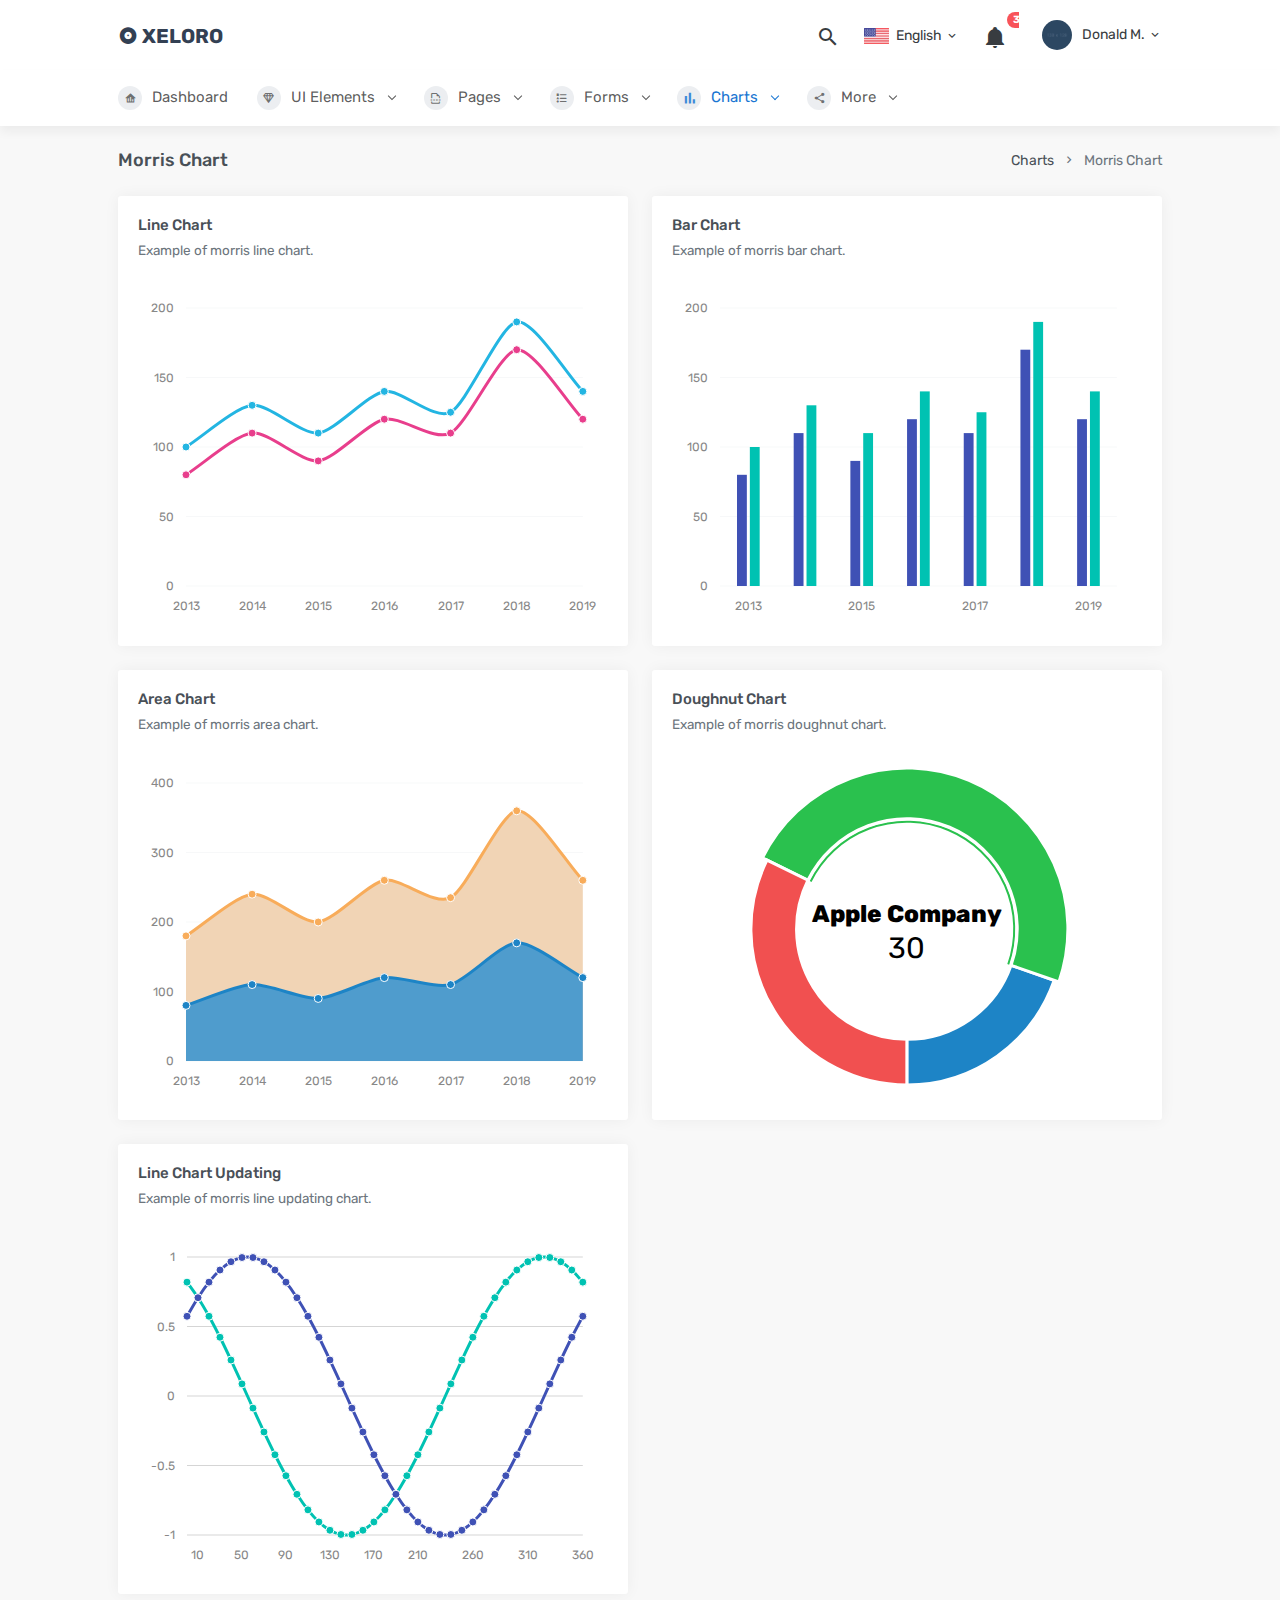
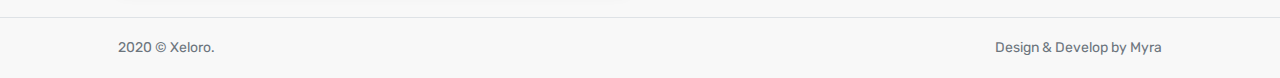
<file: plantilla/Admin/horizontal/charts-morris.html>
<!DOCTYPE html>
<html lang="en">

    <head>
        <meta charset="utf-8" />
        <title>Xeloro - Admin & Dashboard Template</title>
        <meta name="viewport" content="width=device-width, initial-scale=1, shrink-to-fit=no">
        <meta content="Premium Multipurpose Admin & Dashboard Template" name="description" />
        <meta content="MyraStudio" name="author" />
        <meta http-equiv="X-UA-Compatible" content="IE=edge" />

        <!-- App favicon -->
        <link rel="shortcut icon" href="assets/images/favicon.ico">

        <!-- App css -->
        <link href="assets/css/bootstrap.min.css" rel="stylesheet" type="text/css" />
        <link href="assets/css/icons.min.css" rel="stylesheet" type="text/css" />
        <link href="assets/css/theme.min.css" rel="stylesheet" type="text/css" />

    </head>

    <body>

         <!-- Begin page -->
         <div id="layout-wrapper">

            <div class="main-content">

                <header id="page-topbar">
                    <div class="navbar-header">
                        <!-- LOGO -->
                        <div class="navbar-brand-box d-flex align-items-left">
                            <a href="index.html" class="logo">
                                <i class="mdi mdi-album"></i>
                                <span>
                                    Xeloro
                                </span>
                            </a>

                            <button type="button" class="btn btn-sm mr-2 font-size-16 d-lg-none header-item waves-effect waves-light" data-toggle="collapse" data-target="#topnav-menu-content">
                                <i class="fa fa-fw fa-bars"></i>
                            </button>
                        </div>
        
                        <div class="d-flex align-items-center">
        
                            <div class="dropdown d-inline-block ml-2">
                                <button type="button" class="btn header-item noti-icon waves-effect waves-light" id="page-header-search-dropdown"
                                    data-toggle="dropdown" aria-haspopup="true" aria-expanded="false">
                                    <i class="mdi mdi-magnify"></i>
                                </button>
                                <div class="dropdown-menu dropdown-menu-lg dropdown-menu-right p-0"
                                    aria-labelledby="page-header-search-dropdown">
                                    
                                    <form class="p-3">
                                        <div class="form-group m-0">
                                            <div class="input-group">
                                                <input type="text" class="form-control" placeholder="Search ..." aria-label="Recipient's username">
                                                <div class="input-group-append">
                                                    <button class="btn btn-primary" type="submit"><i class="mdi mdi-magnify"></i></button>
                                                </div>
                                            </div>
                                        </div>
                                    </form>
                                </div>
                            </div>
        
                            <div class="dropdown d-inline-block">
                                <button type="button" class="btn header-item waves-effect waves-light"
                                    data-toggle="dropdown" aria-haspopup="true" aria-expanded="false">
                                    <img class="" src="assets/images/flags/us.jpg" alt="Header Language" height="16">
                                    <span class="d-none d-sm-inline-block ml-1">English</span>
                                    <i class="mdi mdi-chevron-down d-none d-sm-inline-block"></i>
                                </button>
                                <div class="dropdown-menu dropdown-menu-right">
                                    
                                    <!-- item-->
                                    <a href="javascript:void(0);" class="dropdown-item notify-item">
                                        <img src="assets/images/flags/spain.jpg" alt="user-image" class="mr-1" height="12"> <span class="align-middle">Spanish</span>
                                    </a>
        
                                    <!-- item-->
                                    <a href="javascript:void(0);" class="dropdown-item notify-item">
                                        <img src="assets/images/flags/germany.jpg" alt="user-image" class="mr-1" height="12"> <span class="align-middle">German</span>
                                    </a>
        
                                    <!-- item-->
                                    <a href="javascript:void(0);" class="dropdown-item notify-item">
                                        <img src="assets/images/flags/italy.jpg" alt="user-image" class="mr-1" height="12"> <span class="align-middle">Italian</span>
                                    </a>
        
                                    <!-- item-->
                                    <a href="javascript:void(0);" class="dropdown-item notify-item">
                                        <img src="assets/images/flags/russia.jpg" alt="user-image" class="mr-1" height="12"> <span class="align-middle">Russian</span>
                                    </a>
                                </div>
                            </div>
        
                            <div class="dropdown d-inline-block">
                                <button type="button" class="btn header-item noti-icon waves-effect waves-light" id="page-header-notifications-dropdown"
                                    data-toggle="dropdown" aria-haspopup="true" aria-expanded="false">
                                    <i class="mdi mdi-bell"></i>
                                    <span class="badge badge-danger badge-pill">3</span>
                                </button>
                                <div class="dropdown-menu dropdown-menu-lg dropdown-menu-right p-0"
                                    aria-labelledby="page-header-notifications-dropdown">
                                    <div class="p-3">
                                        <div class="row align-items-center">
                                            <div class="col">
                                                <h6 class="m-0"> Notifications </h6>
                                            </div>
                                            <div class="col-auto">
                                                <a href="#!" class="small"> View All</a>
                                            </div>
                                        </div>
                                    </div>
                                    <div data-simplebar style="max-height: 230px;">
                                        <a href="" class="text-reset notification-item">
                                            <div class="media">
                                                <img src="assets/images/users/avatar-2.jpg"
                                                    class="mr-3 rounded-circle avatar-xs" alt="user-pic">
                                                <div class="media-body">
                                                    <h6 class="mt-0 mb-1">Samuel Coverdale</h6>
                                                    <p class="font-size-12 mb-1">You have new follower on Instagram</p>
                                                    <p class="font-size-12 mb-0 text-muted"><i class="mdi mdi-clock-outline"></i> 2 min ago</p>
                                                </div>
                                            </div>
                                        </a>
                                        <a href="" class="text-reset notification-item">
                                            <div class="media">
                                                <div class="avatar-xs mr-3">
                                                    <span class="avatar-title bg-success rounded-circle">
                                                        <i class="mdi mdi-cloud-download-outline"></i>
                                                    </span>
                                                </div>
                                                <div class="media-body">
                                                    <h6 class="mt-0 mb-1">Download Available !</h6>
                                                    <p class="font-size-12 mb-1">Latest version of admin is now available. Please download here.</p>
                                                    <p class="font-size-12 mb-0 text-muted"><i class="mdi mdi-clock-outline"></i> 4 hours ago</p>
                                                </div>
                                            </div>
                                        </a>
                                        <a href="" class="text-reset notification-item">
                                            <div class="media">
                                                <img src="assets/images/users/avatar-3.jpg"
                                                    class="mr-3 rounded-circle avatar-xs" alt="user-pic">
                                                <div class="media-body">
                                                    <h6 class="mt-0 mb-1">Victoria Mendis</h6>
                                                    <p class="font-size-12 mb-1">Just upgraded to premium account.</p>
                                                    <p class="font-size-12 mb-0 text-muted"><i class="mdi mdi-clock-outline"></i> 1 day ago</p>
                                                </div>
                                            </div>
                                        </a>
                                    </div>
                                    <div class="p-2 border-top">
                                        <a class="btn btn-sm btn-light btn-block text-center" href="javascript:void(0)">
                                            <i class="mdi mdi-arrow-down-circle mr-1"></i> Load More..
                                        </a>
                                    </div>
                                </div>
                            </div>
        
                            <div class="dropdown d-inline-block ml-2">
                                <button type="button" class="btn header-item waves-effect waves-light"
                                    data-toggle="dropdown" aria-haspopup="true" aria-expanded="false">
                                    <img class="rounded-circle header-profile-user" src="assets/images/users/avatar-3.jpg"
                                        alt="Header Avatar">
                                    <span class="d-none d-sm-inline-block ml-1">Donald M.</span>
                                    <i class="mdi mdi-chevron-down d-none d-sm-inline-block"></i>
                                </button>
                                <div class="dropdown-menu dropdown-menu-right">
                                    <a class="dropdown-item d-flex align-items-center justify-content-between" href="javascript:void(0)">
                                        <span>Inbox</span>
                                        <span>
                                            <span class="badge badge-pill badge-info">3</span>
                                        </span>
                                    </a>
                                    <a class="dropdown-item d-flex align-items-center justify-content-between" href="javascript:void(0)">
                                        <span>Profile</span>
                                        <span>
                                            <span class="badge badge-pill badge-warning">1</span>
                                        </span>
                                    </a>
                                    <a class="dropdown-item d-flex align-items-center justify-content-between" href="javascript:void(0)">
                                        Settings
                                    </a>
                                    <a class="dropdown-item d-flex align-items-center justify-content-between" href="javascript:void(0)">
                                        <span>Lock Account</span>
                                    </a>
                                    <a class="dropdown-item d-flex align-items-center justify-content-between" href="javascript:void(0)">
                                        <span>Log Out</span>
                                    </a>
                                </div>
                            </div>
                            
                        </div>
                    </div>
                </header>

                <div class="topnav">
                    <div class="container-fluid">
                        <nav class="navbar navbar-light navbar-expand-lg topnav-menu">
                            
                            <div class="collapse navbar-collapse" id="topnav-menu-content">
                                <ul class="navbar-nav">
                                    <li class="nav-item">
                                        <a class="nav-link" href="index.html">
                                            <i class="mdi mdi-home-analytics"></i>Dashboard
                                        </a>
                                    </li>
                                
                                    <li class="nav-item dropdown">
                                        <a class="nav-link dropdown-toggle arrow-none" href="#" id="topnav-components" role="button" data-toggle="dropdown" aria-haspopup="true" aria-expanded="false">
                                            <i class="mdi mdi-diamond-stone"></i>UI Elements <div class="arrow-down"></div>
                                        </a>
                                        <div class="dropdown-menu" aria-labelledby="topnav-components">
                                            <a href="ui-buttons.html" class="dropdown-item">Buttons</a>
                                            <a href="ui-cards.html" class="dropdown-item">Cards</a>
                                            <a href="ui-carousel.html" class="dropdown-item">Carousel</a>
                                            <a href="ui-embeds.html" class="dropdown-item">Embeds</a>
                                            <a href="ui-general.html" class="dropdown-item">General</a>
                                            <a href="ui-grid.html" class="dropdown-item">Grid</a>
                                            <a href="ui-media-objects.html" class="dropdown-item">Media Objects</a>
                                            <a href="ui-modals.html" class="dropdown-item">Modals</a>
                                            <a href="ui-progressbars.html" class="dropdown-item">Progress Bars</a>
                                            <a href="ui-tabs.html" class="dropdown-item">Tabs</a>
                                            <a href="ui-typography.html" class="dropdown-item">Typography</a>
                                            <a href="ui-toasts.html" class="dropdown-item">Toasts</a>
                                            <a href="ui-tooltips-popovers.html" class="dropdown-item">Tooltips & Popovers</a>
                                            <a href="ui-scrollspy.html" class="dropdown-item">Scrollspy</a>
                                            <a href="ui-spinners.html" class="dropdown-item">Spinners</a>
                                            <a href="ui-sweetalerts.html" class="dropdown-item">Sweet Alerts</a>
                                        </div>
                                    </li>

                                    <li class="nav-item dropdown">
                                        <a class="nav-link dropdown-toggle arrow-none" href="#" id="topnav-pages" role="button" data-toggle="dropdown" aria-haspopup="true" aria-expanded="false">
                                            <i class="mdi mdi-format-page-break"></i>Pages <div class="arrow-down"></div>
                                        </a>
                                        <div class="dropdown-menu" aria-labelledby="topnav-pages">
                                            <div class="dropdown">
                                                <a class="dropdown-item dropdown-toggle arrow-none" href="#" id="topnav-auth" role="button" data-toggle="dropdown" aria-haspopup="true" aria-expanded="false">
                                                    Auth Pages <div class="arrow-down"></div>
                                                </a>
                                                <div class="dropdown-menu" aria-labelledby="topnav-auth">
                                                    <a href="auth-login.html" class="dropdown-item">Login</a>
                                                    <a href="auth-register.html" class="dropdown-item">Register</a>
                                                    <a href="auth-recoverpw.html" class="dropdown-item">Recover Password</a>
                                                    <a href="auth-lock-screen.html" class="dropdown-item">Lock Screen</a>
                                                    <a href="auth-404.html" class="dropdown-item">Error 404</a>
                                                    <a href="auth-500.html" class="dropdown-item">Error 500</a>
                                                </div>
                                            </div>
                                            <a href="pages-invoice.html" class="dropdown-item">Invoice</a>
                                            <a href="pages-starter.html" class="dropdown-item">Starter Page</a>
                                            <a href="pages-maintenance.html" class="dropdown-item">Maintenance</a>
                                            <a href="pages-faqs.html" class="dropdown-item">FAQs</a>
                                            <a href="pages-pricing.html" class="dropdown-item">Pricing</a>
                                        </div>
                                    </li>

                                   

                                    <li class="nav-item dropdown">
                                        <a class="nav-link dropdown-toggle arrow-none" href="#" id="topnav-forms" role="button" data-toggle="dropdown" aria-haspopup="true" aria-expanded="false">
                                            <i class="mdi mdi-format-list-bulleted-type"></i>Forms <div class="arrow-down"></div>
                                        </a>
                                        <div class="dropdown-menu" aria-labelledby="topnav-forms">
                                            <a href="forms-elements.html" class="dropdown-item">Elements</a>
                                            <a href="forms-plugins.html" class="dropdown-item">Plugins</a>
                                            <a href="forms-validation.html" class="dropdown-item">Validation</a>
                                            <a href="forms-mask.html" class="dropdown-item">Masks</a>
                                            <a href="forms-quilljs.html" class="dropdown-item">Quilljs</a>
                                            <a href="forms-uploads.html" class="dropdown-item">File Uploads</a>
                                        </div>
                                    </li>

                                    <li class="nav-item dropdown">
                                        <a class="nav-link dropdown-toggle arrow-none" href="#" id="topnav-charts" role="button" data-toggle="dropdown" aria-haspopup="true" aria-expanded="false">
                                            <i class="mdi mdi-poll"></i>Charts <div class="arrow-down"></div>
                                        </a>
                                        <div class="dropdown-menu" aria-labelledby="topnav-charts">
                                            <a href="charts-morris.html" class="dropdown-item">Morris</a>
                                            <a href="charts-google.html" class="dropdown-item">Google</a>
                                            <a href="charts-chartjs.html" class="dropdown-item">Chartjs</a>
                                            <a href="charts-sparkline.html" class="dropdown-item">Sparkline</a>
                                            <a href="charts-knob.html" class="dropdown-item">Jquery Knob</a>
                                        </div>
                                    </li>

                                    <li class="nav-item dropdown">
                                        <a class="nav-link dropdown-toggle arrow-none" href="#" id="topnav-more" role="button" data-toggle="dropdown" aria-haspopup="true" aria-expanded="false">
                                            <i class="mdi mdi-share-variant"></i>More <div class="arrow-down"></div>
                                        </a>
                                        <div class="dropdown-menu" aria-labelledby="topnav-more">
                                            <a href="calendar.html" class="dropdown-item">Calendar</a>
                                            <div class="dropdown">
                                                <a class="dropdown-item dropdown-toggle arrow-none" href="#" id="topnav-tables" role="button" data-toggle="dropdown" aria-haspopup="true" aria-expanded="false">
                                                    Tables <div class="arrow-down"></div>
                                                </a>
                                                <div class="dropdown-menu" aria-labelledby="topnav-tables">
                                                    <a href="tables-basic.html" class="dropdown-item">Basic Tables</a>
                                                    <a href="tables-datatables.html" class="dropdown-item">Data Tables</a>
                                                </div>
                                            </div>
                                            <div class="dropdown">
                                                <a class="dropdown-item dropdown-toggle arrow-none" href="#" id="topnav-icons" role="button" data-toggle="dropdown" aria-haspopup="true" aria-expanded="false">
                                                    Icons <div class="arrow-down"></div>
                                                </a>
                                                <div class="dropdown-menu" aria-labelledby="topnav-icons">
                                                    <a href="icons-feather.html" class="dropdown-item">Feather Icons</a>
                                                    <a href="icons-materialdesign.html" class="dropdown-item">Material Design</a>
                                                    <a href="icons-dripicons.html" class="dropdown-item">Dripicons</a>
                                                    <a href="icons-fontawesome.html" class="dropdown-item">Font awesome</a>
                                                </div>
                                            </div>
                                            <div class="dropdown">
                                                <a class="dropdown-item dropdown-toggle arrow-none" href="#" id="topnav-maps" role="button" data-toggle="dropdown" aria-haspopup="true" aria-expanded="false">
                                                    Maps <div class="arrow-down"></div>
                                                </a>
                                                <div class="dropdown-menu" aria-labelledby="topnav-maps">
                                                    <a href="maps-google.html" class="dropdown-item">Google Maps</a>
                                                    <a href="maps-vector.html" class="dropdown-item">Vector Maps</a>
                                                </div>
                                            </div>
                                        </div>
                                    </li>

                                </ul>
                            </div>
                        </nav>
                    </div>
                </div>                
          

                <div class="page-content">
                    <div class="container-fluid">
                        <!-- start page title -->
                        <div class="row">
                            <div class="col-12">
                                <div class="page-title-box d-flex align-items-center justify-content-between">
                                    <h4 class="mb-0 font-size-18">Morris Chart</h4>
    
                                    <div class="page-title-right">
                                        <ol class="breadcrumb m-0">
                                            <li class="breadcrumb-item"><a href="javascript: void(0);">Charts</a></li>
                                            <li class="breadcrumb-item active">Morris Chart</li>
                                        </ol>
                                    </div>
                                    
                                </div>
                            </div>
                        </div>     
                        <!-- end page title -->
    
                        <div class="row">
                            <div class="col-xl-6">
                                <div class="card">
                                    <div class="card-body">
                        
                                        <h4 class="card-title">Line Chart</h4>
                                        <p class="card-subtitle mb-4">Example of morris line chart.</p>
    
                                        <div id="morris-line-example" class="morris-chart"></div>
                        
                                    </div> <!-- end card-body-->
                                </div> <!-- end card-->
                            </div> <!-- end col -->
                        
                            <div class="col-xl-6">
                                <div class="card">
                                    <div class="card-body">
                        
                                        <h4 class="card-title">Bar Chart</h4>
                                        <p class="card-subtitle mb-4">Example of morris bar chart.</p>
    
                                        <div id="morris-bar-example" class="morris-chart"></div>
                        
                                    </div> <!-- end card-body-->
                                </div> <!-- end card-->
                            </div> <!-- end col -->
                        </div>
                        <!-- end row-->
    
                        <div class="row">
                            <div class="col-xl-6">
                                <div class="card">
                                    <div class="card-body">
                        
                                        <h4 class="card-title">Area Chart</h4>
                                        <p class="card-subtitle mb-4">Example of morris area chart.</p>
    
                                        <div id="morris-area-example" class="morris-chart"></div>
                        
                                    </div> <!-- end card-body-->
                                </div> <!-- end card-->
                            </div> <!-- end col -->
                        
                            <div class="col-xl-6">
                                <div class="card">
                                    <div class="card-body">
                        
                                        <h4 class="card-title">Doughnut Chart</h4>
                                        <p class="card-subtitle mb-4">Example of morris doughnut chart.</p>
    
                                        <div id="morris-donut-example" class="morris-chart"></div>
                        
                                    </div> <!-- end card-body-->
                                </div> <!-- end card-->
                            </div> <!-- end col -->
                        </div>
                        <!-- end row-->
    
                        <div class="row">
                            <div class="col-xl-6">
                                <div class="card">
                                    <div class="card-body">
                        
                                        <h4 class="card-title">Line Chart Updating</h4>
                                        <p class="card-subtitle mb-4">Example of morris line updating chart.</p>
    
                                        <div id="line-chart-updating" class="morris-chart"></div>
                        
                                    </div> <!-- end card-body-->
                                </div> <!-- end card-->
                            </div> <!-- end col -->
                        </div>
                        <!-- end row-->
    

                        
                    </div> <!-- container-fluid -->
                </div>
                <!-- End Page-content -->

                <footer class="footer">
                    <div class="container-fluid">
                        <div class="row">
                            <div class="col-md-6">
                                <div class="text-center text-lg-left">
                                    2020 © Xeloro.
                                </div>
                            </div>
                            <div class="col-md-6">
                                <div class="text-right d-none d-lg-block">
                                    Design & Develop by Myra
                                </div>
                            </div>
                        </div>
                    </div>
                </footer>

            </div>
            <!-- end main content-->

        </div>
        <!-- END layout-wrapper -->


        <!-- jQuery  -->
        <script src="assets/js/jquery.min.js"></script>
        <script src="assets/js/bootstrap.bundle.min.js"></script>
        <script src="assets/js/waves.js"></script>
        <script src="assets/js/simplebar.min.js"></script>

        <!-- Morris Js-->
        <script src="../plugins/morris-js/morris.min.js"></script>
        
        <!-- Raphael Js-->
        <script src="../plugins/raphael/raphael.min.js"></script>

        <!-- Morris Custom Js-->
        <script src="assets/pages/morris-chart-demo.js"></script>


        <!-- App js -->
        <script src="assets/js/theme.js"></script>

    </body>

</html>
</file>
<file: plantilla/Documentation/css/prettify.css>
/* Pretty printing styles. Used with prettify.js.
 *
 * This version is slight modified based on the original version.
 *
 * Name:	Stanley Ng
 * Email: 	stanleyhlng@googlegroups.com
 * 
 * Reference:
 * http://code.google.com/p/google-code-prettify/source/browse/trunk/src/prettify.css
 */
.pln {
  color: #48484C; }

.str {
  color: #DD1144; }

.kwd {
  color: #1E347B; }

.com {
  color: #93A1A1; }

.typ {
  color: teal; }

.lit {
  color: #195F91; }

.pun {
  color: #93A1A1; }

.opn {
  color: #93A1A1; }

.clo {
  color: #93A1A1; }

.tag {
  color: #008; }

.atn {
  color: teal; }

.atv {
  color: #DD1144; }

.dec {
  color: teal; }

.var {
  color: teal; }

.fun {
  color: #DC322F; }

/* Put a border around prettyprinted code snippets. */
pre.prettyprint {
  background-color: #F7F7F9;
  padding: 10px;
  border: 1px solid #E1E1E8; }

pre.prettyprint.linenums {
  box-shadow: 40px 0 0 #FBFBFC inset, 41px 0 0 #ECECF0 inset; }

/* Specify class=linenums on a pre to get line numbering */
ol.linenums {
  color: #1E347B;
  margin: 0 0 0 40px; }

ol.linenums li {
  color: #BEBEC5;
  line-height: 18px;
  padding-left: 12px;
  text-shadow: 0 1px 0 #FFFFFF; }

li.L0,
li.L1,
li.L2,
li.L3,
li.L5,
li.L6,
li.L7,
li.L8 {
  list-style-type: normal; }

/* Alternate shading for lines */
li.L1,
li.L3,
li.L5,
li.L7,
li.L9 {
  background: #eee; }
</file>
<file: plantilla/Documentation/css/styles.css>
body {
  font-family: 'Roboto', sans-serif;
  font-weight: 400;
  color: #666;
  background-color: #edf0f0;
  font-size: 14px;
  line-height: 22px;
  overflow-x:hidden;
}
a {
  color: inherit;
}
a:hover,
a:focus {
  color: #317eeb;
  outline: none;
  text-decoration: none;
}

.p-t-20 {
	padding-top: 2em;
}

.p-t-50 {
  padding-top: 5em;
}
.list-none {
  list-style: none;
}

.navbar-default {
	border: none;
  margin-bottom: 0px;
  background-color: #343d46;
  border-radius: 0px;
	padding-top: 4px;
	padding-bottom: 4px;
}

.navbar-brand {
	height: auto;
	font-weight: 700;
	font-size: 20px;
  color: #fff !important;
  display: block;
  float: none;
  text-align: center;
}

.bg-dark {
  background-color: #0c1021;
}

.alert-success {
    color: #01ba9a;
    border: 0;
    background-color: rgba(1,186,154,.15);
}

.copy {
  padding-top: 20px;
}

/* Toggle Styles */


/* this css is taken from Start Bootstrap - Simple Sidebar HTML Template (http://startbootstrap.com) */
#wrapper {
    padding-left: 0;
    -webkit-transition: all 0.5s ease;
    -moz-transition: all 0.5s ease;
    -o-transition: all 0.5s ease;
    transition: all 0.5s ease;
}

#sidebar-wrapper {
    background: #ffffff;
    box-shadow: 0 1px 3px rgba(0, 0, 0, 0.15);
    z-index: 1000;
    position: fixed;
    left: 250px;
    width: 0;
    height: 100%;
    overflow-y: auto;
    -webkit-transition: all 0.5s ease;
    -moz-transition: all 0.5s ease;
    -o-transition: all 0.5s ease;
    transition: all 0.5s ease;
}

#wrapper.toggled #sidebar-wrapper {
    width: 250px;
}

#page-content-wrapper {
    width: 100%;
    position: absolute;
    padding: 15px;
    top: 70px;
}

#wrapper.toggled #page-content-wrapper {
    position: absolute;
    margin-right: -250px;
}

/* Sidebar Styles */

.sidebar-nav {
    position: absolute;
    top: 0;
    width: 250px;
    margin: 0;
    padding: 0;
    list-style: none;
    top: 2em;
}

.sidebar-nav li {
    text-indent: 20px;
    line-height: 40px;
}

.sidebar-nav li a {
    display: block;
    text-decoration: none;
    color: #444;
}

.sidebar-nav li a:hover {
    text-decoration: none;
    color: #111;
    background: rgba(0,0,0,0.05);
}

.sidebar-nav li a:active,
.sidebar-nav li a:focus {
    text-decoration: none;
}

.sidebar-nav > .sidebar-brand {
    height: 65px;
    font-size: 18px;
    line-height: 60px;
}

.sidebar-nav > .sidebar-brand a {
    color: #999999;
}

.sidebar-nav > .sidebar-brand a:hover {
    color: #fff;
    background: none;
}

@media(min-width:768px) {
  
    #wrapper.toggled {
        padding-left: 0;
    }

    #sidebar-wrapper {
        width: 250px;
    }

    #wrapper.toggled #sidebar-wrapper {
        width: 0;
    }

    #page-content-wrapper {
        padding: 20px;
        position: relative;
    }

    #wrapper.toggled #page-content-wrapper {
        position: relative;
        margin-right: 0;
    }
}

/* right bar */
.right-bar {
  background-color: #fff;
  padding: 10px 30px;
  font-size: 15px;
}

.page-header {
  padding-bottom: 9px;
  margin: 40px 0 20px;
  border-bottom: 1px solid #eee;
  font-weight: 500;
}

#plugin-list li,#plugin-list li a {
  font-size: 15px;
}

b, strong {
  font-weight: 500;
}

.navbar-header {
  float: none;
}

.credit-list li{
  padding: 5px 0;
}

.title-main {
  margin-top: 50px;
}
</file>
<file: plantilla/Admin/horizontal/assets/css/theme.min.css>
@import url("https://fonts.googleapis.com/css?family=Rubik:300,400,500,700&display=swap");.topnav{background:#fff;padding:0 calc(24px / 2);-webkit-box-shadow:0px 6px 10px 0 rgba(0,0,0,0.05);box-shadow:0px 6px 10px 0 rgba(0,0,0,0.05)}.topnav .topnav-menu{margin:0;padding:0}.topnav .navbar-nav .nav-link{font-size:.9375rem;position:relative;padding:1rem 0.9rem}.topnav .navbar-nav .nav-link i{display:inline-block;line-height:24px;height:24px;width:24px;background-color:#e9ecef;text-align:center;border-radius:50%;margin-right:10px;font-size:13px;opacity:0.85}@media (min-width: 1200px){.container-fluid{max-width:85%}}@media (min-width: 992px){.topnav .navbar-nav .nav-item:first-of-type .nav-link{padding-left:0}.topnav .dropdown-item{padding:.5rem 1.5rem;min-width:180px}.topnav .dropdown .dropdown-menu{margin-top:0;border-radius:0 0 .2rem .2rem}.topnav .dropdown .dropdown-menu .arrow-down::after{right:15px;-webkit-transform:rotate(-135deg) translateY(-50%);transform:rotate(-135deg) translateY(-50%);position:absolute}.topnav .dropdown .dropdown-menu .dropdown .dropdown-menu{position:absolute;top:0;left:100%;display:none}.topnav .dropdown:hover>.dropdown-menu{display:block}.topnav .dropdown:hover>.dropdown-menu>.dropdown:hover>.dropdown-menu{display:block}.navbar-toggle{display:none}}.arrow-down{display:inline-block}.arrow-down:after{border-color:initial;border-style:solid;border-width:0 0 1px 1px;content:"";height:.4em;display:inline-block;right:5px;top:50%;margin-left:10px;-webkit-transform:rotate(-45deg) translateY(-50%);transform:rotate(-45deg) translateY(-50%);-webkit-transform-origin:top;transform-origin:top;-webkit-transition:all .3s ease-out;transition:all .3s ease-out;width:.4em}@media (max-width: 1199.98px){.topnav-menu .navbar-nav li:last-of-type .dropdown .dropdown-menu{right:100%;left:auto}}@media (max-width: 991.98px){.topnav{max-height:360px;overflow-y:auto}.topnav .navbar-nav .nav-link{padding:0.75rem 1.1rem}.topnav .dropdown .dropdown-menu{background-color:transparent;border:none;-webkit-box-shadow:none;box-shadow:none;padding-left:15px}.topnav .dropdown .dropdown-item{position:relative;background-color:transparent}.topnav .dropdown .dropdown-item.active,.topnav .dropdown .dropdown-item:active{color:#1976d2}.topnav .arrow-down::after{right:15px;position:absolute}}#page-topbar{top:0;right:0;left:0;z-index:999;background-color:#fff;padding:0 calc(24px / 2)}.navbar-header{display:-webkit-box;display:-ms-flexbox;display:flex;-ms-flex-pack:justify;-webkit-box-pack:justify;justify-content:space-between;-webkit-box-align:center;-ms-flex-align:center;align-items:center;margin:0 auto;height:70px}.navbar-header .dropdown.show .header-item{background-color:rgba(255,255,255,0.15)}@media (min-width: 1200px){.navbar-header{max-width:85%}}.navbar-brand-box{padding-left:calc(24px / 2);text-align:center}.logo{line-height:70px;color:#334053 !important;font-size:20px;text-transform:uppercase;font-weight:700}.logo span{vertical-align:middle}.page-title-box{padding-bottom:24px}.page-title-box .breadcrumb{background-color:transparent;padding:0}@media (max-width: 992px){.navbar-brand-box{padding-left:0}.logo{padding-right:15px}.logo span{display:none}.logo i{display:inline-block}}.page-content{padding:24px calc(24px / 2) 60px calc(24px / 2)}.header-item{height:70px;-webkit-box-shadow:none !important;box-shadow:none !important;color:#383c40;border:0}.header-item:hover{color:#383c40}.header-profile-user{height:36px;width:36px;background-color:rgba(255,255,255,0.5);padding:3px}.noti-icon i{font-size:24px;color:#383c40}.noti-icon .badge{position:absolute;top:12px}.notification-item .media{padding:0.75rem 1rem}.notification-item .media:hover{background-color:#f8f9fa}.footer{border-top:1px solid #dee2e6;bottom:0;padding:19px 12px 20px;position:absolute;right:0;color:#6c757d;left:0}.avatar-xs{height:2rem;width:2rem}.avatar-sm{height:3rem;width:3rem}.avatar-md{height:4.5rem;width:4.5rem}.avatar-lg{height:6rem;width:6rem}.avatar-xl{height:7.5rem;width:7.5rem}.avatar-title{-webkit-box-align:center;-ms-flex-align:center;align-items:center;background-color:#1976d2;color:#fff;display:-webkit-box;display:-ms-flexbox;display:flex;font-weight:700;height:100%;-webkit-box-pack:center;-ms-flex-pack:center;justify-content:center;width:100%}.font-family-secondary{font-family:"Rubik",sans-serif}.font-size-12{font-size:12px !important}.font-size-13{font-size:13px !important}.font-size-14{font-size:14px !important}.font-size-15{font-size:15px !important}.font-size-16{font-size:16px !important}.font-size-17{font-size:17px !important}.font-size-18{font-size:18px !important}.font-size-20{font-size:20px !important}.font-size-22{font-size:22px !important}.social-list-item{height:2rem;width:2rem;line-height:calc(2rem - 2px);display:block;border:1px solid #747a80;border-radius:50%;color:#747a80;text-align:center}.scrollspy-example{position:relative;height:200px;margin-top:.5rem;overflow:auto}.icons-list{color:#6c757d}.icons-list div{cursor:pointer;line-height:45px;white-space:nowrap;text-overflow:ellipsis;display:block;overflow:hidden;text-align:center}.icons-list i{font-size:22px;line-height:30px;display:block}.button-examples{margin-left:-5px;margin-bottom:-10px}.button-examples .btn{margin-bottom:10px;margin-left:5px}@media print{.left-side-menu,.page-title-box,.navbar-header,.footer{display:none !important}.card-body,.page-content,body{padding:0 !important;margin:0}}[data-simplebar]{position:relative;-webkit-box-orient:vertical;-webkit-box-direction:normal;-ms-flex-direction:column;flex-direction:column;-ms-flex-wrap:wrap;flex-wrap:wrap;-webkit-box-pack:start;-ms-flex-pack:start;justify-content:flex-start;-ms-flex-line-pack:start;align-content:flex-start;-webkit-box-align:start;-ms-flex-align:start;align-items:flex-start}.simplebar-wrapper{overflow:hidden;width:inherit;height:inherit;max-width:inherit;max-height:inherit}.simplebar-mask{direction:inherit;position:absolute;overflow:hidden;padding:0;margin:0;left:0;top:0;bottom:0;right:0;width:auto !important;height:auto !important;z-index:0}.simplebar-offset{direction:inherit !important;-webkit-box-sizing:inherit !important;box-sizing:inherit !important;resize:none !important;position:absolute;top:0;left:0;bottom:0;right:0;padding:0;margin:0;-webkit-overflow-scrolling:touch}.simplebar-content-wrapper{direction:inherit;-webkit-box-sizing:border-box !important;box-sizing:border-box !important;position:relative;display:block;height:100%;width:auto;visibility:visible;overflow:auto;max-width:100%;max-height:100%}.simplebar-content:before,.simplebar-content:after{content:' ';display:table}.simplebar-placeholder{max-height:100%;max-width:100%;width:100%;pointer-events:none}.simplebar-height-auto-observer-wrapper{-webkit-box-sizing:inherit !important;box-sizing:inherit !important;height:100%;width:100%;max-width:1px;position:relative;float:left;max-height:1px;overflow:hidden;z-index:-1;padding:0;margin:0;pointer-events:none;-webkit-box-flex:inherit;-ms-flex-positive:inherit;flex-grow:inherit;-ms-flex-negative:0;flex-shrink:0;-ms-flex-preferred-size:0;flex-basis:0}.simplebar-height-auto-observer{-webkit-box-sizing:inherit;box-sizing:inherit;display:block;opacity:0;position:absolute;top:0;left:0;height:1000%;width:1000%;min-height:1px;min-width:1px;overflow:hidden;pointer-events:none;z-index:-1}.simplebar-track{z-index:1;position:absolute;right:0;bottom:0;pointer-events:none;overflow:hidden}[data-simplebar].simplebar-dragging .simplebar-track{pointer-events:all}.simplebar-scrollbar{position:absolute;right:2px;width:4px;min-height:10px}.simplebar-scrollbar:before{position:absolute;content:'';background:#a2adb7;border-radius:3px;left:0;right:0;opacity:0;-webkit-transition:opacity 0.2s linear;transition:opacity 0.2s linear}.simplebar-track .simplebar-scrollbar.simplebar-visible:before{opacity:0.5;-webkit-transition:opacity 0s linear;transition:opacity 0s linear}.simplebar-track.simplebar-vertical{top:0;width:11px}.simplebar-track.simplebar-vertical .simplebar-scrollbar:before{top:2px;bottom:2px}.simplebar-track.simplebar-horizontal{left:0;height:11px}.simplebar-track.simplebar-horizontal .simplebar-scrollbar:before{height:100%;left:2px;right:2px}.simplebar-track.simplebar-horizontal .simplebar-scrollbar{right:auto;left:0;top:2px;height:7px;min-height:0;min-width:10px;width:auto}[data-simplebar-direction='rtl'] .simplebar-track.simplebar-vertical{right:auto;left:0}.hs-dummy-scrollbar-size{direction:rtl;position:fixed;opacity:0;visibility:hidden;height:500px;width:500px;overflow-y:hidden;overflow-x:scroll}.custom-scroll{height:100%}.swal2-modal{font-family:"Rubik",sans-serif;-webkit-box-shadow:0 10px 33px rgba(0,0,0,0.1);box-shadow:0 10px 33px rgba(0,0,0,0.1)}.swal2-modal .swal2-title{font-size:24px}.swal2-modal .swal2-content{font-size:16px}.swal2-modal .swal2-spacer{margin:10px 0}.swal2-modal .swal2-file,.swal2-modal .swal2-input,.swal2-modal .swal2-textarea{border:2px solid #dee2e6;font-size:16px;-webkit-box-shadow:none;box-shadow:none}.swal2-modal .swal2-confirm.btn-confirm{background-color:#1976d2 !important;font-size:.875rem}.swal2-modal .swal2-cancel.btn-cancel{background-color:#f85359 !important;font-size:.875rem}.swal2-modal .swal2-styled:focus{-webkit-box-shadow:none !important;box-shadow:none !important}.swal2-icon.swal2-question{color:#1976d2;border-color:#1976d2}.swal2-icon.swal2-success{border-color:#09c199}.swal2-icon.swal2-success .line,.swal2-icon.swal2-success [class^=swal2-success-line][class$=long],.swal2-icon.swal2-success [class^=swal2-success-line]{background-color:#09c199}.swal2-icon.swal2-success .placeholder,.swal2-icon.swal2-success .swal2-success-ring{border-color:#09c199}.swal2-icon.swal2-warning{color:#f7981c;border-color:#f7981c}.swal2-icon.swal2-error{border-color:#f85359}.swal2-icon.swal2-error .line{background-color:#f85359}.swal2-icon.swal2-info{color:#1991eb;border-color:#1991eb}.swal2-icon.swal2-info{border-color:#1991eb}.swal2-icon.swal2-info .line{background-color:#1991eb}.swal2-modal .swal2-file:focus,.swal2-modal .swal2-input:focus,.swal2-modal .swal2-textarea:focus{outline:0;border:2px solid #1976d2}.swal2-container.swal2-shown{background-color:rgba(51,64,83,0.5)}.morris-chart text{font-family:"Rubik",sans-serif !important}.morris-hover{position:absolute;z-index:10}.morris-hover.morris-default-style{font-size:12px;text-align:center;border-radius:5px;padding:10px 12px;background:#334053;color:#fff;font-family:"Rubik",sans-serif}.morris-hover.morris-default-style .morris-hover-row-label{font-weight:bold;margin:0.25em 0;font-family:"Rubik",sans-serif}.morris-hover.morris-default-style .morris-hover-point{white-space:nowrap;margin:0.1em 0;color:#fff}.jqstooltip{-webkit-box-sizing:content-box;box-sizing:content-box;width:auto !important;height:auto !important;background-color:#334053 !important;-webkit-box-shadow:0 4px 18px rgba(0,0,0,0.11);box-shadow:0 4px 18px rgba(0,0,0,0.11);padding:5px 10px !important;border-radius:3px;border-color:#334053 !important}.jqsfield{color:#fff !important;font-size:12px !important;line-height:18px !important;font-family:"Rubik",sans-serif !important;font-weight:500 !important}[data-plugin="knob"]{font-family:"Rubik",sans-serif !important;font-weight:500 !important}.dataTables_wrapper.container-fluid{padding:0}table.dataTable{border-collapse:collapse !important;margin-bottom:15px !important}table.dataTable tbody>tr.selected,table.dataTable tbody>tr>.selected{background-color:#1976d2}table.dataTable tbody>tr.selected td,table.dataTable tbody>tr>.selected td{border-color:#1976d2}table.dataTable tbody td:focus{outline:none !important}table.dataTable tbody th.focus,table.dataTable tbody td.focus{outline:2px solid #1976d2 !important;outline-offset:-1px;color:#1976d2;background-color:rgba(25,118,210,0.15)}.dataTables_info{font-weight:500}table.dataTable.dtr-inline.collapsed>tbody>tr[role=row]>td:first-child:before,table.dataTable.dtr-inline.collapsed>tbody>tr[role=row]>th:first-child:before{-webkit-box-shadow:0 4px 18px rgba(0,0,0,0.11);box-shadow:0 4px 18px rgba(0,0,0,0.11);background-color:#09c199;top:.75rem}table.dataTable.dtr-inline.collapsed>tbody>tr.parent>td:first-child:before,table.dataTable.dtr-inline.collapsed>tbody>tr.parent>th:first-child:before{background-color:#f85359;top:.75rem}div.dt-button-info{background-color:#1976d2;border:none;color:#fff;-webkit-box-shadow:none;box-shadow:none;border-radius:3px;text-align:center;z-index:21}div.dt-button-info h2{border-bottom:none;background-color:rgba(255,255,255,0.2);color:#fff}@media (max-width: 767.98px){li.paginate_button.previous,li.paginate_button.next{display:inline-block;font-size:1.5rem}li.paginate_button{display:none}.dataTables_paginate ul{text-align:center;display:block;margin:1rem 0 0 !important}div.dt-buttons{display:inline-table;margin-bottom:1rem}}.activate-select .sorting_1{background-color:#f8f9fa}.calendar{float:left;margin-bottom:0}.none-border .modal-footer{border-top:none}.fc-toolbar{margin-bottom:5px}.fc-toolbar h2{font-size:16px;font-weight:600;line-height:30px;text-transform:uppercase}.fc-day{background:#fff}.fc-toolbar .fc-state-active,.fc-toolbar .ui-state-active,.fc-toolbar button:focus,.fc-toolbar button:hover,.fc-toolbar .ui-state-hover{z-index:0}.fc-widget-header{border:1px solid #ced4da;background-color:#e9ecef}.fc-widget-content{border:1px solid #ced4da}.fc th.fc-widget-header{font-size:14px;line-height:20px;padding:10px 0;font-weight:600;text-transform:uppercase}.fc-button{background:#fff;border:1px solid #ced4da;color:#495057;text-transform:capitalize}.fc-text-arrow{font-family:arial;font-size:16px}.fc-state-hover{background:#ced4da}.fc-state-highlight{background:#f0f0f0}.fc-cell-overlay{background:#f0f0f0}.fc-unthemed .fc-today{background:#fff}.fc-event{border-radius:3px;border:none;cursor:move;font-size:13px;margin:5px 0;padding:5px 10px;background-color:#a9cff5;color:#1976d2 !important;border-left:3px solid #1976d2}.fc-event.ui-draggable{padding:10px}.external-event{color:#fff;cursor:move;margin:10px 0;padding:6px 10px}.fc-basic-view td.fc-week-number span{padding-right:5px}.fc-basic-view td.fc-day-number{padding-right:5px}@media (max-width: 767.98px){.fc-toolbar .fc-left,.fc-toolbar .fc-right,.fc-toolbar .fc-center{float:none;display:block;clear:both;margin:10px 0}.fc .fc-toolbar>*>*{float:none}.fc-today-button{display:none}}.gmaps{height:450px;width:100%;border:0}.gmaps-dark{-webkit-filter:grayscale(100%);-moz-filter:grayscale(100%);-ms-filter:grayscale(100%);-o-filter:grayscale(100%);filter:grayscale(100%)}.jvectormap-tip{border:none;background:#343a40;color:#f8f9fa;font-family:"Rubik",sans-serif;font-size:.875rem;padding:5px 8px}.select2-container .select2-selection--single{border:1px solid #ced4da;height:35px;outline:none}.select2-container .select2-selection--single .select2-selection__rendered{line-height:33px;padding-left:12px}.select2-container .select2-selection--single .select2-selection__arrow{height:34px;width:34px;right:3px}.select2-container .select2-selection--single .select2-selection__arrow b{border-color:#bdc6cf transparent transparent transparent;border-width:6px 6px 0 6px}.select2-container--open .select2-selection--single .select2-selection__arrow b{border-color:transparent transparent #bdc6cf transparent !important;border-width:0 6px 6px 6px !important}.select2-results__option{padding:6px 12px}.select2-dropdown{border:none;-webkit-box-shadow:0 4px 18px rgba(0,0,0,0.11);box-shadow:0 4px 18px rgba(0,0,0,0.11)}.select2-container--default .select2-search--dropdown{padding:10px;background-color:#f8f9fa}.select2-container--default .select2-search--dropdown .select2-search__field{border:1px solid #dadfe4;outline:none}.select2-container--default .select2-results__option--highlighted[aria-selected]{background-color:#1976d2}.select2-container--default .select2-results__option[aria-selected=true]{background-color:#e9ecef;color:#334053}.select2-container--default .select2-results__option[aria-selected=true]:hover{background-color:#1976d2;color:#fff}.select2-container .select2-selection--multiple{min-height:35px;border:1px solid #ced4da !important}.select2-container .select2-selection--multiple .select2-selection__rendered{padding:1px 10px}.select2-container .select2-selection--multiple .select2-search__field{border:0}.select2-container .select2-selection--multiple .select2-selection__choice{background-color:#1976d2;border:none;color:#fff;border-radius:3px;padding:0 7px;margin-top:7px}.select2-container .select2-selection--multiple .select2-selection__choice__remove{color:#fff;margin-right:5px}.select2-container .select2-selection--multiple .select2-selection__choice__remove:hover{color:#fff}.datepicker{padding:10px !important}.datepicker td,.datepicker th{width:30px;height:30px;border-radius:50%}.datepicker table tr td.active.active,.datepicker table tr td.active.disabled,.datepicker table tr td.active.disabled.active,.datepicker table tr td.active.disabled.disabled,.datepicker table tr td.active.disabled:active,.datepicker table tr td.active.disabled:hover,.datepicker table tr td.active.disabled:hover.active,.datepicker table tr td.active.disabled:hover.disabled,.datepicker table tr td.active.disabled:hover:active,.datepicker table tr td.active.disabled:hover:hover,.datepicker table tr td .active.disabled:hover[disabled],.datepicker table tr td .active.disabled[disabled],.datepicker table tr td .active:active,.datepicker table tr td .active:hover,.datepicker table tr td .active:hover.active,.datepicker table tr td .active:hover.disabled,.datepicker table tr td .active:hover:active,.datepicker table tr td .active:hover:hover,.datepicker table tr td .active:hover[disabled],.datepicker table tr td .active[disabled],.datepicker table tr td span.active.active,.datepicker table tr td span.active.disabled,.datepicker table tr td span.active.disabled.active,.datepicker table tr td span.active.disabled.disabled,.datepicker table tr td span.active.disabled:active,.datepicker table tr td span.active.disabled:hover,.datepicker table tr td span.active.disabled:hover.active,.datepicker table tr td span.active.disabled:hover.disabled,.datepicker table tr td span.active.disabled:hover:active,.datepicker table tr td span.active.disabled:hover:hover,.datepicker table tr td span.active.disabled:hover[disabled],.datepicker table tr td span.active.disabled[disabled],.datepicker table tr td span.active:active,.datepicker table tr td span.active:hover,.datepicker table tr td span.active:hover.active,.datepicker table tr td span.active:hover.disabled,.datepicker table tr td span.active:hover:active,.datepicker table tr td span.active:hover:hover,.datepicker table tr td span.active:hover[disabled],.datepicker table tr td span.active[disabled],.datepicker table tr td.today,.datepicker table tr td.today.disabled,.datepicker table tr td.today.disabled:hover,.datepicker table tr td.today:hover{background-color:#1976d2 !important;background-image:none !important;color:#fff}.datepicker table tr td.day.focused,.datepicker table tr td.day:hover,.datepicker table tr td span.focused,.datepicker table tr td span:hover{background:#e9ecef}.datepicker table tr td.new,.datepicker table tr td.old,.datepicker table tr td span.new,.datepicker table tr td span.old{color:#495057;opacity:0.4}.datepicker .datepicker-switch:hover,.datepicker .next:hover,.datepicker .prev:hover,.datepicker tfoot tr th:hover{background:#e9ecef}.datepicker .datepicker-switch:hover{background:none}.datepicker-dropdown:after{border-bottom:6px solid #fff}.datepicker-dropdown:before{border-bottom-color:#e9ecef}.datepicker-dropdown.datepicker-orient-top:before{border-top:7px solid #e9ecef}.datepicker-dropdown.datepicker-orient-top:after{border-top:6px solid #fff}.daterangepicker{font-family:"Rubik",sans-serif;border:0 solid #e9ecef;-webkit-box-shadow:0 4px 18px rgba(0,0,0,0.11);box-shadow:0 4px 18px rgba(0,0,0,0.11);background-color:#fff}.daterangepicker .calendar-table{border:1px solid #fff;background-color:#fff}.daterangepicker .calendar-table td,.daterangepicker .calendar-table th{color:#6c757d}.daterangepicker .calendar-table .next span,.daterangepicker .calendar-table .prev span{border-color:#747a80}.daterangepicker td.in-range{background-color:#edeff1;color:#495057}.daterangepicker td.off,.daterangepicker td.off.end-date,.daterangepicker td.off.in-range,.daterangepicker td.off.start-date{background-color:#fff;color:#334053;opacity:0.5}.daterangepicker td.active,.daterangepicker td.active:hover{background-color:#1976d2;color:#fff}.daterangepicker td.available:hover,.daterangepicker th.available:hover{background-color:#1976d2;color:#fff}.daterangepicker:after{border-bottom:6px solid #fff}.daterangepicker:before{border-bottom:7px solid #e9ecef}.daterangepicker .ranges li.active{background-color:#1976d2}.daterangepicker .ranges li:hover{background-color:#f8f9fa}.daterangepicker .drp-buttons{border-top:1px solid #e9ecef}.daterangepicker select.ampmselect,.daterangepicker select.hourselect,.daterangepicker select.minuteselect,.daterangepicker select.secondselect{background:#fff;border:1px solid #fff;color:#fff}.daterangepicker.show-ranges .drp-calendar.left{border-left:1px solid #e9ecef}/*!
 * Waves v0.7.6
 * http://fian.my.id/Waves 
 * 
 * Copyright 2014-2018 Alfiana E. Sibuea and other contributors 
 * Released under the MIT license 
 * https://github.com/fians/Waves/blob/master/LICENSE */.waves-effect{position:relative;cursor:pointer;display:inline-block;overflow:hidden;-webkit-user-select:none;-moz-user-select:none;-ms-user-select:none;user-select:none;-webkit-tap-highlight-color:transparent}.waves-effect .waves-ripple{position:absolute;border-radius:50%;width:100px;height:100px;margin-top:-50px;margin-left:-50px;opacity:0;background:rgba(0,0,0,0.2);background:radial-gradient(rgba(0,0,0,0.2) 0, rgba(0,0,0,0.3) 40%, rgba(0,0,0,0.4) 50%, rgba(0,0,0,0.5) 60%, rgba(255,255,255,0) 70%);-webkit-transition:all 0.5s ease-out;transition:all 0.5s ease-out;-webkit-transition-property:-webkit-transform, opacity;-webkit-transition-property:opacity, -webkit-transform;transition-property:opacity, -webkit-transform;transition-property:transform, opacity;transition-property:transform, opacity, -webkit-transform;-webkit-transform:scale(0) translate(0, 0);transform:scale(0) translate(0, 0);pointer-events:none}.waves-effect.waves-light .waves-ripple{background:rgba(255,255,255,0.4);background:radial-gradient(rgba(255,255,255,0.2) 0, rgba(255,255,255,0.3) 40%, rgba(255,255,255,0.4) 50%, rgba(255,255,255,0.5) 60%, rgba(255,255,255,0) 70%)}.waves-effect.waves-classic .waves-ripple{background:rgba(0,0,0,0.2)}.waves-effect.waves-classic.waves-light .waves-ripple{background:rgba(255,255,255,0.4)}.waves-notransition{-webkit-transition:none !important;transition:none !important}.waves-button,.waves-circle{-webkit-transform:translateZ(0);transform:translateZ(0);-webkit-mask-image:-webkit-radial-gradient(circle, white 100%, black 100%)}.waves-button,.waves-button:hover,.waves-button:visited,.waves-button-input{white-space:nowrap;vertical-align:middle;cursor:pointer;border:none;outline:none;color:inherit;background-color:rgba(0,0,0,0);font-size:1em;line-height:1em;text-align:center;text-decoration:none;z-index:1}.waves-button{padding:0.85em 1.1em;border-radius:0.2em}.waves-button-input{margin:0;padding:0.85em 1.1em}.waves-input-wrapper{border-radius:0.2em;vertical-align:bottom}.waves-input-wrapper.waves-button{padding:0}.waves-input-wrapper .waves-button-input{position:relative;top:0;left:0;z-index:1}.waves-circle{text-align:center;width:2.5em;height:2.5em;line-height:2.5em;border-radius:50%}.waves-float{-webkit-mask-image:none;-webkit-box-shadow:0px 1px 1.5px 1px rgba(0,0,0,0.12);box-shadow:0px 1px 1.5px 1px rgba(0,0,0,0.12);-webkit-transition:all 300ms;transition:all 300ms}.waves-float:active{-webkit-box-shadow:0px 8px 20px 1px rgba(0,0,0,0.3);box-shadow:0px 8px 20px 1px rgba(0,0,0,0.3)}.waves-block{display:block}.bg-login{background:url("../images/bg-login.jpg");background-position:center;background-size:cover}.bg-register{background:url("../images/bg-register.jpg");background-position:center;background-size:cover}.card-pricing{position:relative;border-radius:10px}.card-pricing .card-pricing-icon{font-size:22px;-webkit-box-shadow:0 4px 18px rgba(0,0,0,0.11);box-shadow:0 4px 18px rgba(0,0,0,0.11);height:60px;display:inline-block;width:60px;line-height:60px;border-radius:50%}.card-pricing .card-pricing-features{color:#6c757d;list-style:none;margin:0;padding:20px 0 0 0}.card-pricing .card-pricing-features li{padding:15px}
/*# sourceMappingURL=theme.min.css.map */
</file>
<file: plantilla/Admin/vertical/assets/css/theme.min.css>
@import url("https://fonts.googleapis.com/css?family=Poppins:300,500,600,700|Roboto:400,500&display=swap");@import url("https://fonts.googleapis.com/css?family=Rubik:300,400,500,700&display=swap");.metismenu{margin:0}.metismenu li{display:block;width:100%}.metismenu .mm-collapse{display:none}.metismenu .mm-collapse:not(.mm-show){display:none}.metismenu .mm-collapse.mm-show{display:block}.metismenu .mm-collapsing{position:relative;height:0;overflow:hidden;-webkit-transition-timing-function:ease;transition-timing-function:ease;-webkit-transition-duration:.35s;transition-duration:.35s;-webkit-transition-property:height, visibility;transition-property:height, visibility}.vertical-menu{width:240px;z-index:1002;background:#fff;bottom:0;margin-top:0;top:0;position:fixed;-webkit-box-shadow:0 0 15px 0 rgba(0,0,0,0.05);box-shadow:0 0 15px 0 rgba(0,0,0,0.05)}.main-content{margin-left:240px;overflow:hidden}.main-content .content{padding:0 15px 10px 15px;margin-top:70px}#sidebar-menu{padding:10px 0 30px 0}#sidebar-menu .mm-active>.has-arrow:after{-webkit-transform:rotate(-180deg);transform:rotate(-180deg)}#sidebar-menu .has-arrow:after{content:"\F140";font-family:'Material Design Icons';display:block;float:right;-webkit-transition:-webkit-transform .2s;transition:-webkit-transform .2s;transition:transform .2s;transition:transform .2s, -webkit-transform .2s;padding-top:2px;font-size:1rem}#sidebar-menu ul li a{display:block;padding:.65rem 1.5rem;color:#3d4255;position:relative;font-size:14px;-webkit-transition:all .4s;transition:all .4s}#sidebar-menu ul li a:hover{color:#3d4255}#sidebar-menu ul li a i{display:inline-block;line-height:24px;vertical-align:middle;height:24px;width:24px;background-color:#e9ecef;text-align:center;border-radius:50%;margin-right:13px;opacity:0.85}#sidebar-menu ul li a span{vertical-align:middle}#sidebar-menu ul li .badge{margin-top:4px}#sidebar-menu ul li ul.sub-menu{padding:0}#sidebar-menu ul li ul.sub-menu li a{padding:.4rem 1.5rem .4rem 3.85rem;font-size:13px}#sidebar-menu ul li ul.sub-menu li ul.sub-menu{padding:0}#sidebar-menu ul li ul.sub-menu li ul.sub-menu li a{padding:.4rem 1.5rem .4rem 4.5rem;font-size:13px}.menu-title{padding:12px 20px !important;letter-spacing:.05em;pointer-events:none;cursor:default;font-size:11px;text-transform:uppercase;color:#3d4255;font-weight:700}.mm-active .active{color:#1976d2 !important}.mm-active .active i{background-color:rgba(25,118,210,0.2) !important}.mm-active .mm-active>a{color:#1976d2 !important}.mm-active .mm-active .mm-active i{background-color:rgba(25,118,210,0.2) !important}@media (max-width: 992px){.vertical-menu{display:none}.main-content{margin-left:0}}body.enable-vertical-menu .vertical-menu,body.enable-vertical-menu .menu-overlay{display:block}.menu-overlay{position:absolute;top:0;bottom:0;left:0;right:0;background-color:rgba(51,64,83,0.3);display:none;z-index:1000}.help-box{margin:1.5rem;padding:1rem;background-color:#f8f9fa;border-radius:3px;border:1px solid #e9ecef}.header-border{background:#f7f9fa;height:3px;background-image:-webkit-gradient(linear, left top, right top, from(#6b47db), color-stop(15%, #6b47db), color-stop(15%, #1991eb), color-stop(30%, #1991eb), color-stop(30%, #16baad), color-stop(45%, #16baad), color-stop(45%, #343a40), color-stop(55%, #343a40), color-stop(55%, #f7981c), color-stop(65%, #f7981c), color-stop(65%, #16baad), color-stop(75%, #16baad), color-stop(75%, #f85359), color-stop(85%, #f85359), color-stop(85%, #fa9037), to(#fa9037));background-image:linear-gradient(to right, #6b47db, #6b47db 15%, #1991eb 15%, #1991eb 30%, #16baad 30%, #16baad 45%, #343a40 45%, #343a40 55%, #f7981c 55%, #f7981c 65%, #16baad 65%, #16baad 75%, #f85359 75%, #f85359 85%, #fa9037 85%, #fa9037 100%);background-size:100% 6px;background-position:50% 100%;background-repeat:no-repeat;position:fixed;z-index:2000;left:0;top:0;right:0}#page-topbar{position:fixed;top:3px;right:0;left:0;z-index:1002}.navbar-header{display:-webkit-box;display:-ms-flexbox;display:flex;-ms-flex-pack:justify;-webkit-box-pack:justify;justify-content:space-between;-webkit-box-align:center;-ms-flex-align:center;align-items:center;margin:0 auto;height:70px;background-color:#fff;padding:0 20px;-webkit-box-shadow:0 0 15px 0 rgba(0,0,0,0.05);box-shadow:0 0 15px 0 rgba(0,0,0,0.05);margin-left:240px}.navbar-header .dropdown.show .header-item{background-color:rgba(51,64,83,0.04)}.navbar-brand-box{text-align:center}.logo{line-height:70px;color:#495057 !important;font-size:20px;text-transform:uppercase;font-weight:700}.logo span{vertical-align:middle}.logo i{color:#1991eb;font-size:21px}.page-title-box{padding-bottom:24px}.page-title-box .breadcrumb{background-color:transparent;padding:0}@media (max-width: 992px){.navbar-brand-box{padding-left:0}.navbar-header{margin-left:0}.logo{padding-right:15px}.logo span{display:none}.logo i{display:inline-block}}.page-content{padding:calc(70px + 24px) calc(24px / 2) 70px calc(24px / 2)}.header-item{height:70px;-webkit-box-shadow:none !important;box-shadow:none !important;color:#383c40;border:0}.header-item:hover{color:#383c40}.header-profile-user{height:36px;width:36px;background-color:rgba(255,255,255,0.5);padding:3px}.noti-icon i{font-size:24px;color:#383c40}.noti-icon .badge{position:absolute;top:12px}.notification-item .media{padding:0.75rem 1rem}.notification-item .media:hover{background-color:#f8f9fa}.footer{border-top:1px solid #dee2e6;bottom:0;padding:19px 12px 20px;position:absolute;right:0;color:#6c757d;left:240px}@media (max-width: 992px){.footer{left:0}}.avatar-xs{height:2rem;width:2rem}.avatar-sm{height:3rem;width:3rem}.avatar-md{height:4.5rem;width:4.5rem}.avatar-lg{height:6rem;width:6rem}.avatar-xl{height:7.5rem;width:7.5rem}.avatar-title{-webkit-box-align:center;-ms-flex-align:center;align-items:center;background-color:#1976d2;color:#fff;display:-webkit-box;display:-ms-flexbox;display:flex;font-weight:700;height:100%;-webkit-box-pack:center;-ms-flex-pack:center;justify-content:center;width:100%}.font-family-secondary{font-family:"Rubik",sans-serif}.font-size-12{font-size:12px !important}.font-size-13{font-size:13px !important}.font-size-14{font-size:14px !important}.font-size-15{font-size:15px !important}.font-size-16{font-size:16px !important}.font-size-17{font-size:17px !important}.font-size-18{font-size:18px !important}.font-size-20{font-size:20px !important}.font-size-22{font-size:22px !important}.social-list-item{height:2rem;width:2rem;line-height:calc(2rem - 2px);display:block;border:1px solid #747a80;border-radius:50%;color:#747a80;text-align:center}.scrollspy-example{position:relative;height:200px;margin-top:.5rem;overflow:auto}.icons-list{color:#6c757d}.icons-list div{cursor:pointer;line-height:45px;white-space:nowrap;text-overflow:ellipsis;display:block;overflow:hidden;text-align:center}.icons-list i{font-size:22px;line-height:30px;display:block}.button-examples{margin-left:-5px;margin-bottom:-10px}.button-examples .btn{margin-bottom:10px;margin-left:5px}@media print{.left-side-menu,.page-title-box,.navbar-header,.footer{display:none !important}.card-body,.page-content,body{padding:0 !important;margin:0}}[data-simplebar]{position:relative;-webkit-box-orient:vertical;-webkit-box-direction:normal;-ms-flex-direction:column;flex-direction:column;-ms-flex-wrap:wrap;flex-wrap:wrap;-webkit-box-pack:start;-ms-flex-pack:start;justify-content:flex-start;-ms-flex-line-pack:start;align-content:flex-start;-webkit-box-align:start;-ms-flex-align:start;align-items:flex-start}.simplebar-wrapper{overflow:hidden;width:inherit;height:inherit;max-width:inherit;max-height:inherit}.simplebar-mask{direction:inherit;position:absolute;overflow:hidden;padding:0;margin:0;left:0;top:0;bottom:0;right:0;width:auto !important;height:auto !important;z-index:0}.simplebar-offset{direction:inherit !important;-webkit-box-sizing:inherit !important;box-sizing:inherit !important;resize:none !important;position:absolute;top:0;left:0;bottom:0;right:0;padding:0;margin:0;-webkit-overflow-scrolling:touch}.simplebar-content-wrapper{direction:inherit;-webkit-box-sizing:border-box !important;box-sizing:border-box !important;position:relative;display:block;height:100%;width:auto;visibility:visible;overflow:auto;max-width:100%;max-height:100%}.simplebar-content:before,.simplebar-content:after{content:' ';display:table}.simplebar-placeholder{max-height:100%;max-width:100%;width:100%;pointer-events:none}.simplebar-height-auto-observer-wrapper{-webkit-box-sizing:inherit !important;box-sizing:inherit !important;height:100%;width:100%;max-width:1px;position:relative;float:left;max-height:1px;overflow:hidden;z-index:-1;padding:0;margin:0;pointer-events:none;-webkit-box-flex:inherit;-ms-flex-positive:inherit;flex-grow:inherit;-ms-flex-negative:0;flex-shrink:0;-ms-flex-preferred-size:0;flex-basis:0}.simplebar-height-auto-observer{-webkit-box-sizing:inherit;box-sizing:inherit;display:block;opacity:0;position:absolute;top:0;left:0;height:1000%;width:1000%;min-height:1px;min-width:1px;overflow:hidden;pointer-events:none;z-index:-1}.simplebar-track{z-index:1;position:absolute;right:0;bottom:0;pointer-events:none;overflow:hidden}[data-simplebar].simplebar-dragging .simplebar-track{pointer-events:all}.simplebar-scrollbar{position:absolute;right:2px;width:4px;min-height:10px}.simplebar-scrollbar:before{position:absolute;content:'';background:#a2adb7;border-radius:3px;left:0;right:0;opacity:0;-webkit-transition:opacity 0.2s linear;transition:opacity 0.2s linear}.simplebar-track .simplebar-scrollbar.simplebar-visible:before{opacity:0.5;-webkit-transition:opacity 0s linear;transition:opacity 0s linear}.simplebar-track.simplebar-vertical{top:0;width:11px}.simplebar-track.simplebar-vertical .simplebar-scrollbar:before{top:2px;bottom:2px}.simplebar-track.simplebar-horizontal{left:0;height:11px}.simplebar-track.simplebar-horizontal .simplebar-scrollbar:before{height:100%;left:2px;right:2px}.simplebar-track.simplebar-horizontal .simplebar-scrollbar{right:auto;left:0;top:2px;height:7px;min-height:0;min-width:10px;width:auto}[data-simplebar-direction='rtl'] .simplebar-track.simplebar-vertical{right:auto;left:0}.hs-dummy-scrollbar-size{direction:rtl;position:fixed;opacity:0;visibility:hidden;height:500px;width:500px;overflow-y:hidden;overflow-x:scroll}.custom-scroll{height:100%}.swal2-modal{font-family:"Rubik",sans-serif;-webkit-box-shadow:0 10px 33px rgba(0,0,0,0.1);box-shadow:0 10px 33px rgba(0,0,0,0.1)}.swal2-modal .swal2-title{font-size:24px}.swal2-modal .swal2-content{font-size:16px}.swal2-modal .swal2-spacer{margin:10px 0}.swal2-modal .swal2-file,.swal2-modal .swal2-input,.swal2-modal .swal2-textarea{border:2px solid #dee2e6;font-size:16px;-webkit-box-shadow:none;box-shadow:none}.swal2-modal .swal2-confirm.btn-confirm{background-color:#1976d2 !important;font-size:.875rem}.swal2-modal .swal2-cancel.btn-cancel{background-color:#f85359 !important;font-size:.875rem}.swal2-modal .swal2-styled:focus{-webkit-box-shadow:none !important;box-shadow:none !important}.swal2-icon.swal2-question{color:#1976d2;border-color:#1976d2}.swal2-icon.swal2-success{border-color:#09c199}.swal2-icon.swal2-success .line,.swal2-icon.swal2-success [class^=swal2-success-line][class$=long],.swal2-icon.swal2-success [class^=swal2-success-line]{background-color:#09c199}.swal2-icon.swal2-success .placeholder,.swal2-icon.swal2-success .swal2-success-ring{border-color:#09c199}.swal2-icon.swal2-warning{color:#f7981c;border-color:#f7981c}.swal2-icon.swal2-error{border-color:#f85359}.swal2-icon.swal2-error .line{background-color:#f85359}.swal2-icon.swal2-info{color:#1991eb;border-color:#1991eb}.swal2-icon.swal2-info{border-color:#1991eb}.swal2-icon.swal2-info .line{background-color:#1991eb}.swal2-modal .swal2-file:focus,.swal2-modal .swal2-input:focus,.swal2-modal .swal2-textarea:focus{outline:0;border:2px solid #1976d2}.swal2-container.swal2-shown{background-color:rgba(51,64,83,0.5)}.morris-chart text{font-family:"Rubik",sans-serif !important}.morris-hover{position:absolute;z-index:10}.morris-hover.morris-default-style{font-size:12px;text-align:center;border-radius:5px;padding:10px 12px;background:#334053;color:#fff;font-family:"Rubik",sans-serif}.morris-hover.morris-default-style .morris-hover-row-label{font-weight:bold;margin:0.25em 0;font-family:"Rubik",sans-serif}.morris-hover.morris-default-style .morris-hover-point{white-space:nowrap;margin:0.1em 0;color:#fff}.jqstooltip{-webkit-box-sizing:content-box;box-sizing:content-box;width:auto !important;height:auto !important;background-color:#334053 !important;-webkit-box-shadow:0 4px 18px rgba(0,0,0,0.11);box-shadow:0 4px 18px rgba(0,0,0,0.11);padding:5px 10px !important;border-radius:3px;border-color:#334053 !important}.jqsfield{color:#fff !important;font-size:12px !important;line-height:18px !important;font-family:"Rubik",sans-serif !important;font-weight:500 !important}[data-plugin="knob"]{font-family:"Rubik",sans-serif !important;font-weight:500 !important}.dataTables_wrapper.container-fluid{padding:0}table.dataTable{border-collapse:collapse !important;margin-bottom:15px !important}table.dataTable tbody>tr.selected,table.dataTable tbody>tr>.selected{background-color:#1976d2}table.dataTable tbody>tr.selected td,table.dataTable tbody>tr>.selected td{border-color:#1976d2}table.dataTable tbody td:focus{outline:none !important}table.dataTable tbody th.focus,table.dataTable tbody td.focus{outline:2px solid #1976d2 !important;outline-offset:-1px;color:#1976d2;background-color:rgba(25,118,210,0.15)}.dataTables_info{font-weight:500}table.dataTable.dtr-inline.collapsed>tbody>tr[role=row]>td:first-child:before,table.dataTable.dtr-inline.collapsed>tbody>tr[role=row]>th:first-child:before{-webkit-box-shadow:0 4px 18px rgba(0,0,0,0.11);box-shadow:0 4px 18px rgba(0,0,0,0.11);background-color:#09c199;top:.75rem}table.dataTable.dtr-inline.collapsed>tbody>tr.parent>td:first-child:before,table.dataTable.dtr-inline.collapsed>tbody>tr.parent>th:first-child:before{background-color:#f85359;top:.75rem}div.dt-button-info{background-color:#1976d2;border:none;color:#fff;-webkit-box-shadow:none;box-shadow:none;border-radius:3px;text-align:center;z-index:21}div.dt-button-info h2{border-bottom:none;background-color:rgba(255,255,255,0.2);color:#fff}@media (max-width: 767.98px){li.paginate_button.previous,li.paginate_button.next{display:inline-block;font-size:1.5rem}li.paginate_button{display:none}.dataTables_paginate ul{text-align:center;display:block;margin:1rem 0 0 !important}div.dt-buttons{display:inline-table;margin-bottom:1rem}}.activate-select .sorting_1{background-color:#f8f9fa}.calendar{float:left;margin-bottom:0}.none-border .modal-footer{border-top:none}.fc-toolbar{margin-bottom:5px}.fc-toolbar h2{font-size:16px;font-weight:600;line-height:30px;text-transform:uppercase}.fc-day{background:#fff}.fc-toolbar .fc-state-active,.fc-toolbar .ui-state-active,.fc-toolbar button:focus,.fc-toolbar button:hover,.fc-toolbar .ui-state-hover{z-index:0}.fc-widget-header{border:1px solid #ced4da;background-color:#e9ecef}.fc-widget-content{border:1px solid #ced4da}.fc th.fc-widget-header{font-size:14px;line-height:20px;padding:10px 0;font-weight:600;text-transform:uppercase}.fc-button{background:#fff;border:1px solid #ced4da;color:#495057;text-transform:capitalize}.fc-text-arrow{font-family:arial;font-size:16px}.fc-state-hover{background:#ced4da}.fc-state-highlight{background:#f0f0f0}.fc-cell-overlay{background:#f0f0f0}.fc-unthemed .fc-today{background:#fff}.fc-event{border-radius:3px;border:none;cursor:move;font-size:13px;margin:5px 0;padding:5px 10px;background-color:#a9cff5;color:#1976d2 !important;border-left:3px solid #1976d2}.fc-event.ui-draggable{padding:10px}.external-event{color:#fff;cursor:move;margin:10px 0;padding:6px 10px}.fc-basic-view td.fc-week-number span{padding-right:5px}.fc-basic-view td.fc-day-number{padding-right:5px}@media (max-width: 767.98px){.fc-toolbar .fc-left,.fc-toolbar .fc-right,.fc-toolbar .fc-center{float:none;display:block;clear:both;margin:10px 0}.fc .fc-toolbar>*>*{float:none}.fc-today-button{display:none}}.gmaps{height:450px;width:100%;border:0}.gmaps-dark{-webkit-filter:grayscale(100%);-moz-filter:grayscale(100%);-ms-filter:grayscale(100%);-o-filter:grayscale(100%);filter:grayscale(100%)}.jvectormap-tip{border:none;background:#343a40;color:#f8f9fa;font-family:"Rubik",sans-serif;font-size:.875rem;padding:5px 8px}.select2-container .select2-selection--single{border:1px solid #ced4da;height:35px;outline:none}.select2-container .select2-selection--single .select2-selection__rendered{line-height:33px;padding-left:12px}.select2-container .select2-selection--single .select2-selection__arrow{height:34px;width:34px;right:3px}.select2-container .select2-selection--single .select2-selection__arrow b{border-color:#bdc6cf transparent transparent transparent;border-width:6px 6px 0 6px}.select2-container--open .select2-selection--single .select2-selection__arrow b{border-color:transparent transparent #bdc6cf transparent !important;border-width:0 6px 6px 6px !important}.select2-results__option{padding:6px 12px}.select2-dropdown{border:none;-webkit-box-shadow:0 4px 18px rgba(0,0,0,0.11);box-shadow:0 4px 18px rgba(0,0,0,0.11)}.select2-container--default .select2-search--dropdown{padding:10px;background-color:#f8f9fa}.select2-container--default .select2-search--dropdown .select2-search__field{border:1px solid #dadfe4;outline:none}.select2-container--default .select2-results__option--highlighted[aria-selected]{background-color:#1976d2}.select2-container--default .select2-results__option[aria-selected=true]{background-color:#e9ecef;color:#334053}.select2-container--default .select2-results__option[aria-selected=true]:hover{background-color:#1976d2;color:#fff}.select2-container .select2-selection--multiple{min-height:35px;border:1px solid #ced4da !important}.select2-container .select2-selection--multiple .select2-selection__rendered{padding:1px 10px}.select2-container .select2-selection--multiple .select2-search__field{border:0}.select2-container .select2-selection--multiple .select2-selection__choice{background-color:#1976d2;border:none;color:#fff;border-radius:3px;padding:0 7px;margin-top:7px}.select2-container .select2-selection--multiple .select2-selection__choice__remove{color:#fff;margin-right:5px}.select2-container .select2-selection--multiple .select2-selection__choice__remove:hover{color:#fff}.datepicker{padding:10px !important}.datepicker td,.datepicker th{width:30px;height:30px;border-radius:50%}.datepicker table tr td.active.active,.datepicker table tr td.active.disabled,.datepicker table tr td.active.disabled.active,.datepicker table tr td.active.disabled.disabled,.datepicker table tr td.active.disabled:active,.datepicker table tr td.active.disabled:hover,.datepicker table tr td.active.disabled:hover.active,.datepicker table tr td.active.disabled:hover.disabled,.datepicker table tr td.active.disabled:hover:active,.datepicker table tr td.active.disabled:hover:hover,.datepicker table tr td .active.disabled:hover[disabled],.datepicker table tr td .active.disabled[disabled],.datepicker table tr td .active:active,.datepicker table tr td .active:hover,.datepicker table tr td .active:hover.active,.datepicker table tr td .active:hover.disabled,.datepicker table tr td .active:hover:active,.datepicker table tr td .active:hover:hover,.datepicker table tr td .active:hover[disabled],.datepicker table tr td .active[disabled],.datepicker table tr td span.active.active,.datepicker table tr td span.active.disabled,.datepicker table tr td span.active.disabled.active,.datepicker table tr td span.active.disabled.disabled,.datepicker table tr td span.active.disabled:active,.datepicker table tr td span.active.disabled:hover,.datepicker table tr td span.active.disabled:hover.active,.datepicker table tr td span.active.disabled:hover.disabled,.datepicker table tr td span.active.disabled:hover:active,.datepicker table tr td span.active.disabled:hover:hover,.datepicker table tr td span.active.disabled:hover[disabled],.datepicker table tr td span.active.disabled[disabled],.datepicker table tr td span.active:active,.datepicker table tr td span.active:hover,.datepicker table tr td span.active:hover.active,.datepicker table tr td span.active:hover.disabled,.datepicker table tr td span.active:hover:active,.datepicker table tr td span.active:hover:hover,.datepicker table tr td span.active:hover[disabled],.datepicker table tr td span.active[disabled],.datepicker table tr td.today,.datepicker table tr td.today.disabled,.datepicker table tr td.today.disabled:hover,.datepicker table tr td.today:hover{background-color:#1976d2 !important;background-image:none !important;color:#fff}.datepicker table tr td.day.focused,.datepicker table tr td.day:hover,.datepicker table tr td span.focused,.datepicker table tr td span:hover{background:#e9ecef}.datepicker table tr td.new,.datepicker table tr td.old,.datepicker table tr td span.new,.datepicker table tr td span.old{color:#495057;opacity:0.4}.datepicker .datepicker-switch:hover,.datepicker .next:hover,.datepicker .prev:hover,.datepicker tfoot tr th:hover{background:#e9ecef}.datepicker .datepicker-switch:hover{background:none}.datepicker-dropdown:after{border-bottom:6px solid #fff}.datepicker-dropdown:before{border-bottom-color:#e9ecef}.datepicker-dropdown.datepicker-orient-top:before{border-top:7px solid #e9ecef}.datepicker-dropdown.datepicker-orient-top:after{border-top:6px solid #fff}.daterangepicker{font-family:"Rubik",sans-serif;border:0 solid #e9ecef;-webkit-box-shadow:0 4px 18px rgba(0,0,0,0.11);box-shadow:0 4px 18px rgba(0,0,0,0.11);background-color:#fff}.daterangepicker .calendar-table{border:1px solid #fff;background-color:#fff}.daterangepicker .calendar-table td,.daterangepicker .calendar-table th{color:#6c757d}.daterangepicker .calendar-table .next span,.daterangepicker .calendar-table .prev span{border-color:#747a80}.daterangepicker td.in-range{background-color:#edeff1;color:#495057}.daterangepicker td.off,.daterangepicker td.off.end-date,.daterangepicker td.off.in-range,.daterangepicker td.off.start-date{background-color:#fff;color:#334053;opacity:0.5}.daterangepicker td.active,.daterangepicker td.active:hover{background-color:#1976d2;color:#fff}.daterangepicker td.available:hover,.daterangepicker th.available:hover{background-color:#1976d2;color:#fff}.daterangepicker:after{border-bottom:6px solid #fff}.daterangepicker:before{border-bottom:7px solid #e9ecef}.daterangepicker .ranges li.active{background-color:#1976d2}.daterangepicker .ranges li:hover{background-color:#f8f9fa}.daterangepicker .drp-buttons{border-top:1px solid #e9ecef}.daterangepicker select.ampmselect,.daterangepicker select.hourselect,.daterangepicker select.minuteselect,.daterangepicker select.secondselect{background:#fff;border:1px solid #fff;color:#fff}.daterangepicker.show-ranges .drp-calendar.left{border-left:1px solid #e9ecef}/*!
 * Waves v0.7.6
 * http://fian.my.id/Waves 
 * 
 * Copyright 2014-2018 Alfiana E. Sibuea and other contributors 
 * Released under the MIT license 
 * https://github.com/fians/Waves/blob/master/LICENSE */.waves-effect{position:relative;cursor:pointer;display:inline-block;overflow:hidden;-webkit-user-select:none;-moz-user-select:none;-ms-user-select:none;user-select:none;-webkit-tap-highlight-color:transparent}.waves-effect .waves-ripple{position:absolute;border-radius:50%;width:100px;height:100px;margin-top:-50px;margin-left:-50px;opacity:0;background:rgba(0,0,0,0.2);background:radial-gradient(rgba(0,0,0,0.2) 0, rgba(0,0,0,0.3) 40%, rgba(0,0,0,0.4) 50%, rgba(0,0,0,0.5) 60%, rgba(255,255,255,0) 70%);-webkit-transition:all 0.5s ease-out;transition:all 0.5s ease-out;-webkit-transition-property:-webkit-transform, opacity;-webkit-transition-property:opacity, -webkit-transform;transition-property:opacity, -webkit-transform;transition-property:transform, opacity;transition-property:transform, opacity, -webkit-transform;-webkit-transform:scale(0) translate(0, 0);transform:scale(0) translate(0, 0);pointer-events:none}.waves-effect.waves-light .waves-ripple{background:rgba(255,255,255,0.4);background:radial-gradient(rgba(255,255,255,0.2) 0, rgba(255,255,255,0.3) 40%, rgba(255,255,255,0.4) 50%, rgba(255,255,255,0.5) 60%, rgba(255,255,255,0) 70%)}.waves-effect.waves-classic .waves-ripple{background:rgba(0,0,0,0.2)}.waves-effect.waves-classic.waves-light .waves-ripple{background:rgba(255,255,255,0.4)}.waves-notransition{-webkit-transition:none !important;transition:none !important}.waves-button,.waves-circle{-webkit-transform:translateZ(0);transform:translateZ(0);-webkit-mask-image:-webkit-radial-gradient(circle, white 100%, black 100%)}.waves-button,.waves-button:hover,.waves-button:visited,.waves-button-input{white-space:nowrap;vertical-align:middle;cursor:pointer;border:none;outline:none;color:inherit;background-color:rgba(0,0,0,0);font-size:1em;line-height:1em;text-align:center;text-decoration:none;z-index:1}.waves-button{padding:0.85em 1.1em;border-radius:0.2em}.waves-button-input{margin:0;padding:0.85em 1.1em}.waves-input-wrapper{border-radius:0.2em;vertical-align:bottom}.waves-input-wrapper.waves-button{padding:0}.waves-input-wrapper .waves-button-input{position:relative;top:0;left:0;z-index:1}.waves-circle{text-align:center;width:2.5em;height:2.5em;line-height:2.5em;border-radius:50%}.waves-float{-webkit-mask-image:none;-webkit-box-shadow:0px 1px 1.5px 1px rgba(0,0,0,0.12);box-shadow:0px 1px 1.5px 1px rgba(0,0,0,0.12);-webkit-transition:all 300ms;transition:all 300ms}.waves-float:active{-webkit-box-shadow:0px 8px 20px 1px rgba(0,0,0,0.3);box-shadow:0px 8px 20px 1px rgba(0,0,0,0.3)}.waves-block{display:block}.bg-login{background:url("../images/bg-login.jpg");background-position:center;background-size:cover}.bg-register{background:url("../images/bg-register.jpg");background-position:center;background-size:cover}.card-pricing{position:relative;border-radius:10px}.card-pricing .card-pricing-icon{font-size:22px;-webkit-box-shadow:0 4px 18px rgba(0,0,0,0.11);box-shadow:0 4px 18px rgba(0,0,0,0.11);height:60px;display:inline-block;width:60px;line-height:60px;border-radius:50%}.card-pricing .card-pricing-features{color:#6c757d;list-style:none;margin:0;padding:20px 0 0 0}.card-pricing .card-pricing-features li{padding:15px}
/*# sourceMappingURL=theme.min.css.map */
</file>
